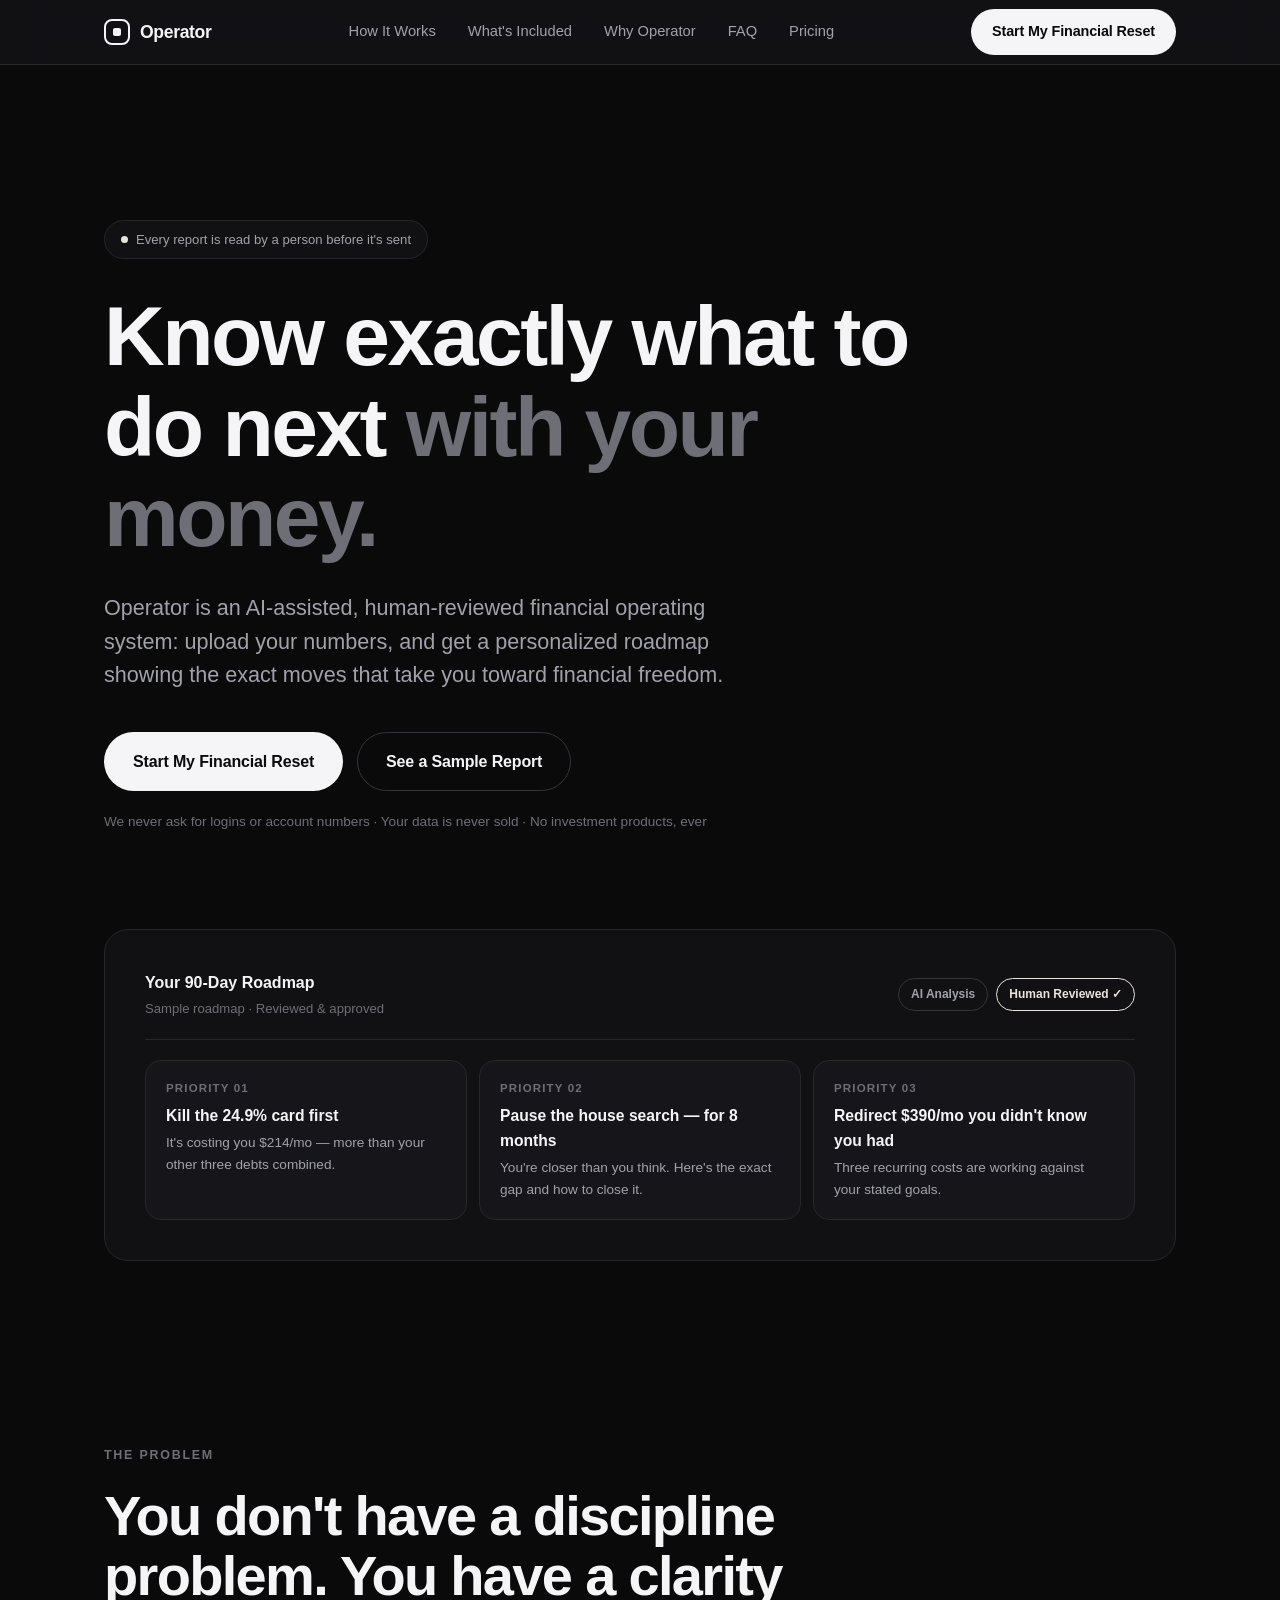
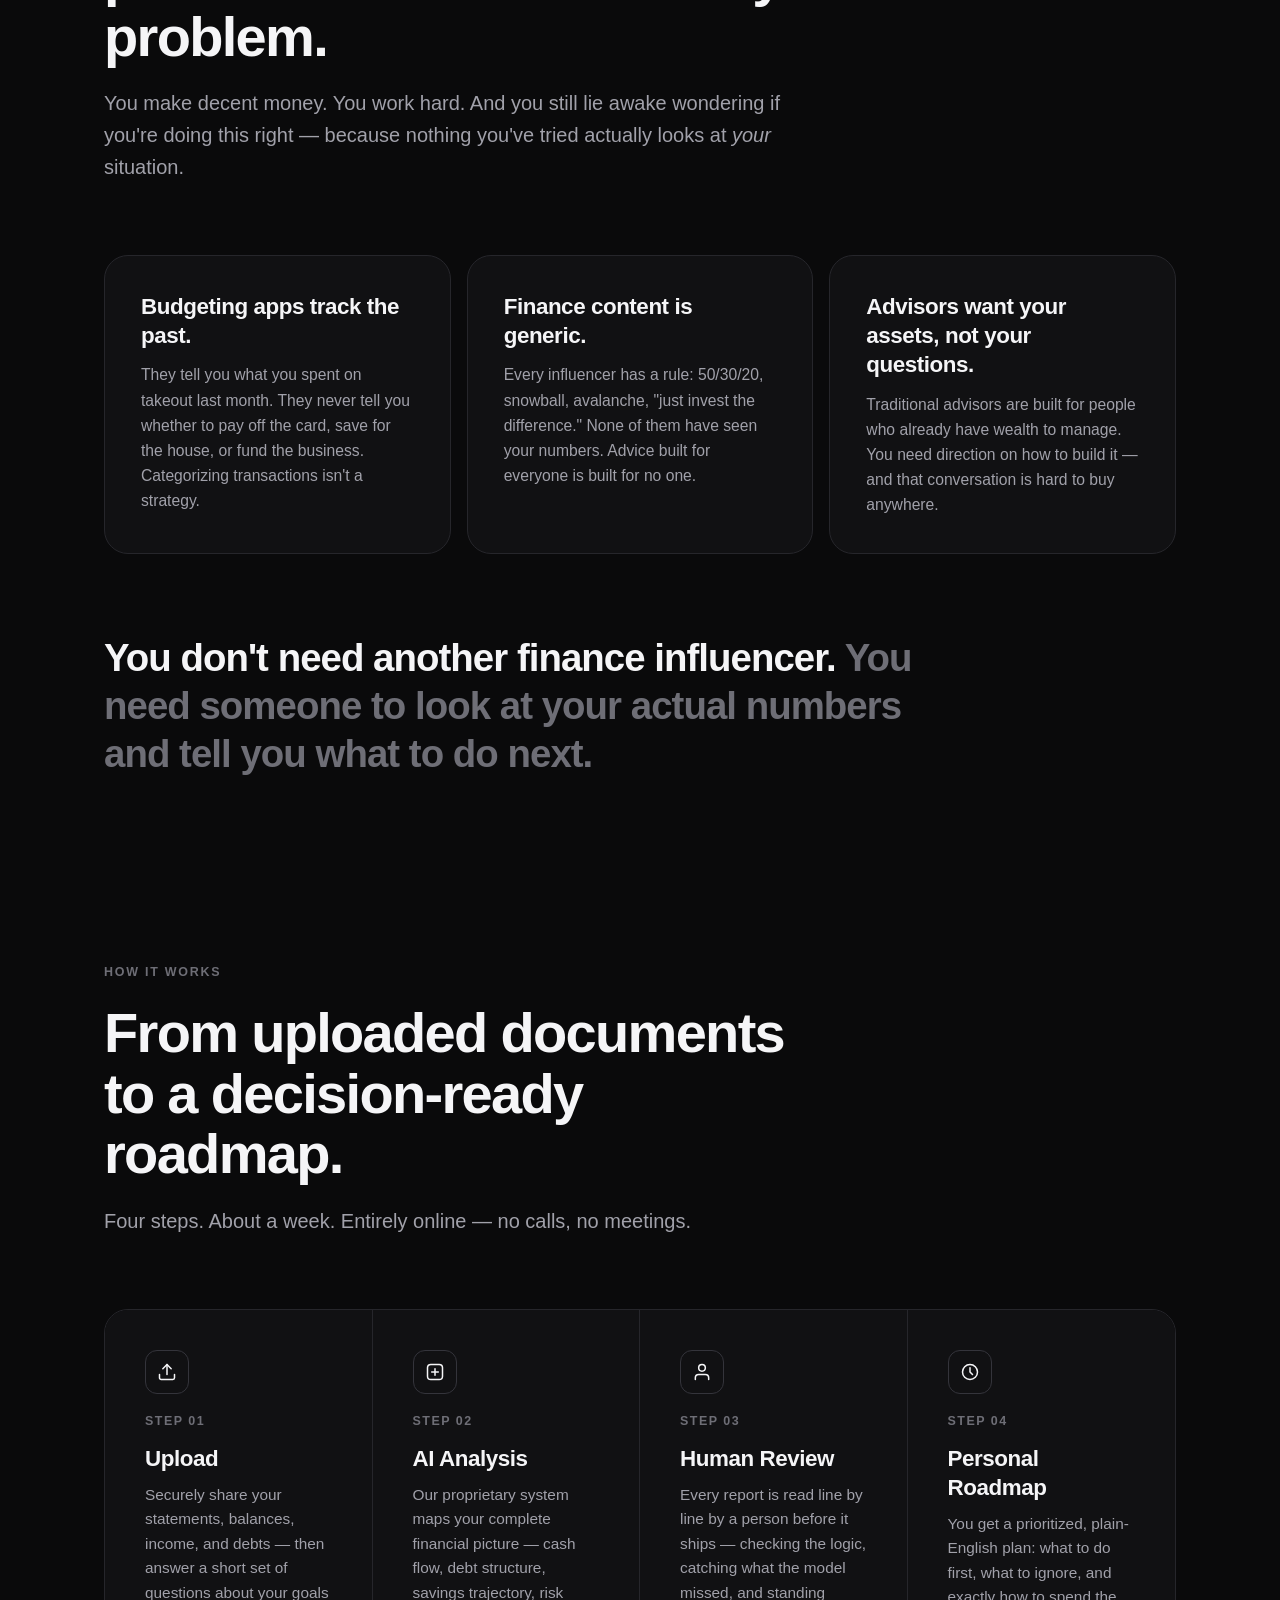
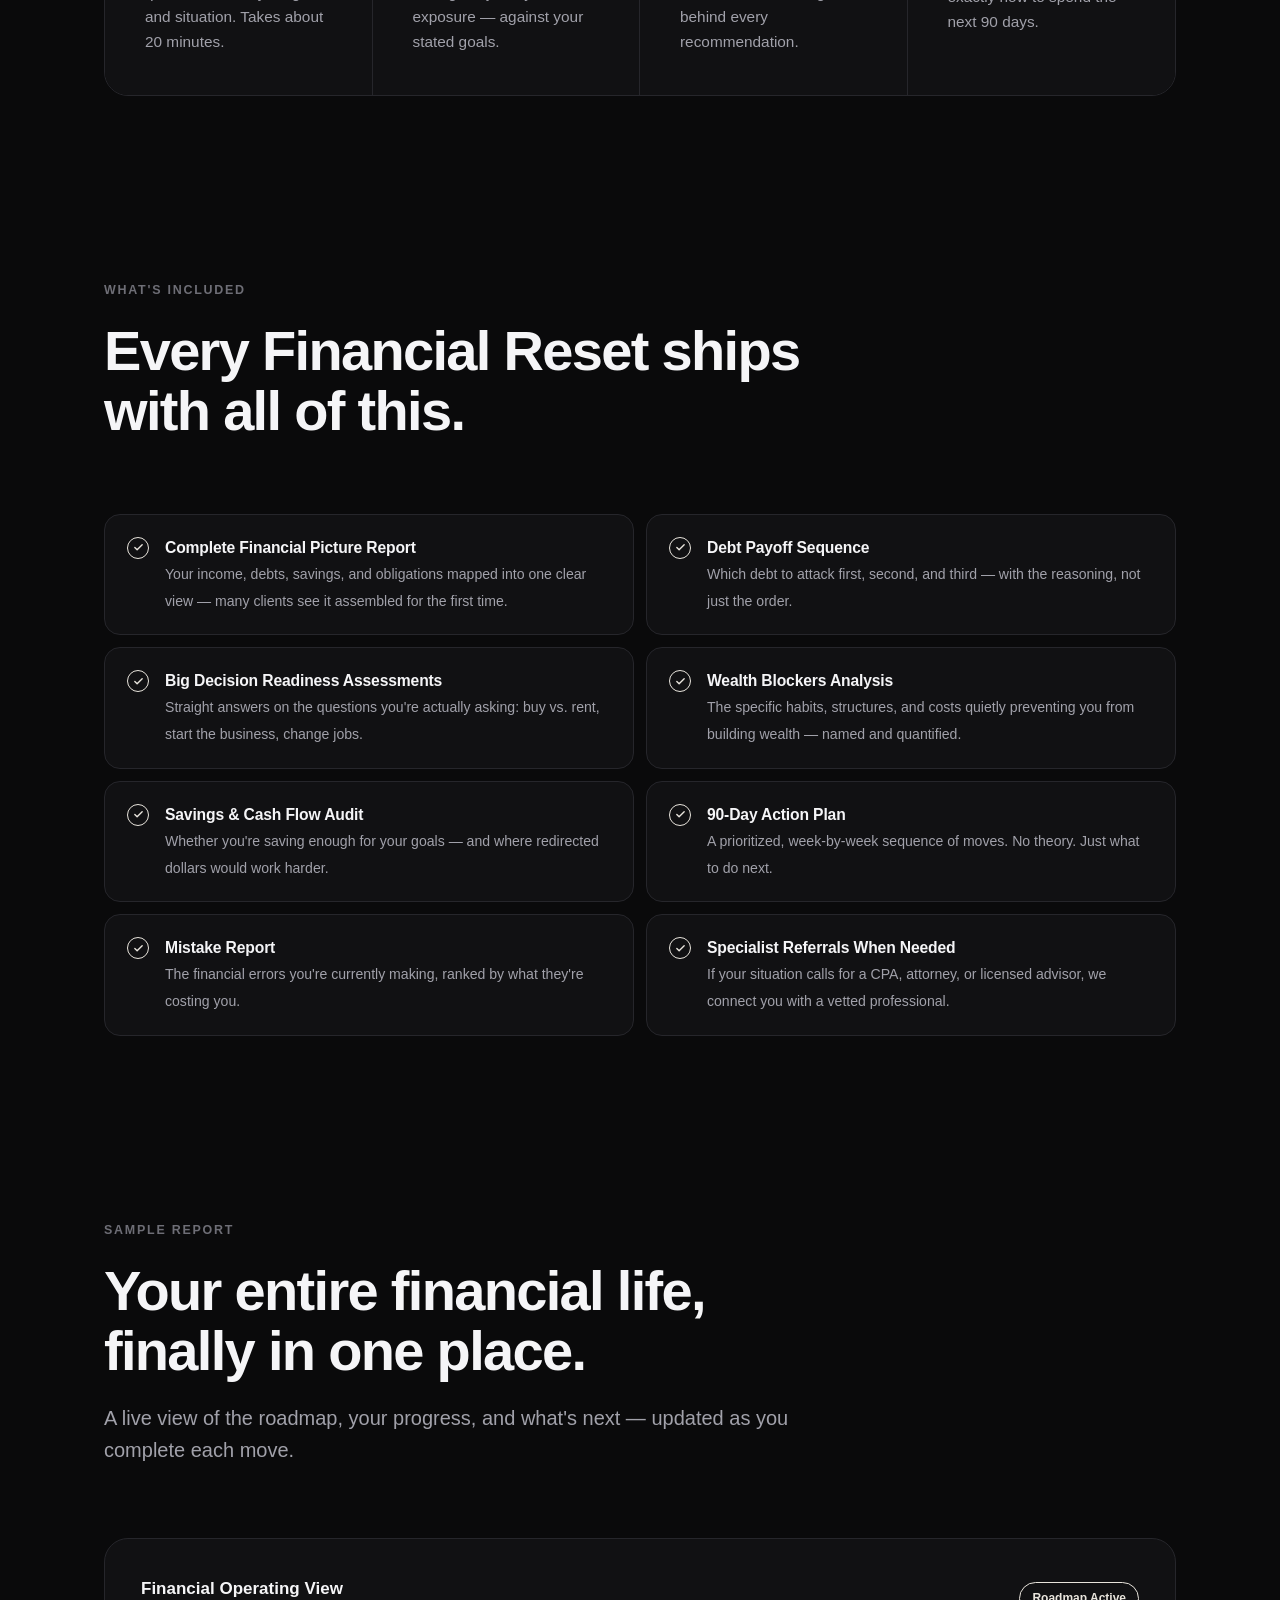
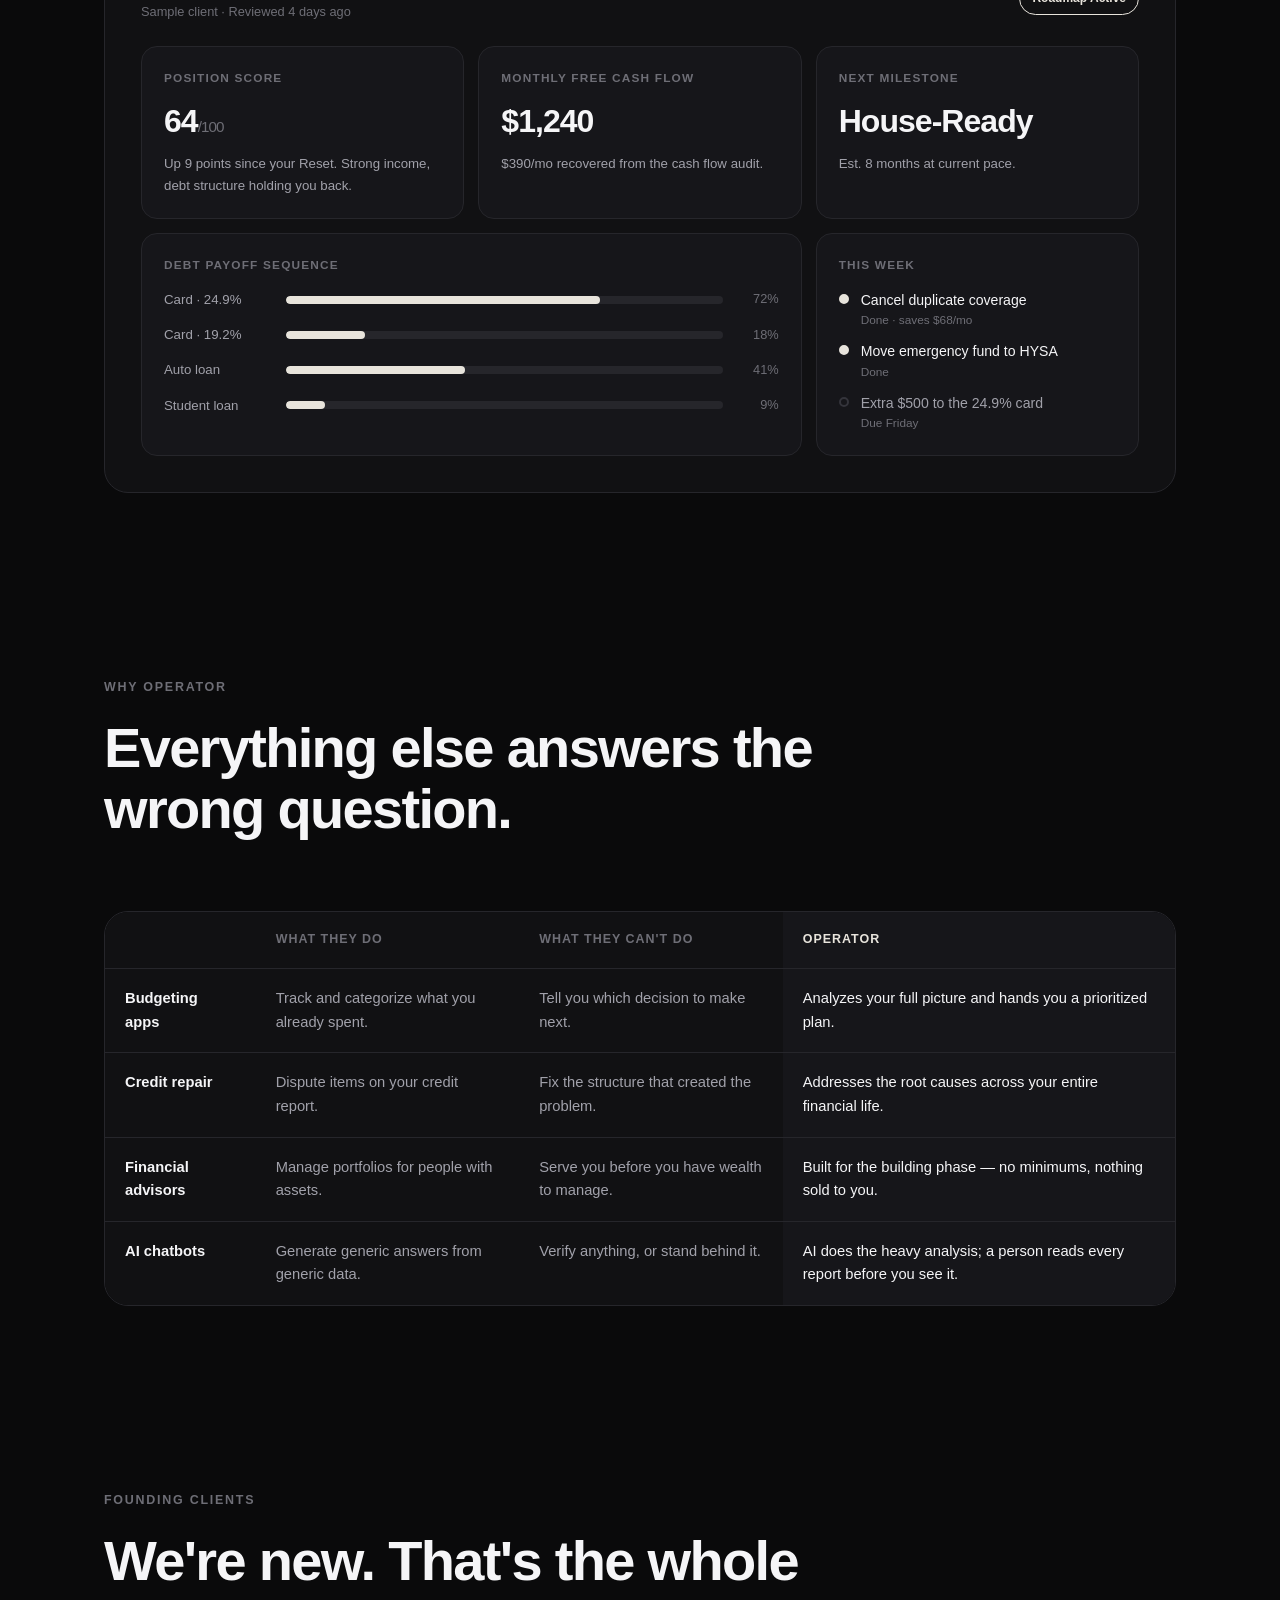
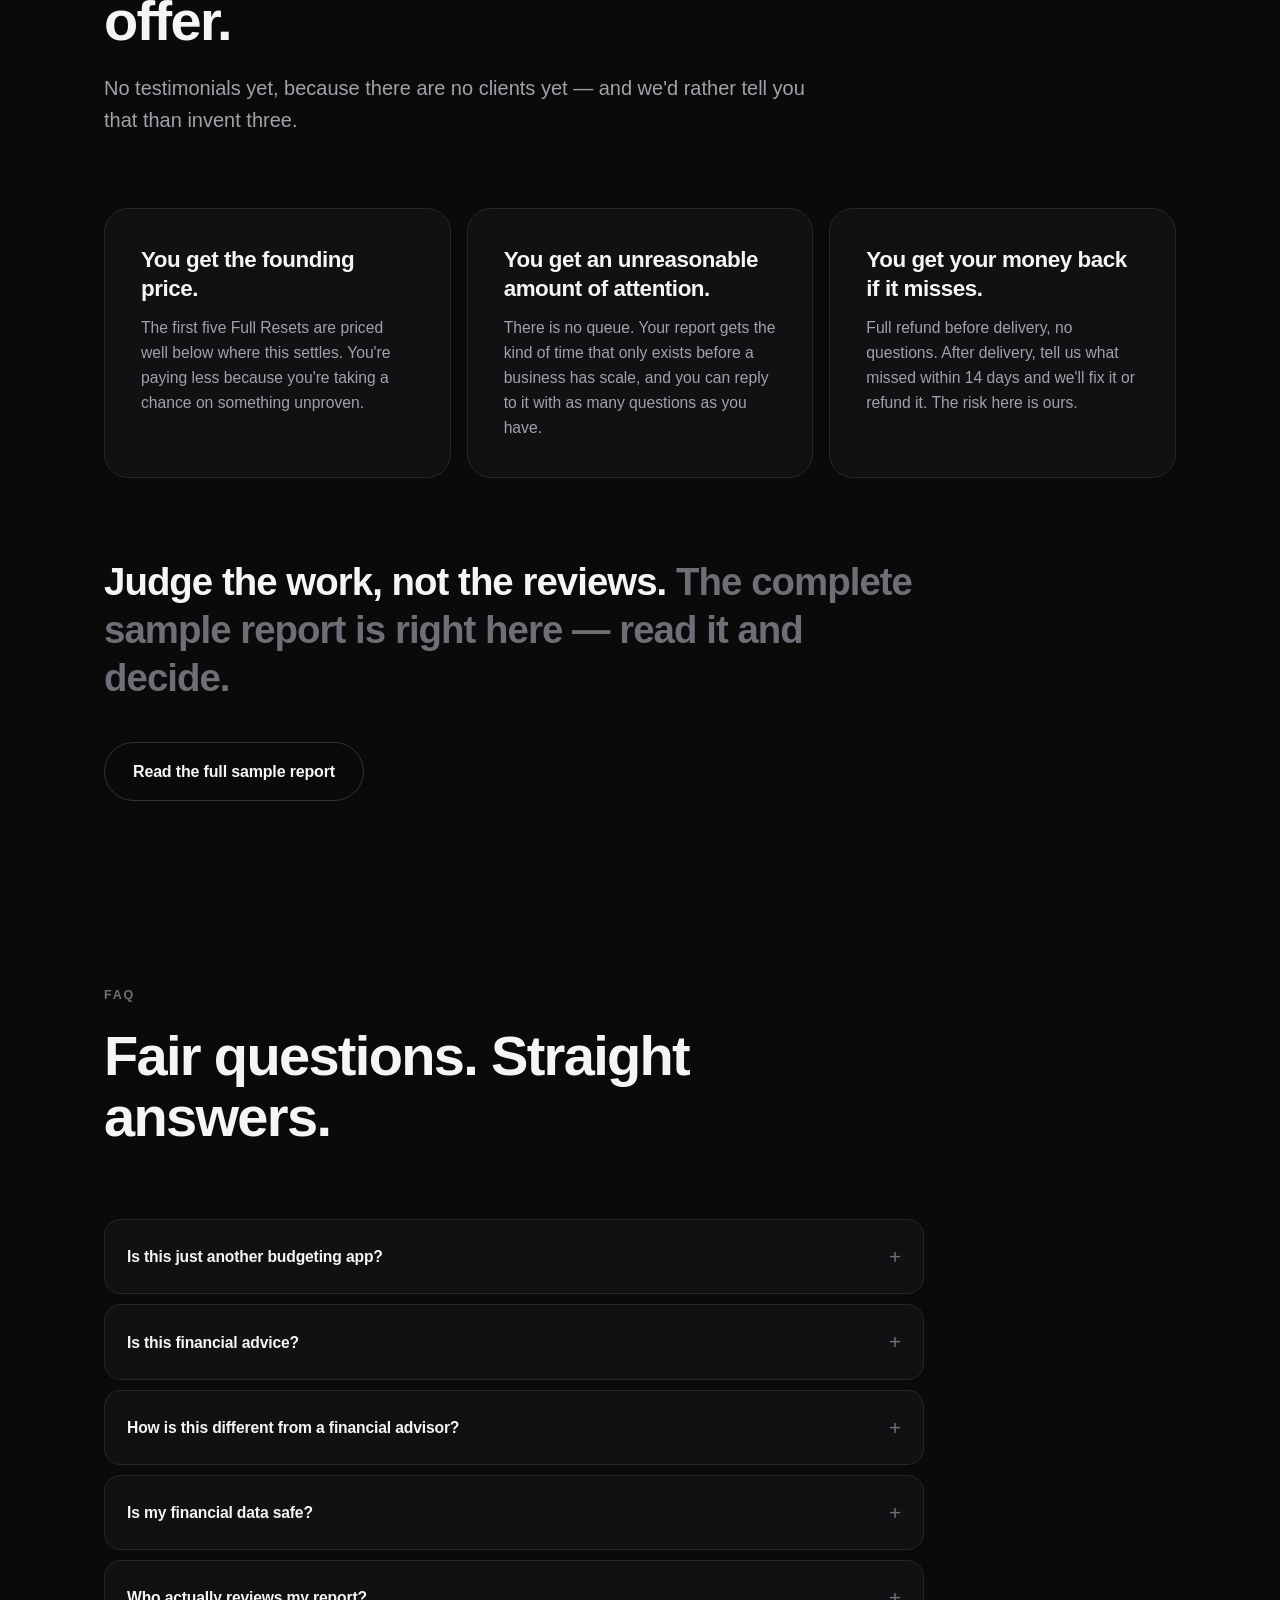
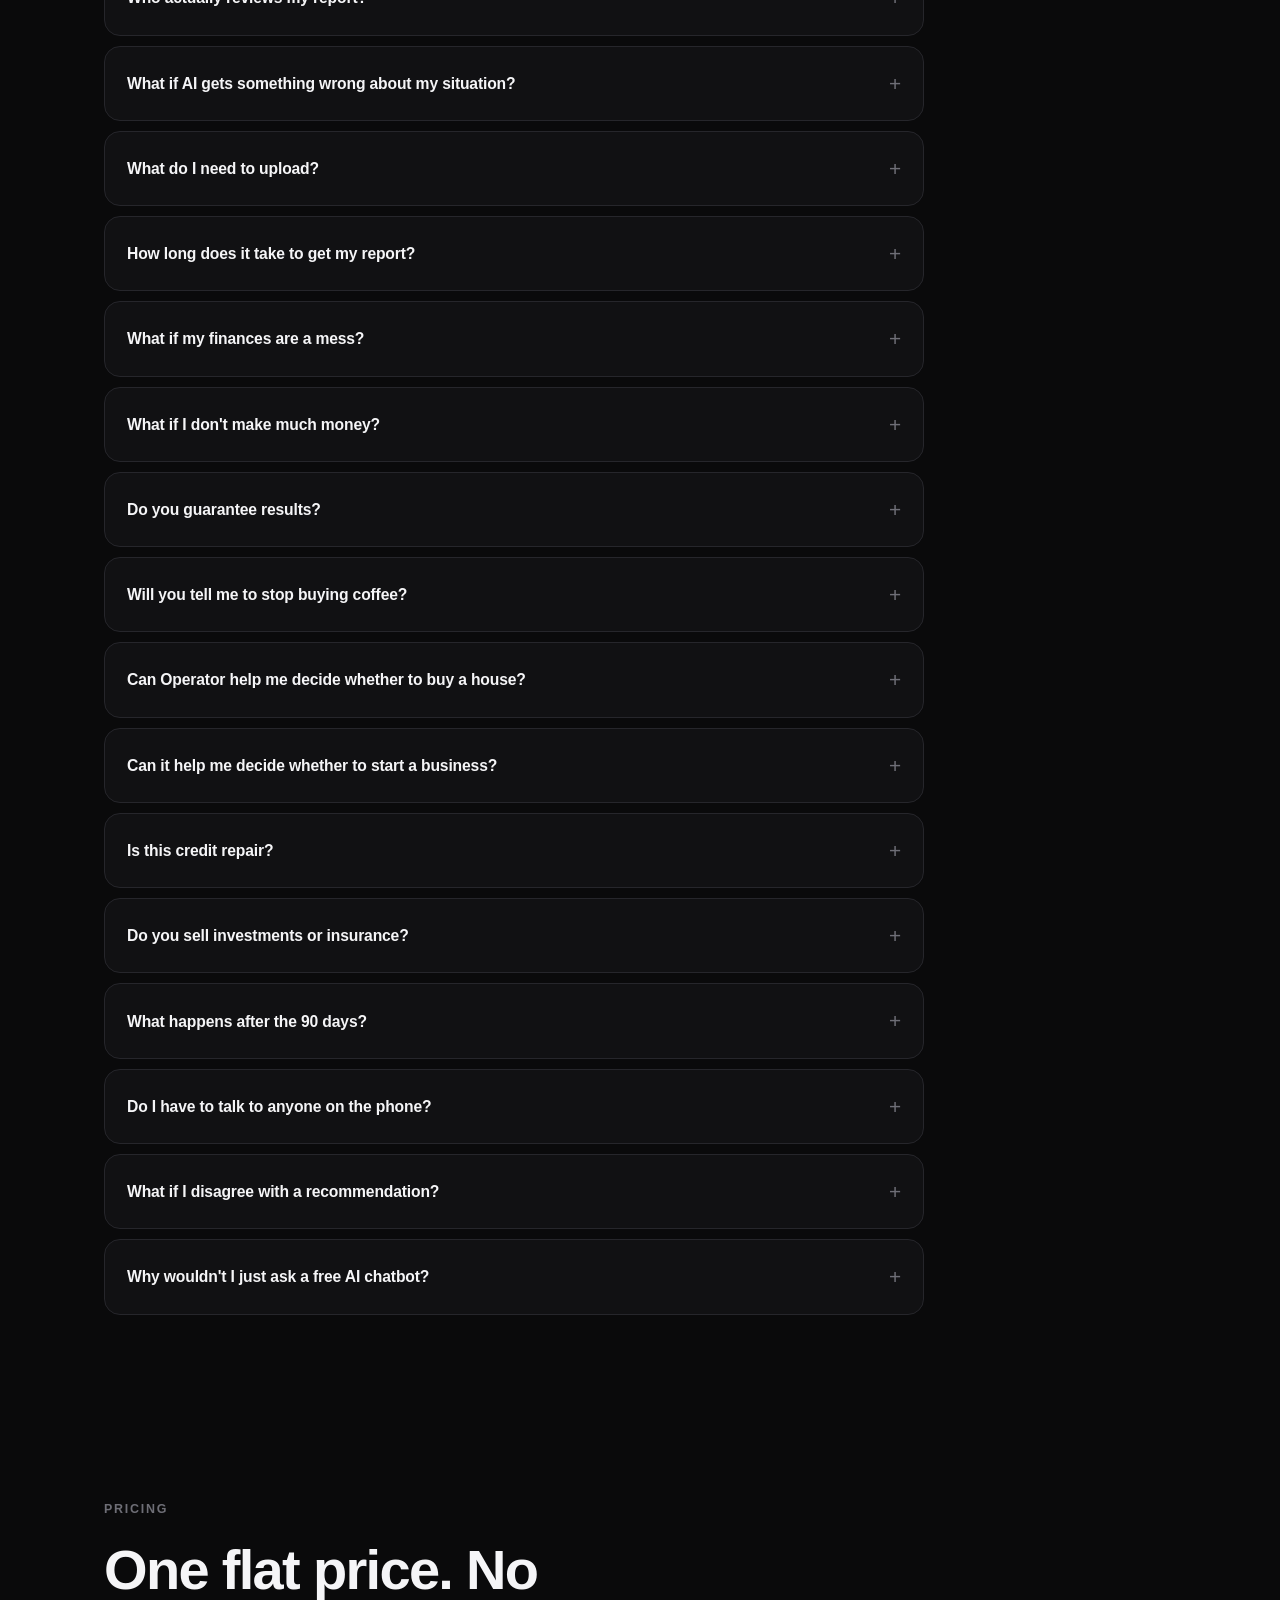
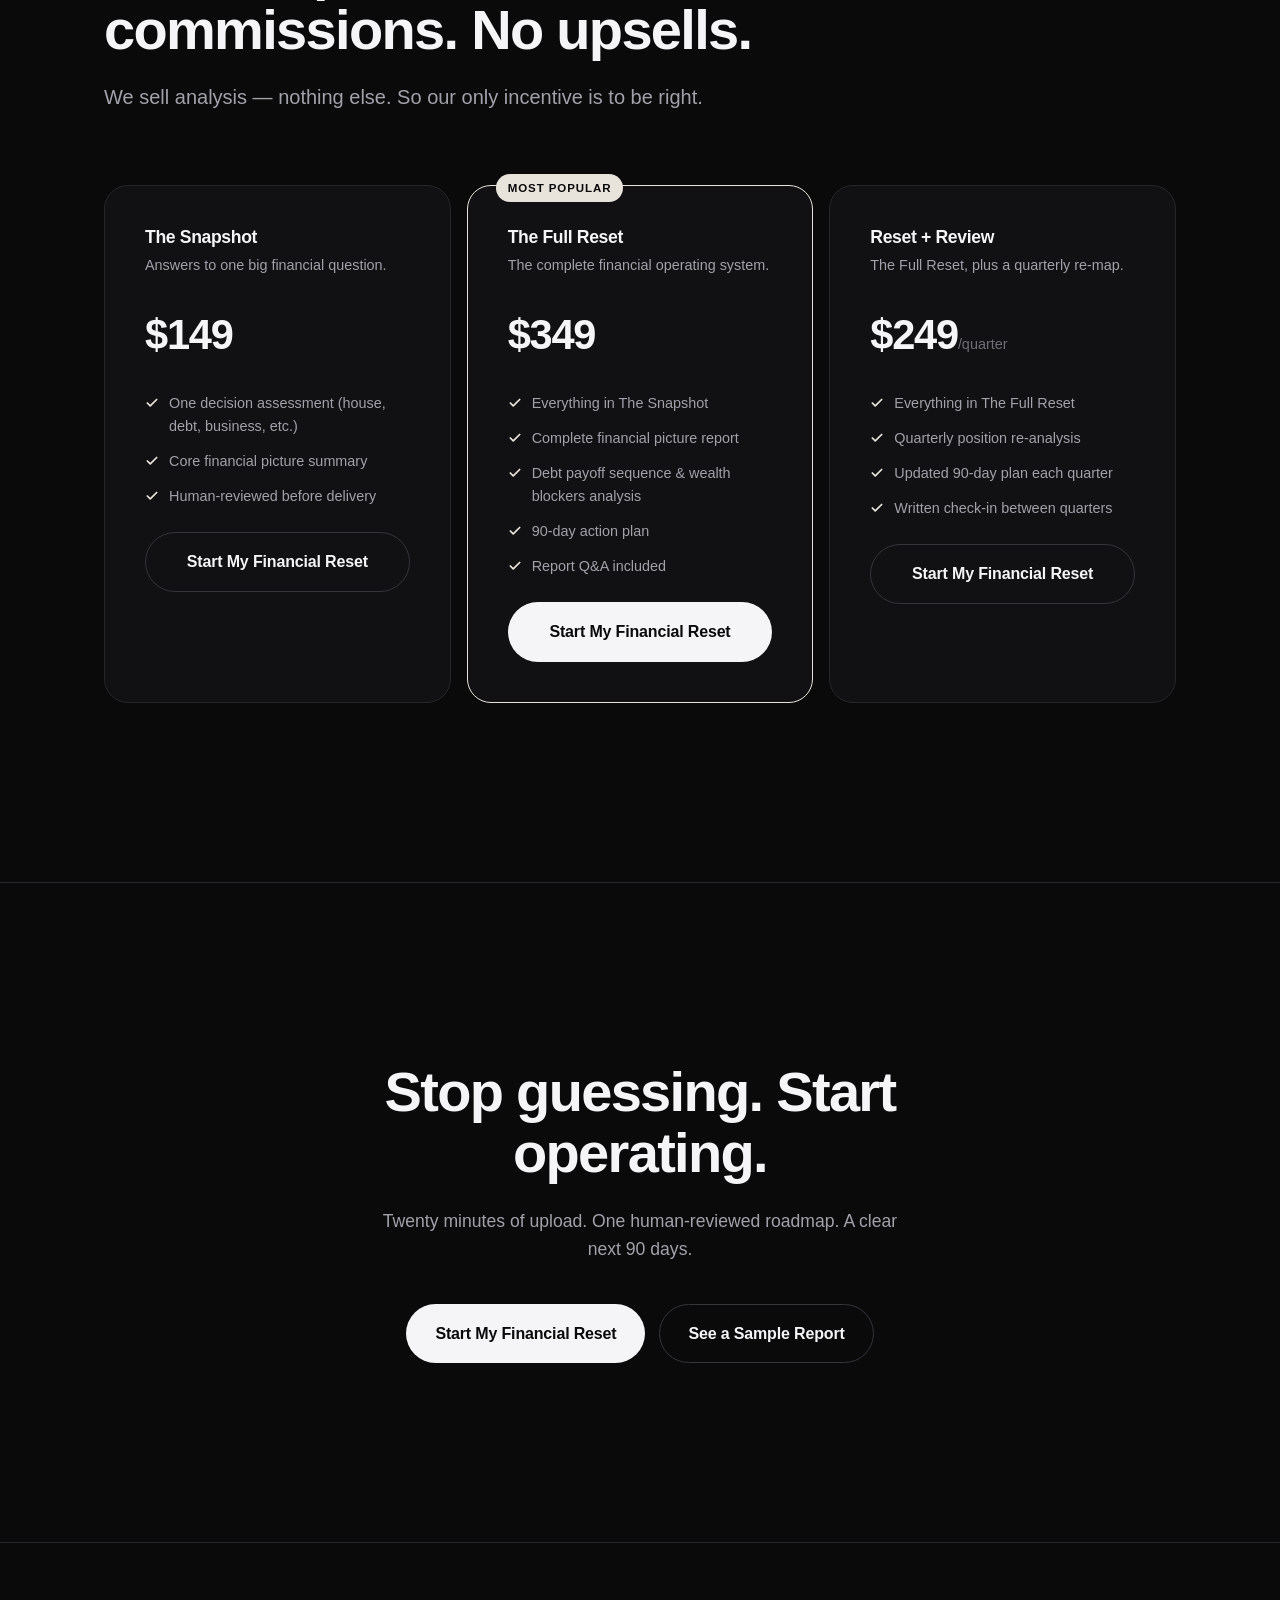
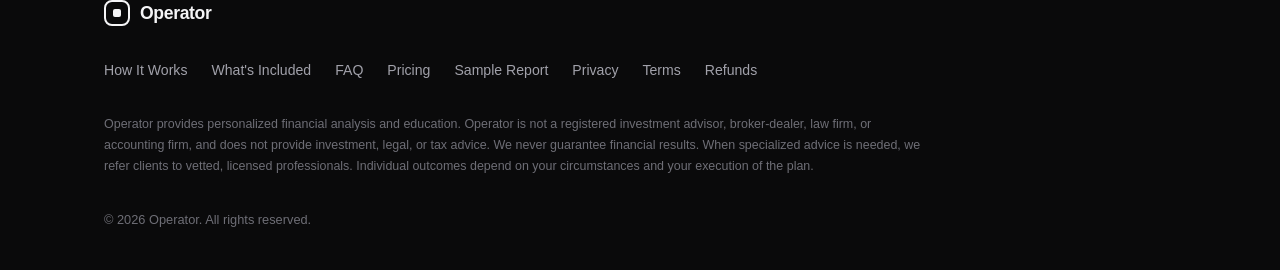
<file: index.html>
<!DOCTYPE html>
<html lang="en">
<head>
<meta charset="UTF-8" />
<meta name="viewport" content="width=device-width, initial-scale=1.0" />
<title>Operator — Know Exactly What to Do Next With Your Money</title>
<meta name="description" content="Operator is an AI-assisted, human-reviewed financial operating system. Upload your numbers, get a personalized roadmap for what to do next — debt, home buying, saving, and your next 90 days." />
<meta property="og:title" content="Operator — Know Exactly What to Do Next With Your Money" />
<meta property="og:description" content="Not a budgeting app. Not coaching. A human-reviewed analysis of your complete financial picture, with a step-by-step roadmap." />
<meta property="og:type" content="website" />
<script type="application/ld+json">
{
  "@context": "https://schema.org",
  "@type": "Organization",
  "name": "Operator",
  "description": "AI-assisted, human-reviewed financial operating system delivering personalized financial roadmaps.",
  "slogan": "Know exactly what to do next with your money."
}
</script>
<script type="application/ld+json">
{
  "@context": "https://schema.org",
  "@type": "Service",
  "name": "Operator Financial Reset",
  "serviceType": "Personalized financial analysis and roadmap",
  "provider": { "@type": "Organization", "name": "Operator" },
  "areaServed": "US",
  "description": "Share your financial information online. Our system analyzes your complete financial picture, a person reviews every report before it is sent, and you receive a personalized roadmap for your next 90 days."
}
</script>
<!-- All configuration lives in config.js — one file, every page. -->
<script src="config.js"></script>
<style>
  :root {
    --bg: #0A0A0B;
    --bg-raised: #111113;
    --bg-card: #16161A;
    --border: #26262B;
    --border-strong: #34343B;
    --text: #F5F5F7;
    --text-secondary: #A1A1AA;
    --text-tertiary: #6E6E76;
    --accent: #E8E4DC;      /* warm off-white — the "signal" color */
    --glass: rgba(22, 22, 26, 0.72);
    --radius-lg: 24px;
    --radius-md: 16px;
    --radius-sm: 10px;
    --radius-pill: 999px;
    --space-section: clamp(96px, 14vw, 180px);
    --container: 1120px;
  }

  * { margin: 0; padding: 0; box-sizing: border-box; }
  html { scroll-behavior: smooth; }
  body {
    background: var(--bg);
    color: var(--text);
    font-family: "Inter", -apple-system, BlinkMacSystemFont, "SF Pro Display", "Segoe UI", Roboto, sans-serif;
    font-size: 17px;
    line-height: 1.6;
    -webkit-font-smoothing: antialiased;
    text-rendering: optimizeLegibility;
  }

  ::selection { background: var(--accent); color: var(--bg); }

  .container {
    width: 100%;
    max-width: var(--container);
    margin: 0 auto;
    padding: 0 24px;
  }

  h1, h2, h3 { font-weight: 600; letter-spacing: -0.03em; line-height: 1.08; }
  h1 { font-size: clamp(2.6rem, 8.5vw, 5.25rem); }
  h2 { font-size: clamp(2rem, 6vw, 3.5rem); }
  h3 { font-size: clamp(1.15rem, 3vw, 1.4rem); letter-spacing: -0.02em; line-height: 1.3; }

  p { color: var(--text-secondary); }

  a { color: inherit; text-decoration: none; }

  section { padding: var(--space-section) 0 0; }

  .eyebrow {
    display: inline-block;
    font-size: 0.78rem;
    font-weight: 600;
    letter-spacing: 0.14em;
    text-transform: uppercase;
    color: var(--text-tertiary);
    margin-bottom: 20px;
  }

  .section-head { max-width: 720px; margin-bottom: clamp(40px, 6vw, 72px); }
  .section-head p { margin-top: 20px; font-size: clamp(1.05rem, 2.5vw, 1.25rem); }

  /* ---------- Buttons ---------- */
  .btn {
    display: inline-flex;
    align-items: center;
    justify-content: center;
    gap: 8px;
    padding: 16px 28px;
    border-radius: var(--radius-pill);
    font-size: 1rem;
    font-weight: 600;
    letter-spacing: -0.01em;
    border: 1px solid transparent;
    cursor: pointer;
    transition: transform 0.15s ease, background 0.15s ease, border-color 0.15s ease;
    white-space: nowrap;
  }
  .btn:active { transform: scale(0.98); }
  .btn-primary { background: var(--text); color: var(--bg); }
  .btn-primary:hover { background: #FFFFFF; }
  .btn-secondary {
    background: transparent;
    color: var(--text);
    border-color: var(--border-strong);
  }
  .btn-secondary:hover { border-color: var(--text-tertiary); }

  /* ---------- Nav ---------- */
  .nav {
    position: fixed;
    top: 0; left: 0; right: 0;
    z-index: 100;
    background: var(--glass);
    -webkit-backdrop-filter: blur(20px);
    backdrop-filter: blur(20px);
    border-bottom: 1px solid var(--border);
  }
  .nav-inner {
    display: flex;
    align-items: center;
    justify-content: space-between;
    height: 64px;
  }
  .logo {
    display: flex;
    align-items: center;
    gap: 10px;
    font-weight: 700;
    font-size: 1.1rem;
    letter-spacing: -0.02em;
  }
  .logo-mark {
    width: 26px; height: 26px;
    border: 2px solid var(--text);
    border-radius: 8px;
    display: grid;
    place-items: center;
  }
  .logo-mark::after {
    content: "";
    width: 8px; height: 8px;
    background: var(--text);
    border-radius: 2px;
  }
  .nav-links { display: none; gap: 32px; font-size: 0.92rem; color: var(--text-secondary); }
  .nav-links a:hover { color: var(--text); }
  .nav .btn { padding: 10px 20px; font-size: 0.9rem; }

  /* ---------- Hero ---------- */
  .hero { padding-top: clamp(140px, 22vw, 220px); text-align: left; }
  .hero-badge {
    display: inline-flex;
    align-items: center;
    gap: 8px;
    padding: 8px 16px;
    border: 1px solid var(--border);
    border-radius: var(--radius-pill);
    font-size: 0.82rem;
    color: var(--text-secondary);
    margin-bottom: 32px;
    background: var(--bg-raised);
  }
  .hero-badge .dot {
    width: 7px; height: 7px;
    border-radius: 50%;
    background: var(--accent);
  }
  .hero h1 { max-width: 900px; }
  .hero h1 .dim { color: var(--text-tertiary); }
  .hero-sub {
    margin-top: 28px;
    max-width: 640px;
    font-size: clamp(1.1rem, 3vw, 1.35rem);
    line-height: 1.55;
  }
  .hero-ctas {
    display: flex;
    flex-wrap: wrap;
    gap: 14px;
    margin-top: 40px;
  }
  .hero-note {
    margin-top: 20px;
    font-size: 0.85rem;
    color: var(--text-tertiary);
  }

  /* Hero visual: report card */
  .hero-visual {
    margin-top: clamp(56px, 9vw, 96px);
    border: 1px solid var(--border);
    border-radius: var(--radius-lg);
    background: var(--bg-raised);
    padding: clamp(20px, 4vw, 40px);
    overflow: hidden;
  }
  .report-header {
    display: flex;
    justify-content: space-between;
    align-items: center;
    flex-wrap: wrap;
    gap: 12px;
    padding-bottom: 20px;
    border-bottom: 1px solid var(--border);
  }
  .report-title { font-weight: 600; font-size: 1rem; }
  .report-title span { color: var(--text-tertiary); font-weight: 400; display: block; font-size: 0.82rem; margin-top: 2px; }
  .tag {
    font-size: 0.75rem;
    font-weight: 600;
    padding: 6px 12px;
    border-radius: var(--radius-pill);
    border: 1px solid var(--border-strong);
    color: var(--text-secondary);
  }
  .tag.reviewed { border-color: var(--accent); color: var(--accent); }
  .report-grid {
    display: grid;
    grid-template-columns: 1fr;
    gap: 12px;
    margin-top: 20px;
  }
  .report-item {
    background: var(--bg-card);
    border: 1px solid var(--border);
    border-radius: var(--radius-md);
    padding: 18px 20px;
  }
  .report-item .num {
    font-size: 0.72rem;
    font-weight: 600;
    letter-spacing: 0.1em;
    color: var(--text-tertiary);
    text-transform: uppercase;
  }
  .report-item .action { margin-top: 6px; font-weight: 600; font-size: 0.98rem; color: var(--text); }
  .report-item .why { margin-top: 4px; font-size: 0.85rem; color: var(--text-secondary); }

  /* ---------- Problem ---------- */
  .problem-grid {
    display: grid;
    grid-template-columns: 1fr;
    gap: 16px;
  }
  .problem-card {
    border: 1px solid var(--border);
    border-radius: var(--radius-lg);
    padding: clamp(24px, 4vw, 36px);
    background: var(--bg-raised);
  }
  .problem-card h3 { margin-bottom: 12px; }
  .problem-card p { font-size: 0.98rem; }
  .problem-statement {
    margin-top: clamp(48px, 7vw, 80px);
    font-size: clamp(1.4rem, 4.5vw, 2.4rem);
    font-weight: 600;
    letter-spacing: -0.025em;
    line-height: 1.25;
    max-width: 820px;
    color: var(--text);
  }
  .problem-statement .dim { color: var(--text-tertiary); }

  /* ---------- How it works ---------- */
  .steps {
    display: grid;
    grid-template-columns: 1fr;
    gap: 0;
    border: 1px solid var(--border);
    border-radius: var(--radius-lg);
    overflow: hidden;
  }
  .step {
    padding: clamp(28px, 4vw, 40px);
    background: var(--bg-raised);
    border-bottom: 1px solid var(--border);
    position: relative;
  }
  .step:last-child { border-bottom: none; }
  .step-num {
    font-size: 0.78rem;
    font-weight: 600;
    letter-spacing: 0.12em;
    color: var(--text-tertiary);
    text-transform: uppercase;
  }
  .step h3 { margin: 12px 0 10px; }
  .step p { font-size: 0.96rem; max-width: 480px; }
  .step-icon {
    width: 44px; height: 44px;
    border: 1px solid var(--border-strong);
    border-radius: 12px;
    display: grid;
    place-items: center;
    margin-bottom: 18px;
    color: var(--text);
  }
  .step-icon svg { width: 20px; height: 20px; }

  /* ---------- What's included ---------- */
  .included-list {
    display: grid;
    grid-template-columns: 1fr;
    gap: 12px;
  }
  .included-item {
    display: flex;
    gap: 16px;
    align-items: flex-start;
    padding: 20px 22px;
    border: 1px solid var(--border);
    border-radius: var(--radius-md);
    background: var(--bg-raised);
  }
  .included-item .check {
    flex-shrink: 0;
    width: 22px; height: 22px;
    border-radius: 50%;
    border: 1.5px solid var(--accent);
    display: grid;
    place-items: center;
    margin-top: 2px;
  }
  .included-item .check svg { width: 11px; height: 11px; color: var(--accent); }
  .included-item strong { display: block; font-weight: 600; font-size: 0.98rem; letter-spacing: -0.01em; }
  .included-item span { font-size: 0.88rem; color: var(--text-secondary); }

  /* ---------- Dashboard ---------- */
  .dashboard {
    border: 1px solid var(--border);
    border-radius: var(--radius-lg);
    background: var(--bg-raised);
    padding: clamp(20px, 3.5vw, 36px);
  }
  .dash-top {
    display: flex;
    justify-content: space-between;
    align-items: center;
    flex-wrap: wrap;
    gap: 12px;
    margin-bottom: 24px;
  }
  .dash-top .who { font-weight: 600; }
  .dash-top .who span { display: block; font-size: 0.8rem; color: var(--text-tertiary); font-weight: 400; }
  .dash-grid {
    display: grid;
    grid-template-columns: 1fr;
    gap: 14px;
  }
  .dash-card {
    background: var(--bg-card);
    border: 1px solid var(--border);
    border-radius: var(--radius-md);
    padding: 22px;
  }
  .dash-label {
    font-size: 0.74rem;
    font-weight: 600;
    letter-spacing: 0.1em;
    text-transform: uppercase;
    color: var(--text-tertiary);
  }
  .dash-value {
    font-size: 2rem;
    font-weight: 650;
    letter-spacing: -0.03em;
    margin-top: 8px;
  }
  .dash-value small { font-size: 0.95rem; color: var(--text-tertiary); font-weight: 500; }
  .dash-sub { font-size: 0.83rem; color: var(--text-secondary); margin-top: 6px; }
  .bar-row { display: flex; align-items: center; gap: 12px; margin-top: 14px; }
  .bar-row .bar-name { font-size: 0.83rem; width: 110px; flex-shrink: 0; color: var(--text-secondary); }
  .bar-track {
    flex: 1;
    height: 8px;
    background: var(--border);
    border-radius: var(--radius-pill);
    overflow: hidden;
  }
  .bar-fill { height: 100%; background: var(--accent); border-radius: var(--radius-pill); }
  .bar-row .bar-val { font-size: 0.8rem; color: var(--text-tertiary); width: 44px; text-align: right; flex-shrink: 0; }
  .timeline { margin-top: 14px; display: grid; gap: 10px; }
  .timeline-item { display: flex; gap: 12px; align-items: flex-start; }
  .timeline-item .t-dot {
    width: 10px; height: 10px;
    border-radius: 50%;
    border: 2px solid var(--border-strong);
    margin-top: 5px;
    flex-shrink: 0;
  }
  .timeline-item.done .t-dot { background: var(--accent); border-color: var(--accent); }
  .timeline-item .t-text { font-size: 0.88rem; color: var(--text-secondary); }
  .timeline-item.done .t-text { color: var(--text); }
  .timeline-item .t-when { font-size: 0.74rem; color: var(--text-tertiary); }

  /* ---------- Comparison ---------- */
  .compare-wrap { overflow-x: auto; border: 1px solid var(--border); border-radius: var(--radius-lg); }
  .compare {
    width: 100%;
    min-width: 680px;
    border-collapse: collapse;
    background: var(--bg-raised);
    font-size: 0.92rem;
  }
  .compare th, .compare td {
    padding: 18px 20px;
    text-align: left;
    border-bottom: 1px solid var(--border);
    vertical-align: top;
  }
  .compare tr:last-child td { border-bottom: none; }
  .compare th {
    font-size: 0.78rem;
    font-weight: 600;
    letter-spacing: 0.08em;
    text-transform: uppercase;
    color: var(--text-tertiary);
  }
  .compare td { color: var(--text-secondary); }
  .compare td:first-child { color: var(--text); font-weight: 600; }
  .compare .op-col { background: var(--bg-card); color: var(--text); }
  .compare th.op-col { color: var(--accent); }

  /* ---------- Testimonials ---------- */
  .quotes {
    display: grid;
    grid-template-columns: 1fr;
    gap: 16px;
  }
  .quote {
    border: 1px solid var(--border);
    border-radius: var(--radius-lg);
    padding: clamp(24px, 4vw, 34px);
    background: var(--bg-raised);
    display: flex;
    flex-direction: column;
    gap: 20px;
  }
  .quote p { font-size: 1.02rem; color: var(--text); line-height: 1.55; }
  .quote-who { display: flex; align-items: center; gap: 12px; }
  .avatar {
    width: 40px; height: 40px;
    border-radius: 50%;
    background: var(--bg-card);
    border: 1px solid var(--border-strong);
    display: grid;
    place-items: center;
    font-size: 0.85rem;
    font-weight: 600;
    color: var(--text-secondary);
  }
  .quote-who strong { font-size: 0.92rem; display: block; }
  .quote-who span { font-size: 0.8rem; color: var(--text-tertiary); }

  /* ---------- FAQ ---------- */
  .faq-list { display: grid; gap: 10px; max-width: 820px; }
  .faq-item {
    border: 1px solid var(--border);
    border-radius: var(--radius-md);
    background: var(--bg-raised);
    overflow: hidden;
  }
  .faq-item summary {
    list-style: none;
    cursor: pointer;
    padding: 20px 22px;
    font-weight: 600;
    font-size: 0.98rem;
    letter-spacing: -0.01em;
    display: flex;
    justify-content: space-between;
    align-items: center;
    gap: 16px;
  }
  .faq-item summary::-webkit-details-marker { display: none; }
  .faq-item summary::after {
    content: "+";
    font-size: 1.3rem;
    font-weight: 400;
    color: var(--text-tertiary);
    flex-shrink: 0;
    transition: transform 0.2s ease;
  }
  .faq-item[open] summary::after { transform: rotate(45deg); }
  .faq-item .faq-body { padding: 0 22px 22px; font-size: 0.94rem; color: var(--text-secondary); }

  /* ---------- Pricing ---------- */
  .pricing-grid {
    display: grid;
    grid-template-columns: 1fr;
    gap: 16px;
  }
  .price-card {
    border: 1px solid var(--border);
    border-radius: var(--radius-lg);
    background: var(--bg-raised);
    padding: clamp(28px, 4vw, 40px);
    display: flex;
    flex-direction: column;
    gap: 24px;
  }
  .price-card.featured { border-color: var(--accent); position: relative; }
  .price-card .plan-tag {
    position: absolute;
    top: -12px; left: 28px;
    background: var(--accent);
    color: var(--bg);
    font-size: 0.72rem;
    font-weight: 700;
    letter-spacing: 0.08em;
    text-transform: uppercase;
    padding: 5px 12px;
    border-radius: var(--radius-pill);
  }
  .price-card h3 { font-size: 1.1rem; }
  .price-card .plan-desc { font-size: 0.9rem; margin-top: 6px; }
  .price { font-size: 2.6rem; font-weight: 650; letter-spacing: -0.03em; }
  .price small { font-size: 0.9rem; font-weight: 500; color: var(--text-tertiary); letter-spacing: 0; }
  .price-features { display: grid; gap: 12px; font-size: 0.9rem; color: var(--text-secondary); }
  .price-features div { display: flex; gap: 10px; align-items: flex-start; }
  .price-features svg { width: 14px; height: 14px; color: var(--accent); flex-shrink: 0; margin-top: 4px; }
  .price-card .btn { width: 100%; }

  /* ---------- Final CTA ---------- */
  .final-cta {
    text-align: center;
    padding: var(--space-section) 24px;
    border-top: 1px solid var(--border);
    margin-top: var(--space-section);
  }
  .final-cta h2 { max-width: 760px; margin: 0 auto; }
  .final-cta p { max-width: 540px; margin: 24px auto 0; font-size: 1.1rem; }
  .final-cta .hero-ctas { justify-content: center; margin-top: 40px; }

  /* ---------- Footer ---------- */
  footer {
    border-top: 1px solid var(--border);
    padding: 56px 0 40px;
  }
  .footer-inner { display: grid; gap: 32px; }
  .footer-links { display: flex; flex-wrap: wrap; gap: 24px; font-size: 0.88rem; color: var(--text-secondary); }
  .footer-links a:hover { color: var(--text); }
  .disclaimer {
    font-size: 0.78rem;
    color: var(--text-tertiary);
    line-height: 1.7;
    max-width: 820px;
  }
  .copyright { font-size: 0.8rem; color: var(--text-tertiary); }

  /* ---------- Modal (email capture fallback) ---------- */
  .modal-overlay {
    position: fixed;
    inset: 0;
    z-index: 200;
    background: rgba(0, 0, 0, 0.7);
    -webkit-backdrop-filter: blur(8px);
    backdrop-filter: blur(8px);
    display: none;
    align-items: center;
    justify-content: center;
    padding: 24px;
  }
  .modal-overlay.open { display: flex; }
  .modal {
    width: 100%;
    max-width: 440px;
    background: var(--bg-raised);
    border: 1px solid var(--border-strong);
    border-radius: var(--radius-lg);
    padding: 32px;
  }
  .modal-head {
    display: flex;
    justify-content: space-between;
    align-items: flex-start;
    gap: 16px;
    margin-bottom: 10px;
  }
  .modal-x {
    background: none;
    border: none;
    color: var(--text-tertiary);
    font-size: 1.6rem;
    line-height: 1;
    cursor: pointer;
    padding: 0;
  }
  .modal-x:hover { color: var(--text); }
  .modal p { font-size: 0.92rem; margin-bottom: 20px; }
  .modal form { display: flex; flex-direction: column; gap: 12px; }
  .modal input[type="email"] {
    background: var(--bg-card);
    border: 1px solid var(--border-strong);
    border-radius: var(--radius-pill);
    padding: 14px 20px;
    color: var(--text);
    font-size: 1rem;
    font-family: inherit;
    outline: none;
  }
  .modal input[type="email"]:focus { border-color: var(--text-tertiary); }
  .modal .modal-fine { font-size: 0.78rem; color: var(--text-tertiary); margin: 12px 0 0; }

  /* ---------- Desktop ---------- */
  @media (min-width: 720px) {
    .nav-links { display: flex; }
    .report-grid { grid-template-columns: repeat(3, 1fr); }
    .problem-grid { grid-template-columns: repeat(3, 1fr); }
    .steps { grid-template-columns: repeat(4, 1fr); }
    .step { border-bottom: none; border-right: 1px solid var(--border); }
    .step:last-child { border-right: none; }
    .included-list { grid-template-columns: repeat(2, 1fr); }
    .dash-grid { grid-template-columns: repeat(3, 1fr); }
    .dash-card.wide { grid-column: span 2; }
    .quotes { grid-template-columns: repeat(3, 1fr); }
    .pricing-grid { grid-template-columns: repeat(3, 1fr); }
  }
</style>
</head>
<body>

<!-- ======================= NAV ======================= -->
<nav class="nav">
  <div class="container nav-inner">
    <a href="#" class="logo"><span class="logo-mark"></span>Operator</a>
    <div class="nav-links">
      <a href="#how">How It Works</a>
      <a href="#included">What's Included</a>
      <a href="#different">Why Operator</a>
      <a href="#faq">FAQ</a>
      <a href="#pricing">Pricing</a>
    </div>
    <a href="#pricing" class="btn btn-primary">Start My Financial Reset</a>
  </div>
</nav>

<!-- ======================= HERO ======================= -->
<header class="hero">
  <div class="container">
    <div class="hero-badge"><span class="dot"></span>Every report is read by a person before it's sent</div>
    <h1>Know exactly what to do next <span class="dim">with your money.</span></h1>
    <p class="hero-sub">Operator is an AI-assisted, human-reviewed financial operating system: upload your numbers, and get a personalized roadmap showing the exact moves that take you toward financial freedom.</p>
    <div class="hero-ctas">
      <a href="#pricing" class="btn btn-primary">Start My Financial Reset</a>
      <a href="#dashboard" class="btn btn-secondary" data-action="sample">See a Sample Report</a>
    </div>
    <p class="hero-note">We never ask for logins or account numbers &middot; Your data is never sold &middot; No investment products, ever</p>

    <div class="hero-visual" aria-label="Sample Operator roadmap preview">
      <div class="report-header">
        <div class="report-title">Your 90-Day Roadmap<span>Sample roadmap &middot; Reviewed &amp; approved</span></div>
        <div style="display:flex; gap:8px;">
          <span class="tag">AI Analysis</span>
          <span class="tag reviewed">Human Reviewed ✓</span>
        </div>
      </div>
      <div class="report-grid">
        <div class="report-item">
          <div class="num">Priority 01</div>
          <div class="action">Kill the 24.9% card first</div>
          <div class="why">It's costing you $214/mo — more than your other three debts combined.</div>
        </div>
        <div class="report-item">
          <div class="num">Priority 02</div>
          <div class="action">Pause the house search — for 8 months</div>
          <div class="why">You're closer than you think. Here's the exact gap and how to close it.</div>
        </div>
        <div class="report-item">
          <div class="num">Priority 03</div>
          <div class="action">Redirect $390/mo you didn't know you had</div>
          <div class="why">Three recurring costs are working against your stated goals.</div>
        </div>
      </div>
    </div>
  </div>
</header>

<!-- ======================= PROBLEM ======================= -->
<section id="problem">
  <div class="container">
    <div class="section-head">
      <span class="eyebrow">The Problem</span>
      <h2>You don't have a discipline problem. You have a clarity problem.</h2>
      <p>You make decent money. You work hard. And you still lie awake wondering if you're doing this right — because nothing you've tried actually looks at <em>your</em> situation.</p>
    </div>
    <div class="problem-grid">
      <div class="problem-card">
        <h3>Budgeting apps track the past.</h3>
        <p>They tell you what you spent on takeout last month. They never tell you whether to pay off the card, save for the house, or fund the business. Categorizing transactions isn't a strategy.</p>
      </div>
      <div class="problem-card">
        <h3>Finance content is generic.</h3>
        <p>Every influencer has a rule: 50/30/20, snowball, avalanche, "just invest the difference." None of them have seen your numbers. Advice built for everyone is built for no one.</p>
      </div>
      <div class="problem-card">
        <h3>Advisors want your assets, not your questions.</h3>
        <p>Traditional advisors are built for people who already have wealth to manage. You need direction on how to build it — and that conversation is hard to buy anywhere.</p>
      </div>
    </div>
    <p class="problem-statement">You don't need another finance influencer. <span class="dim">You need someone to look at your actual numbers and tell you what to do next.</span></p>
  </div>
</section>

<!-- ======================= HOW IT WORKS ======================= -->
<section id="how">
  <div class="container">
    <div class="section-head">
      <span class="eyebrow">How It Works</span>
      <h2>From uploaded documents to a decision-ready roadmap.</h2>
      <p>Four steps. About a week. Entirely online — no calls, no meetings.</p>
    </div>
    <div class="steps">
      <div class="step">
        <div class="step-icon">
          <svg viewBox="0 0 24 24" fill="none" stroke="currentColor" stroke-width="1.8" stroke-linecap="round" stroke-linejoin="round"><path d="M21 15v4a2 2 0 0 1-2 2H5a2 2 0 0 1-2-2v-4"/><polyline points="17 8 12 3 7 8"/><line x1="12" y1="3" x2="12" y2="15"/></svg>
        </div>
        <div class="step-num">Step 01</div>
        <h3>Upload</h3>
        <p>Securely share your statements, balances, income, and debts — then answer a short set of questions about your goals and situation. Takes about 20 minutes.</p>
      </div>
      <div class="step">
        <div class="step-icon">
          <svg viewBox="0 0 24 24" fill="none" stroke="currentColor" stroke-width="1.8" stroke-linecap="round" stroke-linejoin="round"><rect x="3" y="3" width="18" height="18" rx="4"/><path d="M8 12h8M12 8v8"/></svg>
        </div>
        <div class="step-num">Step 02</div>
        <h3>AI Analysis</h3>
        <p>Our proprietary system maps your complete financial picture — cash flow, debt structure, savings trajectory, risk exposure — against your stated goals.</p>
      </div>
      <div class="step">
        <div class="step-icon">
          <svg viewBox="0 0 24 24" fill="none" stroke="currentColor" stroke-width="1.8" stroke-linecap="round" stroke-linejoin="round"><path d="M20 21v-2a4 4 0 0 0-4-4H8a4 4 0 0 0-4 4v2"/><circle cx="12" cy="7" r="4"/></svg>
        </div>
        <div class="step-num">Step 03</div>
        <h3>Human Review</h3>
        <p>Every report is read line by line by a person before it ships — checking the logic, catching what the model missed, and standing behind every recommendation.</p>
      </div>
      <div class="step">
        <div class="step-icon">
          <svg viewBox="0 0 24 24" fill="none" stroke="currentColor" stroke-width="1.8" stroke-linecap="round" stroke-linejoin="round"><circle cx="12" cy="12" r="9"/><path d="M12 7v5l3 3"/></svg>
        </div>
        <div class="step-num">Step 04</div>
        <h3>Personal Roadmap</h3>
        <p>You get a prioritized, plain-English plan: what to do first, what to ignore, and exactly how to spend the next 90 days.</p>
      </div>
    </div>
  </div>
</section>

<!-- ======================= WHAT'S INCLUDED ======================= -->
<section id="included">
  <div class="container">
    <div class="section-head">
      <span class="eyebrow">What's Included</span>
      <h2>Every Financial Reset ships with all of this.</h2>
    </div>
    <div class="included-list">
      <div class="included-item">
        <span class="check"><svg viewBox="0 0 24 24" fill="none" stroke="currentColor" stroke-width="3" stroke-linecap="round" stroke-linejoin="round"><polyline points="20 6 9 17 4 12"/></svg></span>
        <div><strong>Complete Financial Picture Report</strong><span>Your income, debts, savings, and obligations mapped into one clear view — many clients see it assembled for the first time.</span></div>
      </div>
      <div class="included-item">
        <span class="check"><svg viewBox="0 0 24 24" fill="none" stroke="currentColor" stroke-width="3" stroke-linecap="round" stroke-linejoin="round"><polyline points="20 6 9 17 4 12"/></svg></span>
        <div><strong>Debt Payoff Sequence</strong><span>Which debt to attack first, second, and third — with the reasoning, not just the order.</span></div>
      </div>
      <div class="included-item">
        <span class="check"><svg viewBox="0 0 24 24" fill="none" stroke="currentColor" stroke-width="3" stroke-linecap="round" stroke-linejoin="round"><polyline points="20 6 9 17 4 12"/></svg></span>
        <div><strong>Big Decision Readiness Assessments</strong><span>Straight answers on the questions you're actually asking: buy vs. rent, start the business, change jobs.</span></div>
      </div>
      <div class="included-item">
        <span class="check"><svg viewBox="0 0 24 24" fill="none" stroke="currentColor" stroke-width="3" stroke-linecap="round" stroke-linejoin="round"><polyline points="20 6 9 17 4 12"/></svg></span>
        <div><strong>Wealth Blockers Analysis</strong><span>The specific habits, structures, and costs quietly preventing you from building wealth — named and quantified.</span></div>
      </div>
      <div class="included-item">
        <span class="check"><svg viewBox="0 0 24 24" fill="none" stroke="currentColor" stroke-width="3" stroke-linecap="round" stroke-linejoin="round"><polyline points="20 6 9 17 4 12"/></svg></span>
        <div><strong>Savings &amp; Cash Flow Audit</strong><span>Whether you're saving enough for your goals — and where redirected dollars would work harder.</span></div>
      </div>
      <div class="included-item">
        <span class="check"><svg viewBox="0 0 24 24" fill="none" stroke="currentColor" stroke-width="3" stroke-linecap="round" stroke-linejoin="round"><polyline points="20 6 9 17 4 12"/></svg></span>
        <div><strong>90-Day Action Plan</strong><span>A prioritized, week-by-week sequence of moves. No theory. Just what to do next.</span></div>
      </div>
      <div class="included-item">
        <span class="check"><svg viewBox="0 0 24 24" fill="none" stroke="currentColor" stroke-width="3" stroke-linecap="round" stroke-linejoin="round"><polyline points="20 6 9 17 4 12"/></svg></span>
        <div><strong>Mistake Report</strong><span>The financial errors you're currently making, ranked by what they're costing you.</span></div>
      </div>
      <div class="included-item">
        <span class="check"><svg viewBox="0 0 24 24" fill="none" stroke="currentColor" stroke-width="3" stroke-linecap="round" stroke-linejoin="round"><polyline points="20 6 9 17 4 12"/></svg></span>
        <div><strong>Specialist Referrals When Needed</strong><span>If your situation calls for a CPA, attorney, or licensed advisor, we connect you with a vetted professional.</span></div>
      </div>
    </div>
  </div>
</section>

<!-- ======================= SAMPLE DASHBOARD ======================= -->
<section id="dashboard">
  <div class="container">
    <div class="section-head">
      <span class="eyebrow">Sample Report</span>
      <h2>Your entire financial life, finally in one place.</h2>
      <p>A live view of the roadmap, your progress, and what's next — updated as you complete each move.</p>
    </div>
    <div class="dashboard" aria-label="Sample Operator dashboard">
      <div class="dash-top">
        <div class="who">Financial Operating View<span>Sample client &middot; Reviewed 4 days ago</span></div>
        <span class="tag reviewed">Roadmap Active</span>
      </div>
      <div class="dash-grid">
        <div class="dash-card">
          <div class="dash-label">Position Score</div>
          <div class="dash-value">64<small>/100</small></div>
          <div class="dash-sub">Up 9 points since your Reset. Strong income, debt structure holding you back.</div>
        </div>
        <div class="dash-card">
          <div class="dash-label">Monthly Free Cash Flow</div>
          <div class="dash-value">$1,240</div>
          <div class="dash-sub">$390/mo recovered from the cash flow audit.</div>
        </div>
        <div class="dash-card">
          <div class="dash-label">Next Milestone</div>
          <div class="dash-value">House-Ready</div>
          <div class="dash-sub">Est. 8 months at current pace.</div>
        </div>
        <div class="dash-card wide">
          <div class="dash-label">Debt Payoff Sequence</div>
          <div class="bar-row"><span class="bar-name">Card &middot; 24.9%</span><div class="bar-track"><div class="bar-fill" style="width:72%"></div></div><span class="bar-val">72%</span></div>
          <div class="bar-row"><span class="bar-name">Card &middot; 19.2%</span><div class="bar-track"><div class="bar-fill" style="width:18%"></div></div><span class="bar-val">18%</span></div>
          <div class="bar-row"><span class="bar-name">Auto loan</span><div class="bar-track"><div class="bar-fill" style="width:41%"></div></div><span class="bar-val">41%</span></div>
          <div class="bar-row"><span class="bar-name">Student loan</span><div class="bar-track"><div class="bar-fill" style="width:9%"></div></div><span class="bar-val">9%</span></div>
        </div>
        <div class="dash-card">
          <div class="dash-label">This Week</div>
          <div class="timeline">
            <div class="timeline-item done"><span class="t-dot"></span><div><div class="t-text">Cancel duplicate coverage</div><div class="t-when">Done &middot; saves $68/mo</div></div></div>
            <div class="timeline-item done"><span class="t-dot"></span><div><div class="t-text">Move emergency fund to HYSA</div><div class="t-when">Done</div></div></div>
            <div class="timeline-item"><span class="t-dot"></span><div><div class="t-text">Extra $500 to the 24.9% card</div><div class="t-when">Due Friday</div></div></div>
          </div>
        </div>
      </div>
    </div>
  </div>
</section>

<!-- ======================= WHY OPERATOR IS DIFFERENT ======================= -->
<section id="different">
  <div class="container">
    <div class="section-head">
      <span class="eyebrow">Why Operator</span>
      <h2>Everything else answers the wrong question.</h2>
    </div>
    <div class="compare-wrap">
      <table class="compare">
        <thead>
          <tr>
            <th></th>
            <th>What they do</th>
            <th>What they can't do</th>
            <th class="op-col">Operator</th>
          </tr>
        </thead>
        <tbody>
          <tr>
            <td>Budgeting apps</td>
            <td>Track and categorize what you already spent.</td>
            <td>Tell you which decision to make next.</td>
            <td class="op-col">Analyzes your full picture and hands you a prioritized plan.</td>
          </tr>
          <tr>
            <td>Credit repair</td>
            <td>Dispute items on your credit report.</td>
            <td>Fix the structure that created the problem.</td>
            <td class="op-col">Addresses the root causes across your entire financial life.</td>
          </tr>
          <tr>
            <td>Financial advisors</td>
            <td>Manage portfolios for people with assets.</td>
            <td>Serve you before you have wealth to manage.</td>
            <td class="op-col">Built for the building phase — no minimums, nothing sold to you.</td>
          </tr>
          <tr>
            <td>AI chatbots</td>
            <td>Generate generic answers from generic data.</td>
            <td>Verify anything, or stand behind it.</td>
            <td class="op-col">AI does the heavy analysis; a person reads every report before you see it.</td>
          </tr>
        </tbody>
      </table>
    </div>
  </div>
</section>

<!-- ======================= FOUNDING CLIENTS ======================= -->
<!-- This section replaced a set of invented testimonials. Do not put quotes
     here until real clients give them to you in writing — fabricated reviews
     are an FTC violation with civil penalties, and on a financial site they
     are the first thing a skeptical buyer checks. Ask every one of your first
     five clients for a quote and permission to use it; swap them in here as
     they arrive. Real and few beats fake and many. -->
<section id="founding">
  <div class="container">
    <div class="section-head">
      <span class="eyebrow">Founding Clients</span>
      <h2>We're new. That's the whole offer.</h2>
      <p>No testimonials yet, because there are no clients yet — and we'd rather tell you that than invent three.</p>
    </div>
    <div class="problem-grid">
      <div class="problem-card">
        <h3>You get the founding price.</h3>
        <p>The first five Full Resets are priced well below where this settles. You're paying less because you're taking a chance on something unproven.</p>
      </div>
      <div class="problem-card">
        <h3>You get an unreasonable amount of attention.</h3>
        <p>There is no queue. Your report gets the kind of time that only exists before a business has scale, and you can reply to it with as many questions as you have.</p>
      </div>
      <div class="problem-card">
        <h3>You get your money back if it misses.</h3>
        <p>Full refund before delivery, no questions. After delivery, tell us what missed within 14 days and we'll fix it or refund it. The risk here is ours.</p>
      </div>
    </div>
    <p class="problem-statement">Judge the work, not the reviews. <span class="dim">The complete sample report is right here — read it and decide.</span></p>
    <div class="hero-ctas">
      <a href="sample-report.html" class="btn btn-secondary">Read the full sample report</a>
    </div>
  </div>
</section>

<!-- ======================= FAQ ======================= -->
<section id="faq">
  <div class="container">
    <div class="section-head">
      <span class="eyebrow">FAQ</span>
      <h2>Fair questions. Straight answers.</h2>
    </div>
    <div class="faq-list">
      <details class="faq-item"><summary>Is this just another budgeting app?</summary><div class="faq-body">No. Budgeting apps track what you spent. Operator analyzes your complete financial picture and tells you what to do next — the decisions, the order, and the reasoning.</div></details>
      <details class="faq-item"><summary>Is this financial advice?</summary><div class="faq-body">Operator provides personalized financial analysis and education, not regulated investment advice. We don't sell investment products or manage money. When your situation calls for a licensed professional — a CPA, attorney, or fiduciary advisor — we connect you with a vetted one.</div></details>
      <details class="faq-item"><summary>How is this different from a financial advisor?</summary><div class="faq-body">Most advisors are built for people who already have assets to manage, and are compensated accordingly. Operator is built for the building phase: no asset minimums, no products to sell you, and a flat, transparent price.</div></details>
      <details class="faq-item"><summary>Is my financial data safe?</summary><div class="faq-body">Safer than most, because of what we don't collect. We never ask for logins, passwords, account numbers, or your SSN — so nothing we hold could be used to access or move your money. What you do send travels over an encrypted connection, is never sold or shared with advertisers, and is deleted whenever you ask.</div></details>
      <details class="faq-item"><summary>Who actually reviews my report?</summary><div class="faq-body">A person — every time. Operator is a small independent practice, not a call center: the same person who builds your analysis reads it line by line before it's sent and is accountable for what's in it. No report is machine-generated and delivered unread.</div></details>
      <details class="faq-item"><summary>What if AI gets something wrong about my situation?</summary><div class="faq-body">That's exactly why the human review exists. Nothing reaches you without a person checking it against what you actually sent and the goals you actually stated. If something in your intake doesn't add up, we email you instead of guessing.</div></details>
      <details class="faq-item"><summary>What do I need to upload?</summary><div class="faq-body">Typically: recent bank and card statements, debt balances and rates, income information, and any savings or retirement balances. The intake takes about 20 minutes, and we guide you through every step.</div></details>
      <details class="faq-item"><summary>How long does it take to get my report?</summary><div class="faq-body">Most reports are delivered within 5–7 business days of completing your intake.</div></details>
      <details class="faq-item"><summary>What if my finances are a mess?</summary><div class="faq-body">That's who this is for. Messy is not a disqualifier — it's the starting point. The bigger the tangle, the more valuable the map.</div></details>
      <details class="faq-item"><summary>What if I don't make much money?</summary><div class="faq-body">Operator works at any income. The roadmap is built around your actual numbers, not a hypothetical high earner's.</div></details>
      <details class="faq-item"><summary>Do you guarantee results?</summary><div class="faq-body">No, and you should be suspicious of anyone who does. We guarantee a rigorous, human-reviewed analysis and a clear plan. Executing it is yours.</div></details>
      <details class="faq-item"><summary>Will you tell me to stop buying coffee?</summary><div class="faq-body">No. We don't do lectures. If a spending pattern is materially blocking your goals, we'll quantify it and show you. Small pleasures are not your problem.</div></details>
      <details class="faq-item"><summary>Can Operator help me decide whether to buy a house?</summary><div class="faq-body">Yes — it's one of the most common questions we answer. You'll get a readiness assessment based on your actual numbers, plus the specific path to "ready" if you're not there yet.</div></details>
      <details class="faq-item"><summary>Can it help me decide whether to start a business?</summary><div class="faq-body">Yes. We'll show you what your finances can support, what runway you'd need, and what to shore up first — so the decision is grounded in numbers, not nerves.</div></details>
      <details class="faq-item"><summary>Is this credit repair?</summary><div class="faq-body">No. We don't dispute items on your credit report. We address the underlying structure — debt, cash flow, habits — that determines your financial health, credit included.</div></details>
      <details class="faq-item"><summary>Do you sell investments or insurance?</summary><div class="faq-body">Never. We have no products, no commissions, and no incentive to steer you anywhere. You pay for analysis, and analysis is all we sell.</div></details>
      <details class="faq-item"><summary>What happens after the 90 days?</summary><div class="faq-body">Many clients run a follow-up Reset to re-map their position and set the next 90 days. Others take the roadmap and run. Both are wins.</div></details>
      <details class="faq-item"><summary>Do I have to talk to anyone on the phone?</summary><div class="faq-body">No — and you can't, even if you wanted to. Everything is online, start to finish: you fill out the intake, your report arrives by email, and any questions you have after are answered in writing. Nothing to schedule, no meeting to sit through.</div></details>
      <details class="faq-item"><summary>What if I disagree with a recommendation?</summary><div class="faq-body">Every recommendation comes with its reasoning, so you can pressure-test it. You can also submit questions about your report and get a reviewed response.</div></details>
      <details class="faq-item"><summary>Why wouldn't I just ask a free AI chatbot?</summary><div class="faq-body">You can — and it will give you a confident, generic answer without ever verifying your numbers. Operator's analysis is built from your actual documents and reviewed by a person who is accountable for what ships.</div></details>
    </div>
  </div>
</section>

<!-- ======================= PRICING ======================= -->
<section id="pricing">
  <div class="container">
    <div class="section-head">
      <span class="eyebrow">Pricing</span>
      <h2>One flat price. No commissions. No upsells.</h2>
      <p>We sell analysis — nothing else. So our only incentive is to be right.</p>
    </div>
    <div class="pricing-grid">
      <div class="price-card">
        <div>
          <h3>The Snapshot</h3>
          <p class="plan-desc">Answers to one big financial question.</p>
        </div>
        <div class="price" data-price="snapshot">$149</div>
        <div class="price-features">
          <div><svg viewBox="0 0 24 24" fill="none" stroke="currentColor" stroke-width="3" stroke-linecap="round" stroke-linejoin="round"><polyline points="20 6 9 17 4 12"/></svg>One decision assessment (house, debt, business, etc.)</div>
          <div><svg viewBox="0 0 24 24" fill="none" stroke="currentColor" stroke-width="3" stroke-linecap="round" stroke-linejoin="round"><polyline points="20 6 9 17 4 12"/></svg>Core financial picture summary</div>
          <div><svg viewBox="0 0 24 24" fill="none" stroke="currentColor" stroke-width="3" stroke-linecap="round" stroke-linejoin="round"><polyline points="20 6 9 17 4 12"/></svg>Human-reviewed before delivery</div>
        </div>
        <a href="#" class="btn btn-secondary" data-checkout="snapshot">Start My Financial Reset</a>
      </div>
      <div class="price-card featured">
        <span class="plan-tag">Most Popular</span>
        <div>
          <h3>The Full Reset</h3>
          <p class="plan-desc">The complete financial operating system.</p>
        </div>
        <div class="price" data-price="fullReset">$349</div>
        <div class="price-features">
          <div><svg viewBox="0 0 24 24" fill="none" stroke="currentColor" stroke-width="3" stroke-linecap="round" stroke-linejoin="round"><polyline points="20 6 9 17 4 12"/></svg>Everything in The Snapshot</div>
          <div><svg viewBox="0 0 24 24" fill="none" stroke="currentColor" stroke-width="3" stroke-linecap="round" stroke-linejoin="round"><polyline points="20 6 9 17 4 12"/></svg>Complete financial picture report</div>
          <div><svg viewBox="0 0 24 24" fill="none" stroke="currentColor" stroke-width="3" stroke-linecap="round" stroke-linejoin="round"><polyline points="20 6 9 17 4 12"/></svg>Debt payoff sequence &amp; wealth blockers analysis</div>
          <div><svg viewBox="0 0 24 24" fill="none" stroke="currentColor" stroke-width="3" stroke-linecap="round" stroke-linejoin="round"><polyline points="20 6 9 17 4 12"/></svg>90-day action plan</div>
          <div><svg viewBox="0 0 24 24" fill="none" stroke="currentColor" stroke-width="3" stroke-linecap="round" stroke-linejoin="round"><polyline points="20 6 9 17 4 12"/></svg>Report Q&amp;A included</div>
        </div>
        <a href="#" class="btn btn-primary" data-checkout="fullReset">Start My Financial Reset</a>
      </div>
      <div class="price-card">
        <div>
          <h3>Reset + Review</h3>
          <p class="plan-desc">The Full Reset, plus a quarterly re-map.</p>
        </div>
        <div class="price" data-price="resetReview">$249<small>/quarter</small></div>
        <div class="price-features">
          <div><svg viewBox="0 0 24 24" fill="none" stroke="currentColor" stroke-width="3" stroke-linecap="round" stroke-linejoin="round"><polyline points="20 6 9 17 4 12"/></svg>Everything in The Full Reset</div>
          <div><svg viewBox="0 0 24 24" fill="none" stroke="currentColor" stroke-width="3" stroke-linecap="round" stroke-linejoin="round"><polyline points="20 6 9 17 4 12"/></svg>Quarterly position re-analysis</div>
          <div><svg viewBox="0 0 24 24" fill="none" stroke="currentColor" stroke-width="3" stroke-linecap="round" stroke-linejoin="round"><polyline points="20 6 9 17 4 12"/></svg>Updated 90-day plan each quarter</div>
          <div><svg viewBox="0 0 24 24" fill="none" stroke="currentColor" stroke-width="3" stroke-linecap="round" stroke-linejoin="round"><polyline points="20 6 9 17 4 12"/></svg>Written check-in between quarters</div>
        </div>
        <a href="#" class="btn btn-secondary" data-checkout="resetReview">Start My Financial Reset</a>
      </div>
    </div>
  </div>
</section>

<!-- ======================= FINAL CTA ======================= -->
<div class="final-cta">
  <h2>Stop guessing. Start operating.</h2>
  <p>Twenty minutes of upload. One human-reviewed roadmap. A clear next 90 days.</p>
  <div class="hero-ctas">
    <a href="#pricing" class="btn btn-primary">Start My Financial Reset</a>
    <a href="#dashboard" class="btn btn-secondary" data-action="sample">See a Sample Report</a>
  </div>
</div>

<!-- ======================= FOOTER ======================= -->
<footer>
  <div class="container footer-inner">
    <a href="#" class="logo"><span class="logo-mark"></span>Operator</a>
    <div class="footer-links">
      <a href="#how">How It Works</a>
      <a href="#included">What's Included</a>
      <a href="#faq">FAQ</a>
      <a href="#pricing">Pricing</a>
      <a href="sample-report.html">Sample Report</a>
      <a href="legal.html#privacy">Privacy</a>
      <a href="legal.html#terms">Terms</a>
      <a href="legal.html#refunds">Refunds</a>
    </div>
    <p class="disclaimer">Operator provides personalized financial analysis and education. Operator is not a registered investment advisor, broker-dealer, law firm, or accounting firm, and does not provide investment, legal, or tax advice. We never guarantee financial results. When specialized advice is needed, we refer clients to vetted, licensed professionals. Individual outcomes depend on your circumstances and your execution of the plan.</p>
    <p class="copyright">© <span id="yr">2026</span> Operator. All rights reserved.</p>
  </div>
</footer>

<!-- ======================= EMAIL CAPTURE MODAL ======================= -->
<div class="modal-overlay" id="capture-modal" role="dialog" aria-modal="true" aria-labelledby="modal-title">
  <div class="modal">
    <div class="modal-head">
      <h3 id="modal-title">Get the sample report</h3>
      <button class="modal-x" type="button" aria-label="Close">&times;</button>
    </div>
    <p id="modal-copy">Leave your email and we'll send it over.</p>
    <form id="capture-form">
      <input type="email" name="email" placeholder="you@email.com" required autocomplete="email" />
      <input type="hidden" name="interest" id="capture-interest" value="" />
      <button class="btn btn-primary" type="submit">Send it to me</button>
    </form>
    <p class="modal-fine">No spam. One email, then silence unless you ask for more.</p>
  </div>
</div>

<!-- ======================= INTEGRATION WIRING ======================= -->
<script>
(function () {
  var cfg = window.OPERATOR_CONFIG || {};
  var overlay = document.getElementById("capture-modal");
  var form = document.getElementById("capture-form");

  function openModal(title, copy, interest) {
    document.getElementById("modal-title").textContent = title;
    document.getElementById("modal-copy").textContent = copy;
    document.getElementById("capture-interest").value = interest || "";
    overlay.classList.add("open");
    form.querySelector('input[type="email"]').focus();
  }
  function closeModal() { overlay.classList.remove("open"); }
  overlay.addEventListener("click", function (e) { if (e.target === overlay) closeModal(); });
  overlay.querySelector(".modal-x").addEventListener("click", closeModal);
  document.addEventListener("keydown", function (e) { if (e.key === "Escape") closeModal(); });

  // Prices and turnaround times — filled from config.js so they live in one place
  document.querySelectorAll("[data-price]").forEach(function (el) {
    var p = (cfg.prices || {})[el.getAttribute("data-price")];
    if (!p) return;
    el.textContent = p.amount;
    if (p.note) { var sm = document.createElement("small"); sm.textContent = p.note; el.appendChild(sm); }
  });
  document.querySelectorAll("[data-turnaround]").forEach(function (el) {
    var t = (cfg.turnaround || {})[el.getAttribute("data-turnaround")];
    if (t) el.textContent = t;
  });

  // Checkout buttons → Stripe Payment Link, else intake form, else waitlist modal
  document.querySelectorAll("[data-checkout]").forEach(function (el) {
    var plan = el.getAttribute("data-checkout");
    var link = (cfg.checkout || {})[plan];
    if (link) {
      el.href = link;
    } else {
      // No Stripe link yet: capture the email instead. Never send someone to
      // the intake form before they've paid — that's the post-payment step.
      el.addEventListener("click", function (e) {
        e.preventDefault();
        openModal("Join the waitlist", "Checkout opens soon. Leave your email and you'll be first in line.", plan);
      });
    }
  });

  // Sample report buttons → hosted sample, else email capture (falls through
  // to the #dashboard anchor scroll either way is fine, so preventDefault only
  // when we take over)
  document.querySelectorAll('[data-action="sample"]').forEach(function (el) {
    if (cfg.sampleReportUrl) {
      el.href = cfg.sampleReportUrl;
      el.target = "_blank";
      el.rel = "noopener";
    } else if (cfg.emailFormEndpoint) {
      el.addEventListener("click", function (e) {
        e.preventDefault();
        openModal("See a sample report", "Leave your email and we'll send over a full sample report.", "sample");
      });
    }
    // No endpoint configured: leave the default #dashboard scroll behavior.
  });

  // Email capture submit → Formspree-style endpoint, else mailto fallback
  form.addEventListener("submit", function (e) {
    e.preventDefault();
    var email = form.email.value;
    var interest = document.getElementById("capture-interest").value;
    function done() {
      form.innerHTML = '<p style="color: var(--text); margin: 0;">You’re on the list. Talk soon.</p>';
    }
    if (cfg.emailFormEndpoint) {
      fetch(cfg.emailFormEndpoint, {
        method: "POST",
        headers: { "Accept": "application/json", "Content-Type": "application/json" },
        body: JSON.stringify({ email: email, interest: interest })
      }).then(done).catch(done);
    } else {
      window.location.href = "mailto:" + (cfg.contactEmail || "") +
        "?subject=" + encodeURIComponent("Operator waitlist (" + (interest || "general") + ")") +
        "&body=" + encodeURIComponent("Add me to the list: " + email);
      done();
    }
  });

  // Crisp chat — loaded only when a Website ID is set
  if (cfg.crispWebsiteId) {
    window.$crisp = [];
    window.CRISP_WEBSITE_ID = cfg.crispWebsiteId;
    var c = document.createElement("script");
    c.src = "https://client.crisp.chat/l.js";
    c.async = true;
    document.head.appendChild(c);
  }

  // Plausible analytics — loaded only when a domain is set
  if (cfg.plausibleDomain) {
    var p = document.createElement("script");
    p.src = "https://plausible.io/js/script.js";
    p.defer = true;
    p.setAttribute("data-domain", cfg.plausibleDomain);
    document.head.appendChild(p);
  }
  var yr = document.getElementById("yr");
  if (yr) yr.textContent = new Date().getFullYear();
})();
</script>

</body>
</html>
</file>
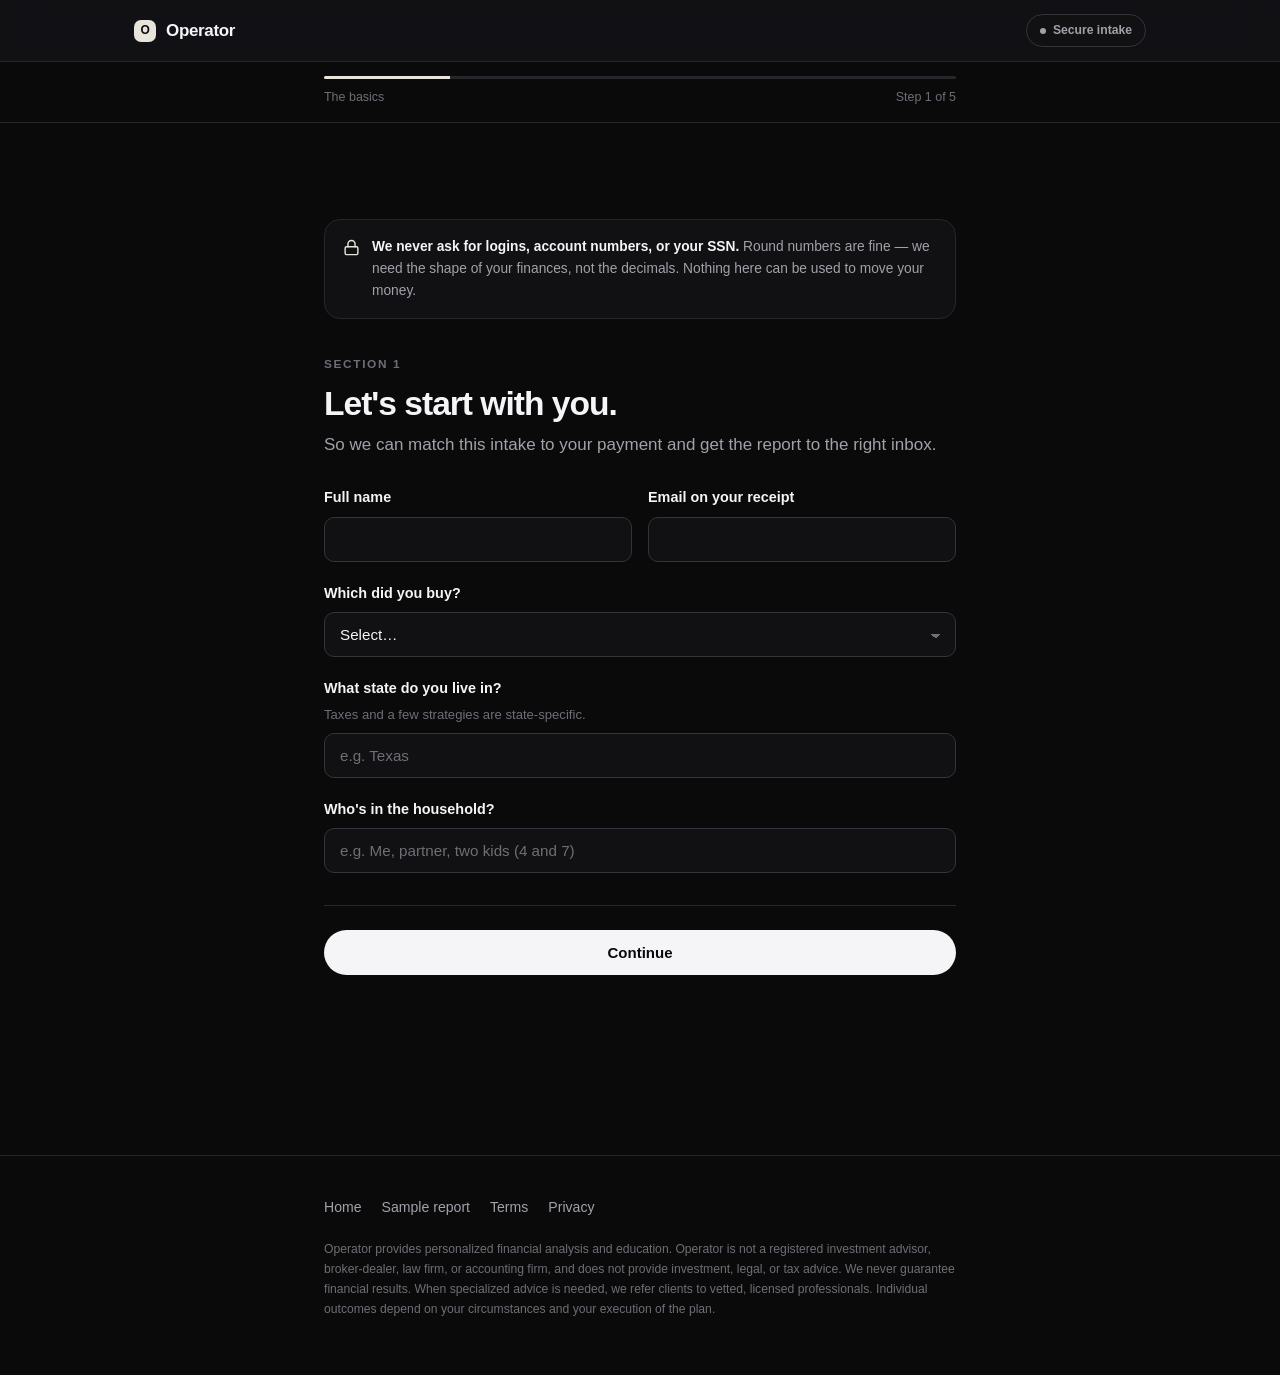
<file: intake.html>
<!DOCTYPE html>
<html lang="en">
<head>
<meta charset="UTF-8" />
<meta name="viewport" content="width=device-width, initial-scale=1.0" />
<title>Your Intake — Operator</title>
<meta name="description" content="Step two: tell us your numbers. About 15 minutes, and you never need a login or an account number." />
<meta name="robots" content="noindex" />
<link rel="stylesheet" href="assets/site.css" />
<script src="config.js"></script>
<style>
  .progress { position: sticky; top: 53px; z-index: 40; background: var(--bg); border-bottom: 1px solid var(--border); padding: 14px 0; }
  .progress-inner { max-width: 680px; margin: 0 auto; padding: 0 24px; }
  .progress-track { height: 3px; background: var(--border); border-radius: 2px; overflow: hidden; }
  .progress-fill { height: 100%; background: var(--accent); width: 20%; transition: width 0.3s ease; }
  .progress-label { display: flex; justify-content: space-between; font-size: 0.78rem; color: var(--text-tertiary); margin-top: 9px; }
  .sec { display: none; }
  .sec.active { display: block; animation: fade 0.25s ease; }
  @keyframes fade { from { opacity: 0; transform: translateY(6px); } to { opacity: 1; transform: none; } }
  .sec-head { margin-bottom: 28px; }
  .sec-head h2 { margin: 8px 0 8px; }
  .nav-btns { display: flex; gap: 12px; margin-top: 32px; padding-top: 24px; border-top: 1px solid var(--border); }
  .nav-btns .btn { flex: 1; }
  .safe-note { display: flex; gap: 12px; padding: 16px 18px; background: var(--bg-raised); border: 1px solid var(--border); border-radius: var(--radius-md); font-size: 0.86rem; color: var(--text-secondary); line-height: 1.6; margin-bottom: 30px; }
  .safe-note svg { width: 17px; height: 17px; color: var(--accent); flex-shrink: 0; margin-top: 3px; }
  .money-in { position: relative; }
  .money-in span { position: absolute; left: 15px; top: 50%; transform: translateY(-50%); color: var(--text-tertiary); font-size: 0.95rem; pointer-events: none; }
  .money-in input { padding-left: 30px; }
  .repeat-row { display: grid; gap: 10px; grid-template-columns: 1fr; padding: 16px; border: 1px solid var(--border); border-radius: var(--radius-sm); margin-bottom: 12px; background: var(--bg-raised); }
  @media (min-width: 620px) { .repeat-row { grid-template-columns: 2fr 1fr 1fr 1fr; align-items: end; } }
  .repeat-row label { font-size: 0.76rem; color: var(--text-tertiary); margin-bottom: 5px; }
  .link-btn { background: none; border: 0; color: var(--accent); font-family: inherit; font-size: 0.87rem; cursor: pointer; padding: 6px 0; text-decoration: underline; text-underline-offset: 3px; }
  .done-panel { display: none; text-align: center; padding: 20px 0; }
  .done-panel.show { display: block; }
  .copy-box { text-align: left; background: var(--bg-raised); border: 1px solid var(--border); border-radius: var(--radius-sm); padding: 16px; font-family: ui-monospace, SFMono-Regular, Menlo, monospace; font-size: 0.78rem; color: var(--text-secondary); white-space: pre-wrap; max-height: 260px; overflow-y: auto; margin: 20px 0; line-height: 1.7; }
</style>
</head>
<body>

<nav class="nav">
  <div class="nav-inner">
    <a class="logo" href="index.html"><span class="logo-mark">O</span> <span data-brand>Operator</span></a>
    <span class="tag"><span class="dot"></span> Secure intake</span>
  </div>
</nav>

<div class="progress">
  <div class="progress-inner">
    <div class="progress-track"><div class="progress-fill" id="bar"></div></div>
    <div class="progress-label"><span id="step-name">The basics</span><span id="step-count">Step 1 of 5</span></div>
  </div>
</div>

<div class="page">
<div class="container narrow">

  <div id="form-wrap">
  <div class="safe-note">
    <svg viewBox="0 0 24 24" fill="none" stroke="currentColor" stroke-width="2" stroke-linecap="round" stroke-linejoin="round"><rect x="3" y="11" width="18" height="11" rx="2"/><path d="M7 11V7a5 5 0 0 1 10 0v4"/></svg>
    <div><strong style="color:var(--text)">We never ask for logins, account numbers, or your SSN.</strong> Round numbers are fine — we need the shape of your finances, not the decimals. Nothing here can be used to move your money.</div>
  </div>

  <!-- novalidate is deliberate: with native validation on, the browser refuses
     to dispatch `submit` for an invalid form, so it never reaches our handler
     and a bad field in a collapsed section fails in total silence. We validate
     in JS instead, where we can reopen the right section and explain. -->
  <form id="intake" novalidate>

    <!-- ========== 1 ========== -->
    <section class="sec active" data-name="The basics">
      <div class="sec-head">
        <span class="eyebrow">Section 1</span>
        <h2>Let's start with you.</h2>
        <p>So we can match this intake to your payment and get the report to the right inbox.</p>
      </div>
      <div class="field-row two">
        <div class="field"><label for="name">Full name</label><input type="text" id="name" name="name" required autocomplete="name" /></div>
        <div class="field"><label for="email">Email on your receipt</label><input type="email" id="email" name="email" required autocomplete="email" /></div>
      </div>
      <div class="field">
        <label for="plan">Which did you buy?</label>
        <select id="plan" name="plan" required>
          <option value="">Select…</option>
          <option value="The Snapshot">The Snapshot</option>
          <option value="The Full Reset">The Full Reset</option>
          <option value="Reset + Review">Reset + Review</option>
        </select>
      </div>
      <div class="field">
        <label for="state">What state do you live in?</label>
        <div class="hint">Taxes and a few strategies are state-specific.</div>
        <input type="text" id="state" name="state" placeholder="e.g. Texas" />
      </div>
      <div class="field">
        <label for="household">Who's in the household?</label>
        <input type="text" id="household" name="household" placeholder="e.g. Me, partner, two kids (4 and 7)" />
      </div>
    </section>

    <!-- ========== 2 ========== -->
    <section class="sec" data-name="Money in">
      <div class="sec-head">
        <span class="eyebrow">Section 2</span>
        <h2>What comes in.</h2>
        <p>Monthly, after taxes — what actually lands in your account.</p>
      </div>
      <div class="field-row two">
        <div class="field">
          <label for="income">Your take-home, per month</label>
          <div class="money-in"><span>$</span><input type="number" id="income" name="income_monthly" min="0" step="any" required /></div>
        </div>
        <div class="field">
          <label for="income2">Partner / second income</label>
          <div class="money-in"><span>$</span><input type="number" id="income2" name="income_partner" min="0" step="any" placeholder="0" /></div>
        </div>
      </div>
      <div class="field">
        <label for="income_other">Anything irregular?</label>
        <div class="hint">Side work, bonuses, commissions, tax refunds, seasonal swings. Roughly how much and how often.</div>
        <textarea id="income_other" name="income_other" placeholder="e.g. ~$4,000 bonus each March; freelance $300–900 some months"></textarea>
      </div>
      <div class="field">
        <label for="income_stability">How steady is it?</label>
        <select id="income_stability" name="income_stability">
          <option value="">Select…</option>
          <option>Same every month — salaried</option>
          <option>Mostly steady, small swings</option>
          <option>Varies a lot month to month</option>
          <option>Unpredictable / between things right now</option>
        </select>
      </div>
    </section>

    <!-- ========== 3 ========== -->
    <section class="sec" data-name="Money out">
      <div class="sec-head">
        <span class="eyebrow">Section 3</span>
        <h2>What goes out.</h2>
        <p>Estimates are fine. If you're unsure, guess high — we'd rather find good news later.</p>
      </div>
      <div class="field-row two">
        <div class="field"><label for="housing">Rent or mortgage</label><div class="money-in"><span>$</span><input type="number" id="housing" name="cost_housing" min="0" step="any" required /></div></div>
        <div class="field"><label for="utilities">Utilities &amp; phone/internet</label><div class="money-in"><span>$</span><input type="number" id="utilities" name="cost_utilities" min="0" step="any" /></div></div>
      </div>
      <div class="field-row two">
        <div class="field"><label for="food">Groceries &amp; eating out</label><div class="money-in"><span>$</span><input type="number" id="food" name="cost_food" min="0" step="any" /></div></div>
        <div class="field"><label for="transport">Car, gas, transit, insurance</label><div class="money-in"><span>$</span><input type="number" id="transport" name="cost_transport" min="0" step="any" /></div></div>
      </div>
      <div class="field-row two">
        <div class="field"><label for="insurance">Health &amp; other insurance</label><div class="money-in"><span>$</span><input type="number" id="insurance" name="cost_insurance" min="0" step="any" /></div></div>
        <div class="field"><label for="childcare">Childcare / tuition / support</label><div class="money-in"><span>$</span><input type="number" id="childcare" name="cost_childcare" min="0" step="any" placeholder="0" /></div></div>
      </div>
      <div class="field">
        <label for="subs">Subscriptions &amp; everything else</label>
        <div class="hint">Streaming, gym, apps, pets, haircuts, gifts — the stuff that quietly adds up.</div>
        <div class="money-in"><span>$</span><input type="number" id="subs" name="cost_other" min="0" step="any" /></div>
      </div>
      <div class="field">
        <label for="leak">Where does money disappear that annoys you?</label>
        <textarea id="leak" name="spending_leak" placeholder="Be honest — this is the most useful answer on the page."></textarea>
      </div>
    </section>

    <!-- ========== 4 ========== -->
    <section class="sec" data-name="What you owe & own">
      <div class="sec-head">
        <span class="eyebrow">Section 4</span>
        <h2>What you owe, and what you've got.</h2>
        <p>The debt list drives your payoff sequence, so take a minute here. Balance and rate are what matter.</p>
      </div>

      <label style="margin-bottom:10px">Debts</label>
      <div class="hint">Credit cards, student loans, car, medical, personal, buy-now-pay-later, money owed to family.</div>
      <div id="debts"></div>
      <button type="button" class="link-btn" id="add-debt">+ Add another debt</button>

      <hr class="divider" />

      <div class="field-row two">
        <div class="field"><label for="cash">Cash in checking + savings</label><div class="money-in"><span>$</span><input type="number" id="cash" name="asset_cash" min="0" step="any" required /></div></div>
        <div class="field"><label for="retirement">Retirement accounts (total)</label><div class="money-in"><span>$</span><input type="number" id="retirement" name="asset_retirement" min="0" step="any" placeholder="0" /></div></div>
      </div>
      <div class="field-row two">
        <div class="field"><label for="invest">Brokerage / crypto / other investments</label><div class="money-in"><span>$</span><input type="number" id="invest" name="asset_invest" min="0" step="any" placeholder="0" /></div></div>
        <div class="field"><label for="property">Home or property equity</label><div class="money-in"><span>$</span><input type="number" id="property" name="asset_property" min="0" step="any" placeholder="0" /></div></div>
      </div>
      <div class="field">
        <label for="employer_match">Does an employer match retirement contributions?</label>
        <select id="employer_match" name="employer_match">
          <option value="">Select…</option>
          <option>Yes — and I'm getting the full match</option>
          <option>Yes — but I'm not sure I'm getting all of it</option>
          <option>Yes — and I'm not contributing</option>
          <option>No match offered</option>
          <option>I don't know</option>
        </select>
      </div>
      <div class="field">
        <label for="credit">Credit score, if you know it</label>
        <input type="text" id="credit" name="credit_score" placeholder="e.g. 690, or 'no idea'" />
      </div>
    </section>

    <!-- ========== 5 ========== -->
    <section class="sec" data-name="Where you're going">
      <div class="sec-head">
        <span class="eyebrow">Section 5</span>
        <h2>What are we aiming at?</h2>
        <p>This is the part that turns a spreadsheet into a plan. Say more than you think you need to.</p>
      </div>
      <div class="field">
        <label>What's the next 12 months supposed to look like?</label>
        <div class="hint">Pick everything that applies.</div>
        <fieldset>
          <label class="choice"><input type="checkbox" name="goals" value="Get out of debt" /><span>Get out from under the debt</span></label>
          <label class="choice"><input type="checkbox" name="goals" value="Buy a home" /><span>Buy a home</span></label>
          <label class="choice"><input type="checkbox" name="goals" value="Build emergency savings" /><span>Build a real emergency fund</span></label>
          <label class="choice"><input type="checkbox" name="goals" value="Start investing" /><span>Actually start investing</span></label>
          <label class="choice"><input type="checkbox" name="goals" value="Start or grow a business" /><span>Start or grow a business</span></label>
          <label class="choice"><input type="checkbox" name="goals" value="Stop living paycheck to paycheck" /><span>Stop living paycheck to paycheck</span></label>
          <label class="choice"><input type="checkbox" name="goals" value="Raise income" /><span>Raise my income</span></label>
          <label class="choice"><input type="checkbox" name="goals" value="Fix my credit" /><span>Fix my credit</span></label>
        </fieldset>
      </div>
      <div class="field">
        <label for="big_question">If you could get one question answered perfectly, what is it?</label>
        <div class="hint">This becomes the headline of your report.</div>
        <textarea id="big_question" name="big_question" required placeholder="e.g. Should I throw everything at the credit cards or save for a down payment first?"></textarea>
      </div>
      <div class="field">
        <label for="deadline">Anything with a date on it?</label>
        <textarea id="deadline" name="deadlines" placeholder="Lease ends in May, baby due in August, car is dying, promotion decision in Q2…"></textarea>
      </div>
      <div class="field">
        <label for="tried">What have you already tried that didn't stick?</label>
        <textarea id="tried" name="tried" placeholder="Budgeting apps, spreadsheets, consolidation, a advisor who wanted to sell you something…"></textarea>
      </div>
      <div class="field">
        <label for="anything">Anything else we should know?</label>
        <div class="hint">Health situations, family obligations, a business, an inheritance, a divorce, a lawsuit — context changes the plan.</div>
        <textarea id="anything" name="anything_else"></textarea>
      </div>
      <label class="choice" style="margin-top:8px">
        <input type="checkbox" name="consent" required />
        <span>I understand <span data-brand>Operator</span> provides financial analysis and education, not registered investment, legal, or tax advice, and that I'm responsible for my own decisions. <a href="legal.html" target="_blank" style="color:var(--accent)">Terms</a>.</span>
      </label>
    </section>

    <div class="nav-btns">
      <button type="button" class="btn btn-secondary" id="back" style="display:none">Back</button>
      <button type="button" class="btn btn-primary" id="next">Continue</button>
      <button type="submit" class="btn btn-primary" id="submit" style="display:none">Send it in</button>
    </div>
  </form>
  </div>

  <div class="done-panel" id="done">
    <div class="tag accent" style="margin-bottom:20px"><span class="dot"></span> Received</div>
    <h2>That's everything we need.</h2>
    <p style="margin-top:12px" id="done-copy">Your report is in the queue. You'll get it by email — check your spam folder once, just in case.</p>
    <div id="fallback" style="display:none">
      <p class="muted" style="margin-top:24px">Automatic delivery isn't switched on yet, so copy the summary below and email it to <a href="#" id="fallback-email" style="color:var(--accent)"></a>.</p>
      <div class="copy-box" id="summary"></div>
      <button class="btn btn-primary" id="copy-btn" type="button">Copy my answers</button>
    </div>
    <p style="margin-top:28px"><a href="index.html" class="btn btn-secondary">Back to the site</a></p>
  </div>

</div>
</div>

<footer>
  <div class="container narrow">
    <div class="foot-links">
      <a href="index.html">Home</a><a href="sample-report.html">Sample report</a><a href="legal.html">Terms</a><a href="legal.html#privacy">Privacy</a>
    </div>
    <p class="disclaimer" data-disclaimer></p>
  </div>
</footer>

<script src="assets/site.js"></script>
<script>
(function () {
  var cfg = window.OPERATOR_CONFIG || {};
  var secs = Array.prototype.slice.call(document.querySelectorAll(".sec"));
  var i = 0;
  var bar = document.getElementById("bar");
  var back = document.getElementById("back"), next = document.getElementById("next"), submit = document.getElementById("submit");
  var form = document.getElementById("intake");

  /* ---- debt rows ---- */
  var debts = document.getElementById("debts"), n = 0;
  function addDebt() {
    n++;
    var d = document.createElement("div");
    d.className = "repeat-row";
    d.innerHTML =
      '<div><label>What is it?</label><input type="text" name="debt_' + n + '_name" placeholder="Chase card" /></div>' +
      '<div><label>Balance</label><input type="number" name="debt_' + n + '_balance" min="0" step="any" placeholder="0" /></div>' +
      '<div><label>Rate %</label><input type="number" name="debt_' + n + '_rate" min="0" step="any" placeholder="0" /></div>' +
      '<div><label>Min / mo</label><input type="number" name="debt_' + n + '_min" min="0" step="any" placeholder="0" /></div>';
    debts.appendChild(d);
  }
  addDebt(); addDebt(); addDebt();
  document.getElementById("add-debt").addEventListener("click", addDebt);

  /* ---- stepper ---- */
  function show(k) {
    secs[i].classList.remove("active");
    i = k;
    secs[i].classList.add("active");
    bar.style.width = ((i + 1) / secs.length * 100) + "%";
    document.getElementById("step-name").textContent = secs[i].getAttribute("data-name");
    document.getElementById("step-count").textContent = "Step " + (i + 1) + " of " + secs.length;
    back.style.display = i === 0 ? "none" : "";
    next.style.display = i === secs.length - 1 ? "none" : "";
    submit.style.display = i === secs.length - 1 ? "" : "none";
    window.scrollTo({ top: 0, behavior: "smooth" });
    save();
  }
  function valid() {
    var ok = true;
    secs[i].querySelectorAll("[required]").forEach(function (el) {
      if (!el.checkValidity()) { if (ok) el.reportValidity(); ok = false; }
    });
    return ok;
  }
  next.addEventListener("click", function () { if (valid()) show(i + 1); });
  back.addEventListener("click", function () { show(i - 1); });
  bar.style.width = (1 / secs.length * 100) + "%";
  document.getElementById("step-count").textContent = "Step 1 of " + secs.length;

  /* ---- don't lose a half-filled intake ---- */
  var KEY = "operator_intake_v1";
  function save() {
    try {
      var o = {};
      new FormData(form).forEach(function (v, k) { o[k] = o[k] ? o[k] + ", " + v : v; });
      localStorage.setItem(KEY, JSON.stringify(o));
    } catch (e) {}
  }
  function restore() {
    try {
      var o = JSON.parse(localStorage.getItem(KEY) || "{}");
      Object.keys(o).forEach(function (k) {
        var el = form.elements[k];
        if (!el) return;
        if (el.type === "checkbox" || el.length) return;
        el.value = o[k];
      });
    } catch (e) {}
  }
  restore();
  form.addEventListener("input", save);

  /* ---- readable summary (fallback + your own inbox) ---- */
  function summarize() {
    var o = {};
    new FormData(form).forEach(function (v, k) { if (v !== "") o[k] = o[k] ? o[k] + ", " + v : v; });
    var lines = ["OPERATOR INTAKE — " + (o.name || "unnamed"), "Submitted " + new Date().toLocaleString(), ""];
    Object.keys(o).forEach(function (k) {
      if (k === "consent") return;
      lines.push(k.replace(/_/g, " ").replace(/\b\w/g, function (c) { return c.toUpperCase(); }) + ": " + o[k]);
    });
    return { text: lines.join("\n"), data: o };
  }

  /* A required or malformed field in a COLLAPSED section cannot be focused by
     the browser, so native validation blocks the submit and shows the client
     nothing at all — they click and click with no explanation. Walk the whole
     form, jump back to the offending section, and say what's wrong. */
  function validateAll() {
    if (form.checkValidity()) return true;
    var bad = null;
    form.querySelectorAll("input, select, textarea").forEach(function (el) {
      if (!bad && !el.checkValidity()) bad = el;
    });
    if (!bad) return true;
    var idx = secs.indexOf(bad.closest(".sec"));
    if (idx >= 0 && idx !== i) show(idx);
    setTimeout(function () { bad.focus(); bad.reportValidity(); }, 60);
    return false;
  }

  form.addEventListener("submit", function (e) {
    e.preventDefault();
    if (!valid() || !validateAll()) return;
    var s = summarize();
    var endpoint = cfg.intakeFormEndpoint || cfg.emailFormEndpoint;
    submit.disabled = true;
    submit.textContent = "Sending…";

    function finish(sent) {
      try { localStorage.removeItem(KEY); } catch (er) {}
      document.getElementById("form-wrap").style.display = "none";
      document.querySelector(".progress").style.display = "none";
      document.getElementById("done").classList.add("show");
      if (!sent) {
        var mail = cfg.contactEmail || "";
        document.getElementById("fallback").style.display = "block";
        document.getElementById("summary").textContent = s.text;
        var a = document.getElementById("fallback-email");
        a.textContent = mail;
        a.href = "mailto:" + mail + "?subject=" + encodeURIComponent("Operator intake — " + (s.data.name || "")) + "&body=" + encodeURIComponent(s.text);
      } else {
        var t = (cfg.turnaround || {});
        var days = s.data.plan === "The Snapshot" ? (t.snapshot || "2 business days") : (t.fullReset || "5 business days");
        document.getElementById("done-copy").textContent =
          "Your report is being built now. Expect it within " + days + ", by email. Check your spam folder once, just in case.";
      }
      window.scrollTo({ top: 0, behavior: "smooth" });
    }

    if (endpoint) {
      var payload = s.data;
      payload._summary = s.text;
      payload._subject = "Operator intake — " + (s.data.name || "new client");
      fetch(endpoint, {
        method: "POST",
        headers: { "Accept": "application/json", "Content-Type": "application/json" },
        body: JSON.stringify(payload)
      }).then(function (r) { finish(r.ok); }).catch(function () { finish(false); });
    } else {
      finish(false);
    }
  });

  document.getElementById("copy-btn").addEventListener("click", function () {
    var t = document.getElementById("summary").textContent;
    var btn = this;
    function ok() { btn.textContent = "Copied"; setTimeout(function () { btn.textContent = "Copy my answers"; }, 2000); }
    if (navigator.clipboard) { navigator.clipboard.writeText(t).then(ok, ok); }
    else {
      var ta = document.createElement("textarea");
      ta.value = t; document.body.appendChild(ta); ta.select();
      try { document.execCommand("copy"); } catch (e) {}
      document.body.removeChild(ta); ok();
    }
  });
})();
</script>
</body>
</html>
</file>
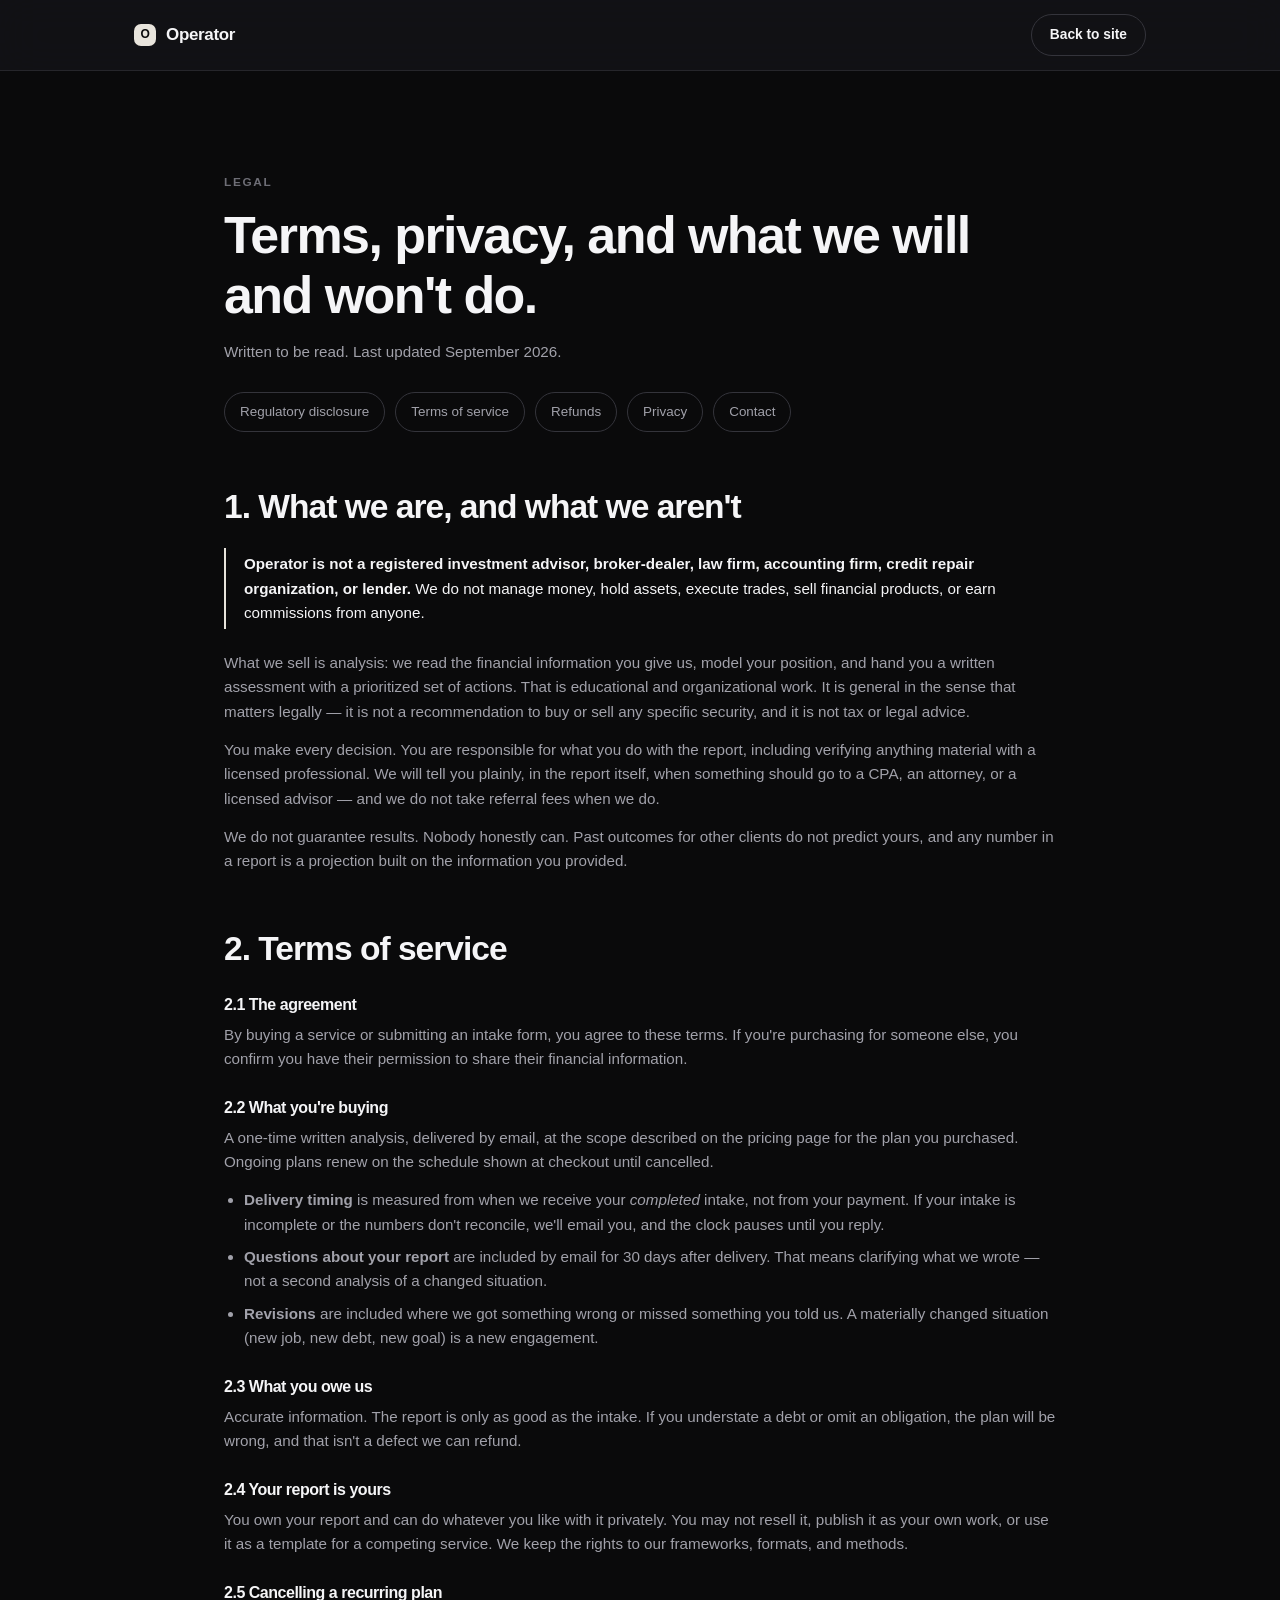
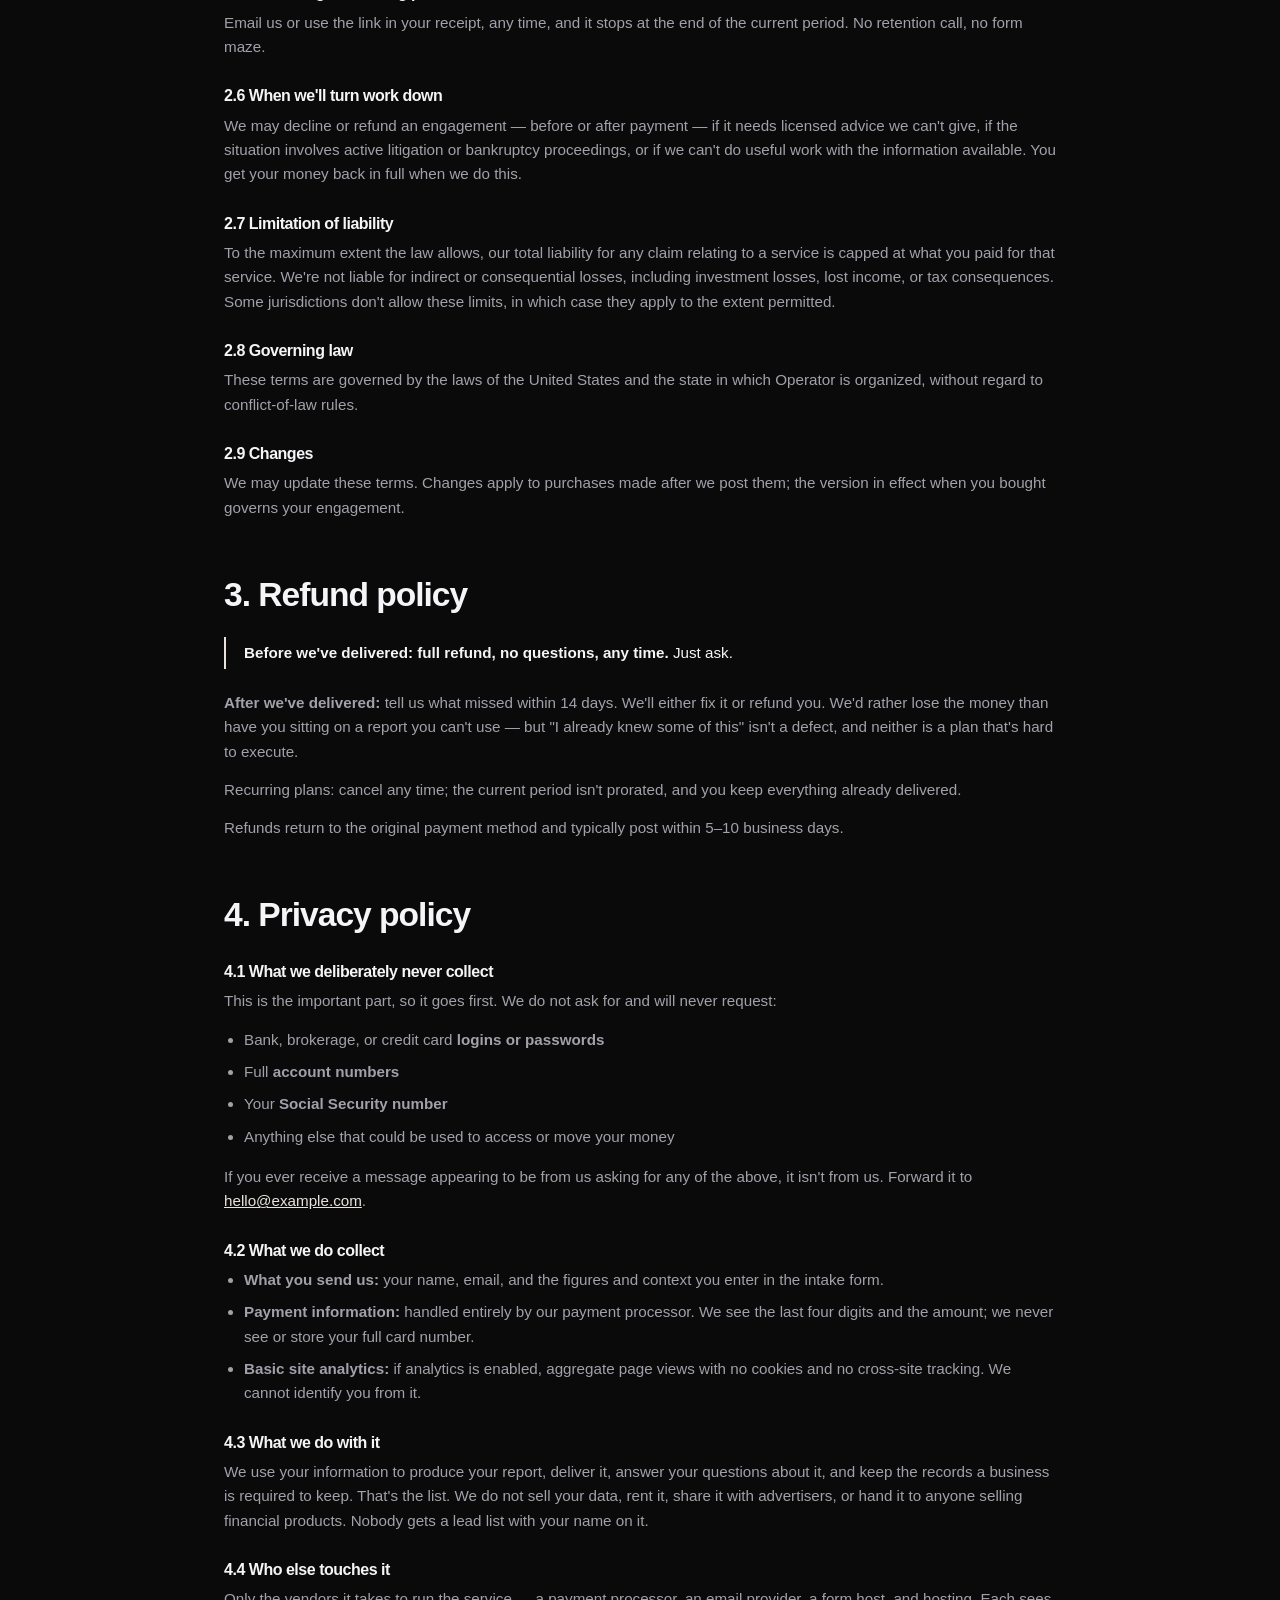
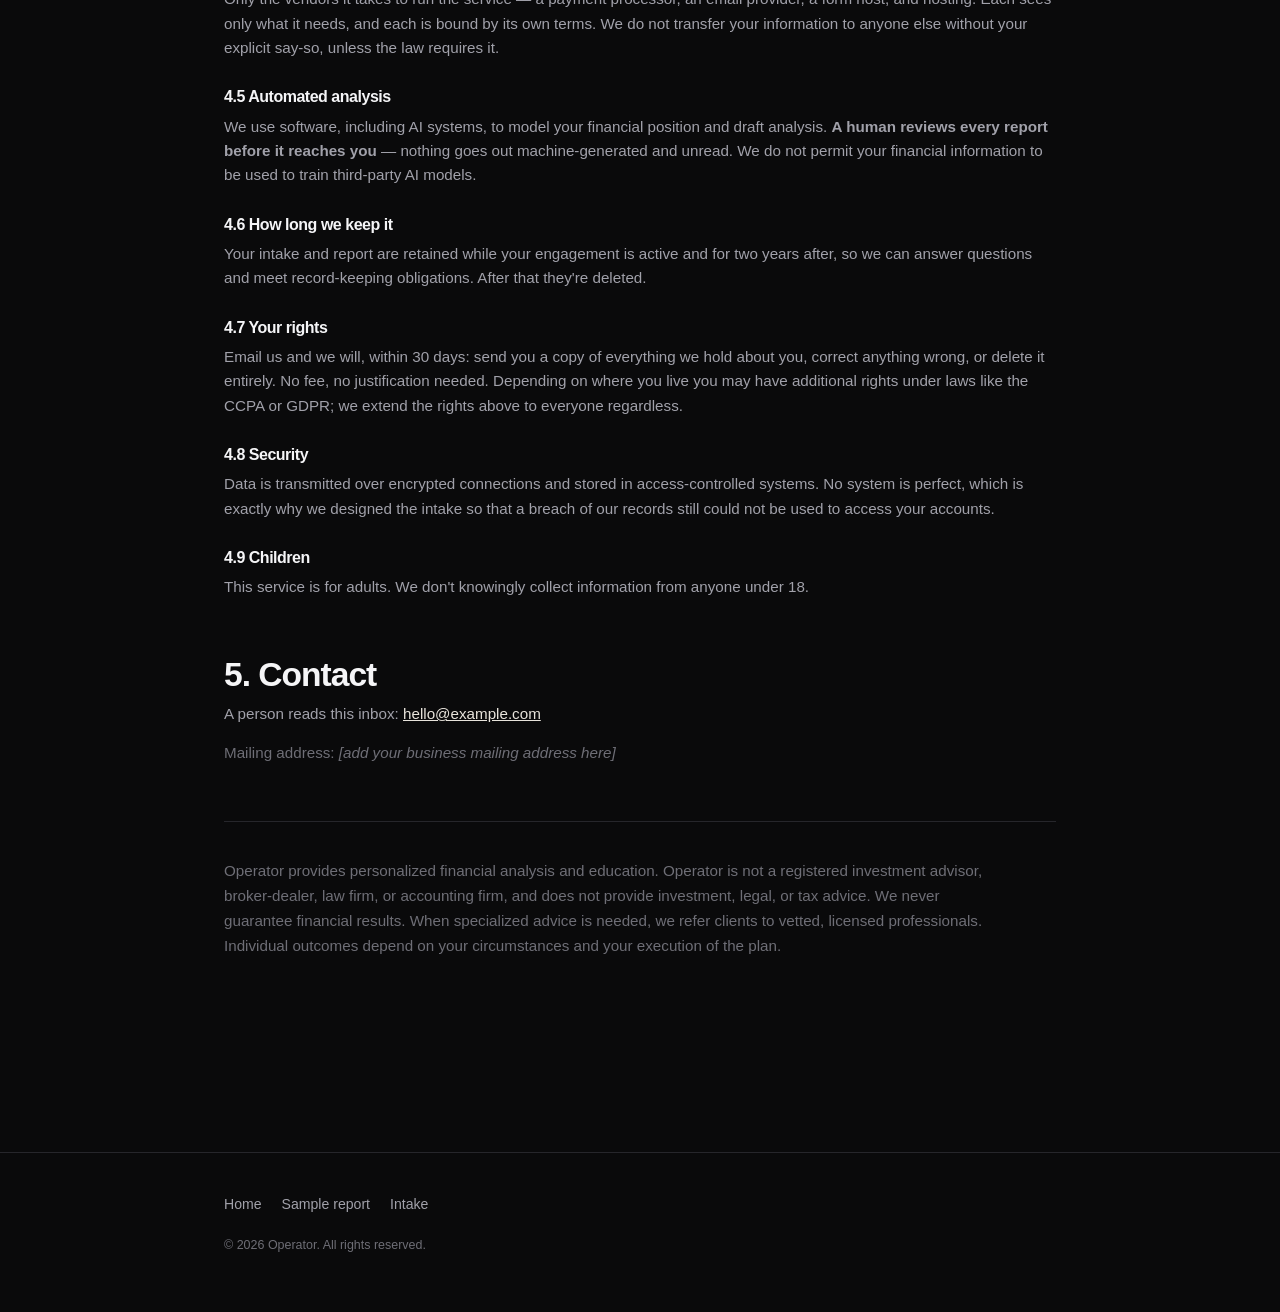
<file: legal.html>
<!DOCTYPE html>
<html lang="en">
<head>
<meta charset="UTF-8" />
<meta name="viewport" content="width=device-width, initial-scale=1.0" />
<title>Terms, Privacy &amp; Refunds — Operator</title>
<meta name="description" content="Operator's terms of service, privacy policy, refund policy, and regulatory disclosures." />
<link rel="stylesheet" href="assets/site.css" />
<script src="config.js"></script>
<!-- ---------------------------------------------------------------------
     NOTE TO THE OPERATOR OF THIS SITE:
     This is a working starting point written to match how the service on
     this site actually runs, and it is what a payment processor will look
     for during review. It is not legal advice and it has not been reviewed
     by a lawyer. Before you scale past your first handful of clients, have
     a lawyer in your state read it — especially the disclosure section,
     because financial-services rules vary by state.
     Fill in: legalEntity, contactEmail, jurisdiction, refundWindow (config.js)
     and your business mailing address below (search "MAILING ADDRESS").
     --------------------------------------------------------------------- -->
<style>
  .legal-nav { display: flex; flex-wrap: wrap; gap: 10px; margin: 28px 0 44px; }
  .legal-nav a { font-size: 0.84rem; padding: 8px 15px; border: 1px solid var(--border-strong); border-radius: var(--radius-pill); text-decoration: none; color: var(--text-secondary); }
  .legal-nav a:hover { background: var(--bg-card); color: var(--text); }
  .legal h2 { margin: 56px 0 8px; scroll-margin-top: 90px; }
  .legal h3 { margin: 28px 0 8px; font-size: 1rem; }
  .legal p { margin-bottom: 14px; font-size: 0.95rem; }
  .legal ul { margin: 0 0 16px 20px; }
  .legal li { color: var(--text-secondary); font-size: 0.95rem; margin-bottom: 8px; }
  .callout { border-left: 2px solid var(--accent); padding: 4px 0 4px 18px; margin: 22px 0; }
  .callout p { color: var(--text); margin: 0; }
</style>
</head>
<body>

<nav class="nav">
  <div class="nav-inner">
    <a class="logo" href="index.html"><span class="logo-mark">O</span> <span data-brand>Operator</span></a>
    <a href="index.html" class="btn btn-secondary btn-compact">Back to site</a>
  </div>
</nav>

<div class="page">
<div class="container legal">

  <span class="eyebrow">Legal</span>
  <h1 style="margin-top:12px">Terms, privacy, and what we will and won't do.</h1>
  <p style="margin-top:14px">Written to be read. Last updated <span id="updated">September 2026</span>.</p>

  <div class="legal-nav">
    <a href="#disclosure">Regulatory disclosure</a>
    <a href="#terms">Terms of service</a>
    <a href="#refunds">Refunds</a>
    <a href="#privacy">Privacy</a>
    <a href="#contact">Contact</a>
  </div>

  <!-- ================== DISCLOSURE ================== -->
  <h2 id="disclosure">1. What we are, and what we aren't</h2>
  <div class="callout">
    <p><strong><span data-brand>Operator</span> is not a registered investment advisor, broker-dealer, law firm, accounting firm, credit repair organization, or lender.</strong> We do not manage money, hold assets, execute trades, sell financial products, or earn commissions from anyone.</p>
  </div>
  <p>What we sell is analysis: we read the financial information you give us, model your position, and hand you a written assessment with a prioritized set of actions. That is educational and organizational work. It is general in the sense that matters legally — it is not a recommendation to buy or sell any specific security, and it is not tax or legal advice.</p>
  <p>You make every decision. You are responsible for what you do with the report, including verifying anything material with a licensed professional. We will tell you plainly, in the report itself, when something should go to a CPA, an attorney, or a licensed advisor — and we do not take referral fees when we do.</p>
  <p>We do not guarantee results. Nobody honestly can. Past outcomes for other clients do not predict yours, and any number in a report is a projection built on the information you provided.</p>

  <!-- ================== TERMS ================== -->
  <h2 id="terms">2. Terms of service</h2>

  <h3>2.1 The agreement</h3>
  <p>By buying a service or submitting an intake form, you agree to these terms. If you're purchasing for someone else, you confirm you have their permission to share their financial information.</p>

  <h3>2.2 What you're buying</h3>
  <p>A one-time written analysis, delivered by email, at the scope described on the pricing page for the plan you purchased. Ongoing plans renew on the schedule shown at checkout until cancelled.</p>
  <ul>
    <li><strong>Delivery timing</strong> is measured from when we receive your <em>completed</em> intake, not from your payment. If your intake is incomplete or the numbers don't reconcile, we'll email you, and the clock pauses until you reply.</li>
    <li><strong>Questions about your report</strong> are included by email for 30 days after delivery. That means clarifying what we wrote — not a second analysis of a changed situation.</li>
    <li><strong>Revisions</strong> are included where we got something wrong or missed something you told us. A materially changed situation (new job, new debt, new goal) is a new engagement.</li>
  </ul>

  <h3>2.3 What you owe us</h3>
  <p>Accurate information. The report is only as good as the intake. If you understate a debt or omit an obligation, the plan will be wrong, and that isn't a defect we can refund.</p>

  <h3>2.4 Your report is yours</h3>
  <p>You own your report and can do whatever you like with it privately. You may not resell it, publish it as your own work, or use it as a template for a competing service. We keep the rights to our frameworks, formats, and methods.</p>

  <h3>2.5 Cancelling a recurring plan</h3>
  <p>Email us or use the link in your receipt, any time, and it stops at the end of the current period. No retention call, no form maze.</p>

  <h3>2.6 When we'll turn work down</h3>
  <p>We may decline or refund an engagement — before or after payment — if it needs licensed advice we can't give, if the situation involves active litigation or bankruptcy proceedings, or if we can't do useful work with the information available. You get your money back in full when we do this.</p>

  <h3>2.7 Limitation of liability</h3>
  <p>To the maximum extent the law allows, our total liability for any claim relating to a service is capped at what you paid for that service. We're not liable for indirect or consequential losses, including investment losses, lost income, or tax consequences. Some jurisdictions don't allow these limits, in which case they apply to the extent permitted.</p>

  <h3>2.8 Governing law</h3>
  <p>These terms are governed by the laws of <span id="juris">the United States</span> and the state in which <span data-brand>Operator</span> is organized, without regard to conflict-of-law rules.</p>

  <h3>2.9 Changes</h3>
  <p>We may update these terms. Changes apply to purchases made after we post them; the version in effect when you bought governs your engagement.</p>

  <!-- ================== REFUNDS ================== -->
  <h2 id="refunds">3. Refund policy</h2>
  <div class="callout">
    <p><strong>Before we've delivered: full refund, no questions, any time.</strong> Just ask.</p>
  </div>
  <p><strong>After we've delivered:</strong> tell us what missed within <span id="window">14 days</span>. We'll either fix it or refund you. We'd rather lose the money than have you sitting on a report you can't use — but "I already knew some of this" isn't a defect, and neither is a plan that's hard to execute.</p>
  <p>Recurring plans: cancel any time; the current period isn't prorated, and you keep everything already delivered.</p>
  <p>Refunds return to the original payment method and typically post within 5–10 business days.</p>

  <!-- ================== PRIVACY ================== -->
  <h2 id="privacy">4. Privacy policy</h2>

  <h3>4.1 What we deliberately never collect</h3>
  <p>This is the important part, so it goes first. We do not ask for and will never request:</p>
  <ul>
    <li>Bank, brokerage, or credit card <strong>logins or passwords</strong></li>
    <li>Full <strong>account numbers</strong></li>
    <li>Your <strong>Social Security number</strong></li>
    <li>Anything else that could be used to access or move your money</li>
  </ul>
  <p>If you ever receive a message appearing to be from us asking for any of the above, it isn't from us. Forward it to <a data-email href="#" style="color:var(--accent)"></a>.</p>

  <h3>4.2 What we do collect</h3>
  <ul>
    <li><strong>What you send us:</strong> your name, email, and the figures and context you enter in the intake form.</li>
    <li><strong>Payment information:</strong> handled entirely by our payment processor. We see the last four digits and the amount; we never see or store your full card number.</li>
    <li><strong>Basic site analytics:</strong> if analytics is enabled, aggregate page views with no cookies and no cross-site tracking. We cannot identify you from it.</li>
  </ul>

  <h3>4.3 What we do with it</h3>
  <p>We use your information to produce your report, deliver it, answer your questions about it, and keep the records a business is required to keep. That's the list. We do not sell your data, rent it, share it with advertisers, or hand it to anyone selling financial products. Nobody gets a lead list with your name on it.</p>

  <h3>4.4 Who else touches it</h3>
  <p>Only the vendors it takes to run the service — a payment processor, an email provider, a form host, and hosting. Each sees only what it needs, and each is bound by its own terms. We do not transfer your information to anyone else without your explicit say-so, unless the law requires it.</p>

  <h3>4.5 Automated analysis</h3>
  <p>We use software, including AI systems, to model your financial position and draft analysis. <strong>A human reviews every report before it reaches you</strong> — nothing goes out machine-generated and unread. We do not permit your financial information to be used to train third-party AI models.</p>

  <h3>4.6 How long we keep it</h3>
  <p>Your intake and report are retained while your engagement is active and for two years after, so we can answer questions and meet record-keeping obligations. After that they're deleted.</p>

  <h3>4.7 Your rights</h3>
  <p>Email us and we will, within 30 days: send you a copy of everything we hold about you, correct anything wrong, or delete it entirely. No fee, no justification needed. Depending on where you live you may have additional rights under laws like the CCPA or GDPR; we extend the rights above to everyone regardless.</p>

  <h3>4.8 Security</h3>
  <p>Data is transmitted over encrypted connections and stored in access-controlled systems. No system is perfect, which is exactly why we designed the intake so that a breach of our records still could not be used to access your accounts.</p>

  <h3>4.9 Children</h3>
  <p>This service is for adults. We don't knowingly collect information from anyone under 18.</p>

  <!-- ================== CONTACT ================== -->
  <h2 id="contact">5. Contact</h2>
  <p>A person reads this inbox: <a data-email href="#" style="color:var(--accent)"></a></p>
  <!-- MAILING ADDRESS: replace the line below with your real business address.
       Most payment processors require one before they'll approve an account. -->
  <p class="muted">Mailing address: <em>[add your business mailing address here]</em></p>

  <hr class="divider" style="margin-top:56px" />
  <p class="disclaimer" data-disclaimer></p>

</div>
</div>

<footer>
  <div class="container">
    <div class="foot-links">
      <a href="index.html">Home</a><a href="sample-report.html">Sample report</a><a href="intake.html">Intake</a>
    </div>
    <p class="copyright">© <span data-year>2026</span> <span data-brand>Operator</span>. All rights reserved.</p>
  </div>
</footer>

<script src="assets/site.js"></script>
<script>
(function () {
  var cfg = window.OPERATOR_CONFIG || {};
  if (cfg.jurisdiction) document.getElementById("juris").textContent = cfg.jurisdiction;
  if (cfg.refundWindow) document.getElementById("window").textContent = cfg.refundWindow;
})();
</script>
</body>
</html>
</file>
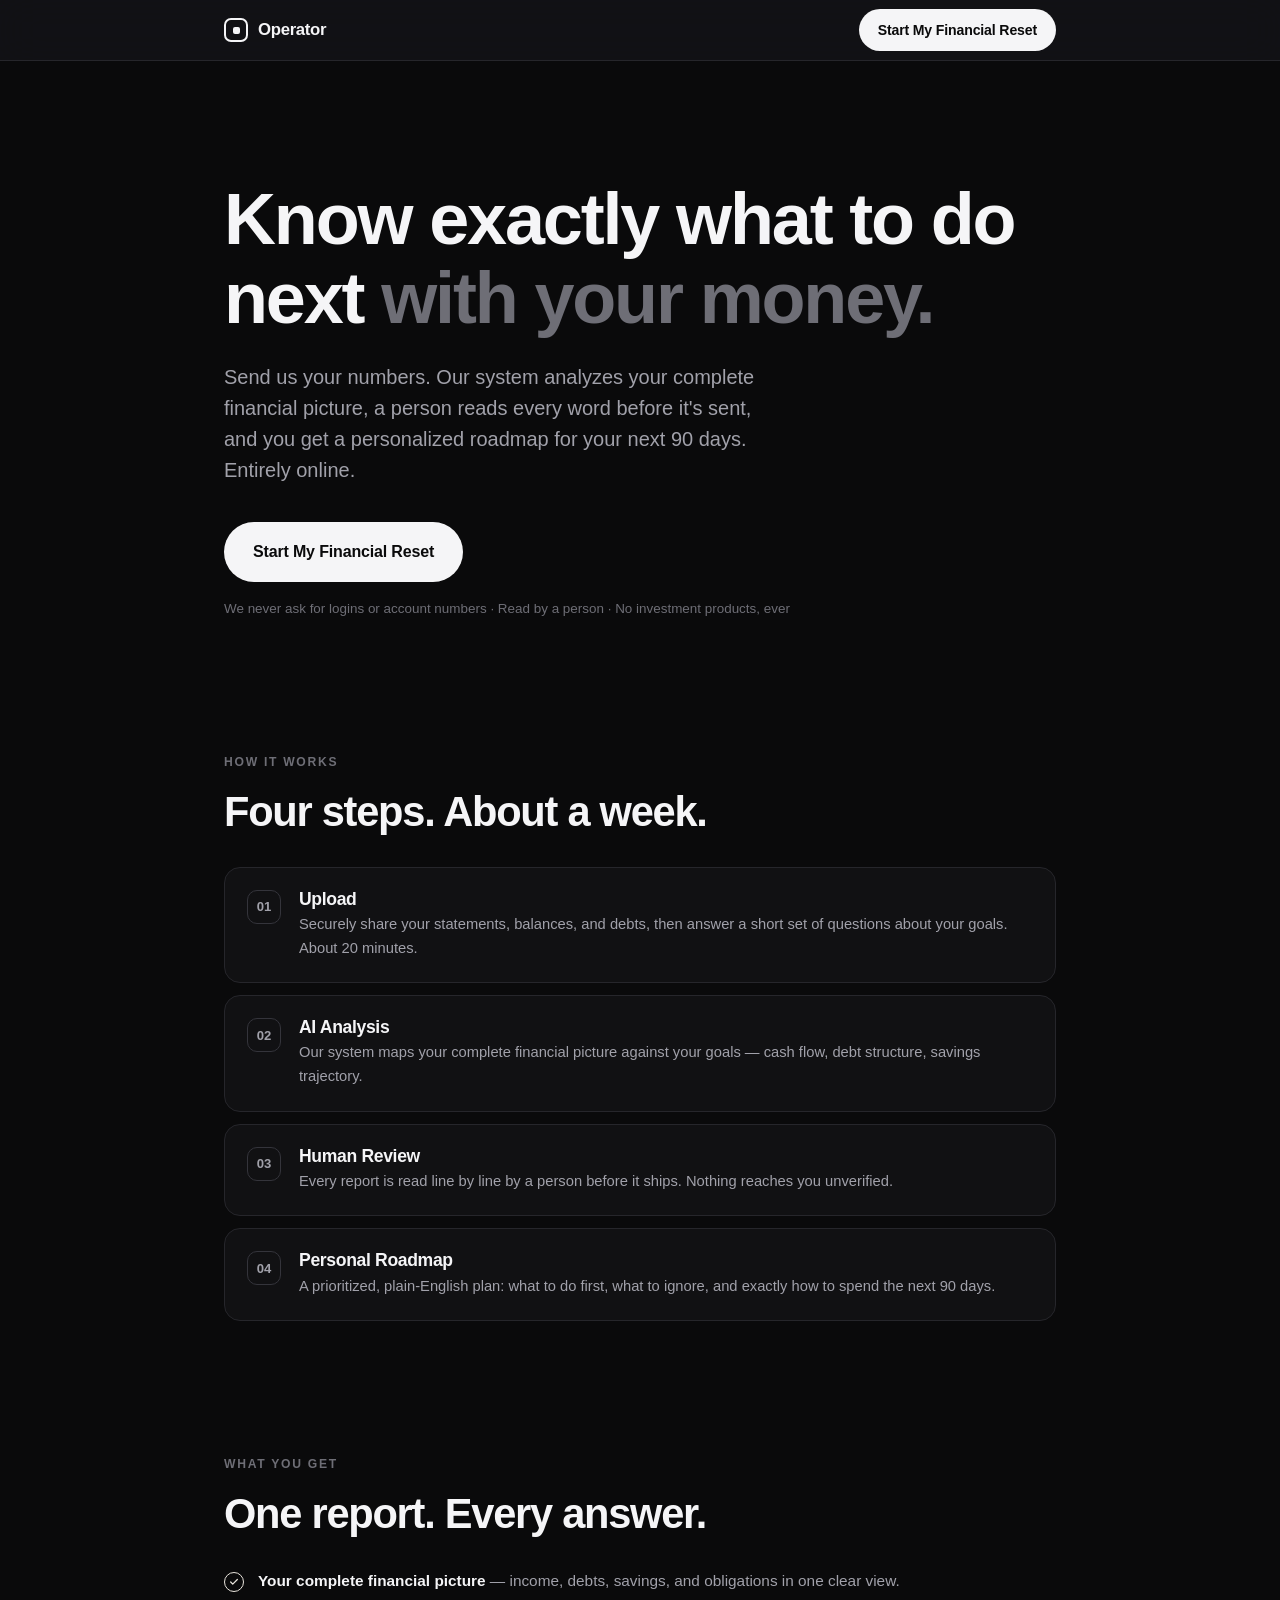
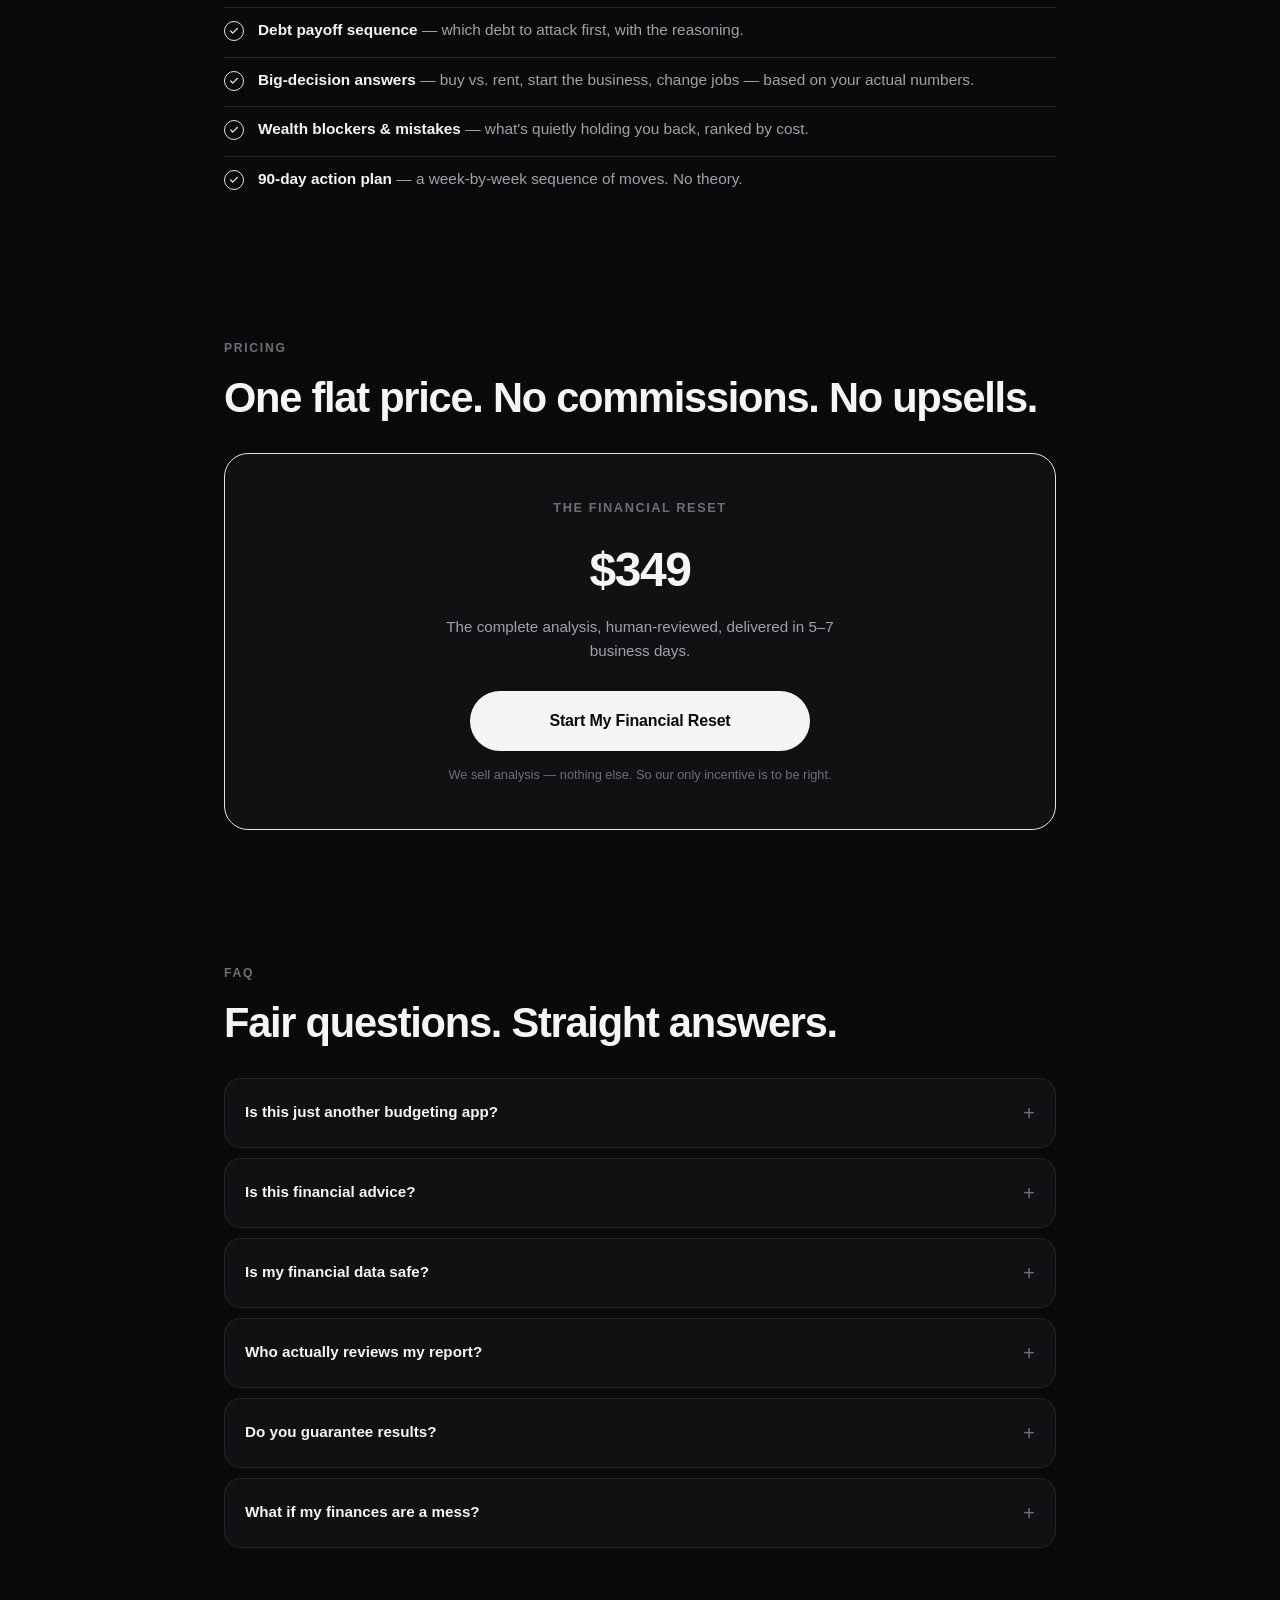
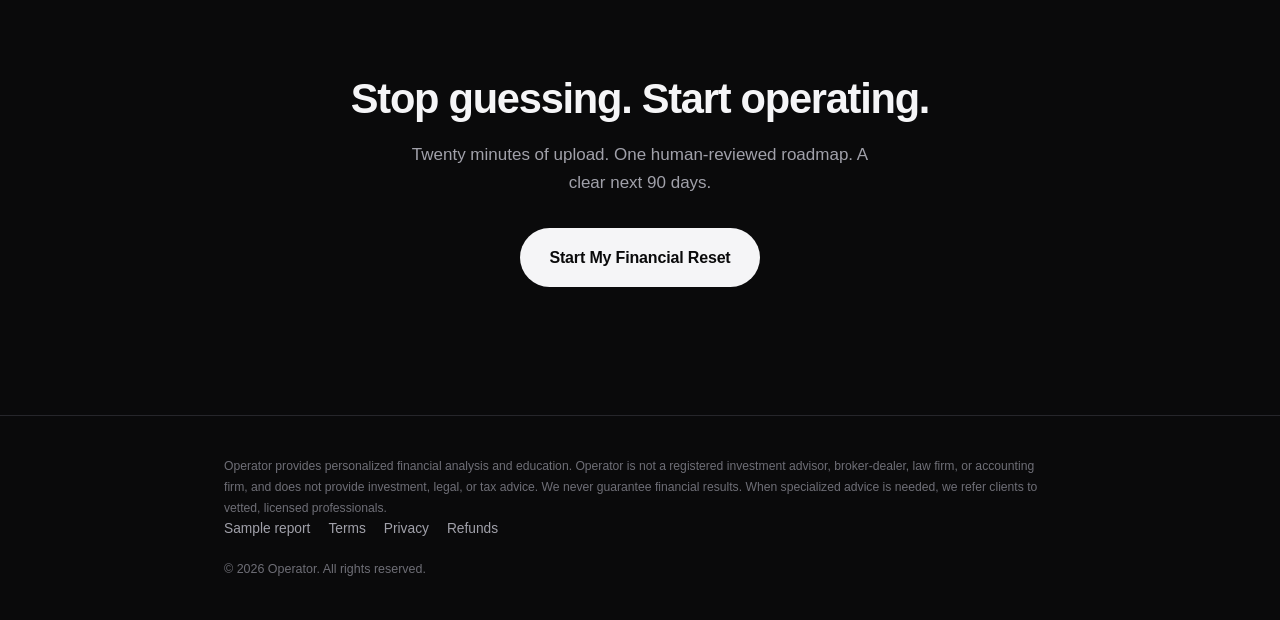
<file: mvp.html>
<!DOCTYPE html>
<html lang="en">
<head>
<meta charset="UTF-8" />
<meta name="viewport" content="width=device-width, initial-scale=1.0" />
<title>Operator — Know Exactly What to Do Next With Your Money</title>
<meta name="description" content="Upload your numbers. Get a human-reviewed, personalized financial roadmap for your next 90 days. Not a budgeting app." />
<script type="application/ld+json">
{
  "@context": "https://schema.org",
  "@type": "Organization",
  "name": "Operator",
  "description": "AI-assisted, human-reviewed financial operating system delivering personalized financial roadmaps.",
  "slogan": "Know exactly what to do next with your money."
}
</script>
<!-- All configuration lives in config.js — one file, every page. -->
<script src="config.js"></script>
<style>
  :root {
    --bg: #0A0A0B;
    --bg-raised: #111113;
    --bg-card: #16161A;
    --border: #26262B;
    --border-strong: #34343B;
    --text: #F5F5F7;
    --text-secondary: #A1A1AA;
    --text-tertiary: #6E6E76;
    --accent: #E8E4DC;
    --radius-lg: 24px;
    --radius-md: 16px;
    --radius-pill: 999px;
  }
  * { margin: 0; padding: 0; box-sizing: border-box; }
  html { scroll-behavior: smooth; }
  body {
    background: var(--bg);
    color: var(--text);
    font-family: "Inter", -apple-system, BlinkMacSystemFont, "SF Pro Display", "Segoe UI", Roboto, sans-serif;
    font-size: 17px;
    line-height: 1.6;
    -webkit-font-smoothing: antialiased;
  }
  ::selection { background: var(--accent); color: var(--bg); }
  .container { width: 100%; max-width: 880px; margin: 0 auto; padding: 0 24px; }
  h1, h2, h3 { font-weight: 600; letter-spacing: -0.03em; line-height: 1.1; }
  h1 { font-size: clamp(2.4rem, 8vw, 4.5rem); }
  h2 { font-size: clamp(1.7rem, 5vw, 2.6rem); }
  h3 { font-size: 1.1rem; letter-spacing: -0.02em; }
  p { color: var(--text-secondary); }
  a { color: inherit; text-decoration: none; }
  section { padding: clamp(72px, 11vw, 128px) 0 0; }
  .eyebrow {
    display: inline-block;
    font-size: 0.76rem;
    font-weight: 600;
    letter-spacing: 0.14em;
    text-transform: uppercase;
    color: var(--text-tertiary);
    margin-bottom: 16px;
  }
  .btn {
    display: inline-flex;
    align-items: center;
    justify-content: center;
    padding: 16px 28px;
    border-radius: var(--radius-pill);
    font-size: 1rem;
    font-weight: 600;
    letter-spacing: -0.01em;
    border: 1px solid transparent;
    cursor: pointer;
    transition: transform 0.15s ease, background 0.15s ease;
    white-space: nowrap;
  }
  .btn:active { transform: scale(0.98); }
  .btn-primary { background: var(--text); color: var(--bg); }
  .btn-primary:hover { background: #FFFFFF; }

  .nav {
    position: fixed;
    top: 0; left: 0; right: 0;
    z-index: 100;
    background: rgba(22, 22, 26, 0.72);
    -webkit-backdrop-filter: blur(20px);
    backdrop-filter: blur(20px);
    border-bottom: 1px solid var(--border);
  }
  .nav-inner { display: flex; align-items: center; justify-content: space-between; height: 60px; }
  .logo { display: flex; align-items: center; gap: 10px; font-weight: 700; font-size: 1.05rem; letter-spacing: -0.02em; }
  .logo-mark { width: 24px; height: 24px; border: 2px solid var(--text); border-radius: 7px; display: grid; place-items: center; }
  .logo-mark::after { content: ""; width: 7px; height: 7px; background: var(--text); border-radius: 2px; }
  .nav .btn { padding: 9px 18px; font-size: 0.88rem; }

  .hero { padding-top: clamp(120px, 20vw, 180px); }
  .hero h1 .dim { color: var(--text-tertiary); }
  .hero-sub { margin-top: 24px; max-width: 560px; font-size: clamp(1.05rem, 3vw, 1.25rem); line-height: 1.55; }
  .hero .btn { margin-top: 36px; }
  .hero-note { margin-top: 16px; font-size: 0.84rem; color: var(--text-tertiary); }

  .steps { display: grid; gap: 12px; margin-top: 8px; }
  .step {
    display: flex;
    gap: 18px;
    align-items: flex-start;
    background: var(--bg-raised);
    border: 1px solid var(--border);
    border-radius: var(--radius-md);
    padding: 22px;
  }
  .step-num {
    flex-shrink: 0;
    width: 34px; height: 34px;
    border: 1px solid var(--border-strong);
    border-radius: 10px;
    display: grid;
    place-items: center;
    font-size: 0.82rem;
    font-weight: 600;
    color: var(--text-secondary);
  }
  .step p { font-size: 0.92rem; margin-top: 4px; }

  .includes { display: grid; gap: 10px; margin-top: 8px; }
  .include {
    display: flex;
    gap: 14px;
    align-items: flex-start;
    font-size: 0.96rem;
    color: var(--text-secondary);
    border-bottom: 1px solid var(--border);
    padding-bottom: 14px;
  }
  .include:last-child { border-bottom: none; }
  .include .check {
    flex-shrink: 0;
    width: 20px; height: 20px;
    border-radius: 50%;
    border: 1.5px solid var(--accent);
    display: grid;
    place-items: center;
    margin-top: 3px;
  }
  .include .check svg { width: 10px; height: 10px; color: var(--accent); }
  .include strong { color: var(--text); font-weight: 600; }

  .price-card {
    border: 1px solid var(--accent);
    border-radius: var(--radius-lg);
    background: var(--bg-raised);
    padding: clamp(28px, 5vw, 44px);
    margin-top: 8px;
    text-align: center;
  }
  .price-card .plan-name { font-size: 0.8rem; font-weight: 600; letter-spacing: 0.12em; text-transform: uppercase; color: var(--text-tertiary); }
  .price { font-size: 3rem; font-weight: 650; letter-spacing: -0.03em; margin: 14px 0 6px; }
  .price-card p { font-size: 0.95rem; max-width: 420px; margin: 0 auto; }
  .price-card .btn { margin-top: 28px; width: 100%; max-width: 340px; }
  .price-card .fine { font-size: 0.8rem; color: var(--text-tertiary); margin-top: 14px; }

  .faq-list { display: grid; gap: 10px; margin-top: 8px; }
  .faq-item { border: 1px solid var(--border); border-radius: var(--radius-md); background: var(--bg-raised); }
  .faq-item summary {
    list-style: none;
    cursor: pointer;
    padding: 18px 20px;
    font-weight: 600;
    font-size: 0.95rem;
    display: flex;
    justify-content: space-between;
    align-items: center;
    gap: 16px;
  }
  .faq-item summary::-webkit-details-marker { display: none; }
  .faq-item summary::after { content: "+"; font-size: 1.25rem; font-weight: 400; color: var(--text-tertiary); transition: transform 0.2s ease; }
  .faq-item[open] summary::after { transform: rotate(45deg); }
  .faq-item .faq-body { padding: 0 20px 20px; font-size: 0.92rem; color: var(--text-secondary); }

  .final-cta { text-align: center; padding: clamp(72px, 11vw, 128px) 24px; }
  .final-cta p { max-width: 460px; margin: 20px auto 0; }
  .final-cta .btn { margin-top: 32px; }

  footer { border-top: 1px solid var(--border); padding: 40px 0; }
  .disclaimer { font-size: 0.76rem; color: var(--text-tertiary); line-height: 1.7; }
  .copyright { font-size: 0.78rem; color: var(--text-tertiary); margin-top: 20px; }

  .modal-overlay {
    position: fixed; inset: 0; z-index: 200;
    background: rgba(0, 0, 0, 0.7);
    -webkit-backdrop-filter: blur(8px);
    backdrop-filter: blur(8px);
    display: none; align-items: center; justify-content: center;
    padding: 24px;
  }
  .modal-overlay.open { display: flex; }
  .modal { width: 100%; max-width: 440px; background: var(--bg-raised); border: 1px solid var(--border-strong); border-radius: var(--radius-lg); padding: 32px; }
  .modal-head { display: flex; justify-content: space-between; align-items: flex-start; gap: 16px; margin-bottom: 10px; }
  .modal-x { background: none; border: none; color: var(--text-tertiary); font-size: 1.6rem; line-height: 1; cursor: pointer; padding: 0; }
  .modal-x:hover { color: var(--text); }
  .modal p { font-size: 0.92rem; margin-bottom: 20px; }
  .modal form { display: flex; flex-direction: column; gap: 12px; }
  .modal input[type="email"] {
    background: var(--bg-card);
    border: 1px solid var(--border-strong);
    border-radius: var(--radius-pill);
    padding: 14px 20px;
    color: var(--text);
    font-size: 1rem;
    font-family: inherit;
    outline: none;
  }
  .modal input[type="email"]:focus { border-color: var(--text-tertiary); }
  .modal .modal-fine { font-size: 0.78rem; color: var(--text-tertiary); margin: 12px 0 0; }
</style>
</head>
<body>

<nav class="nav">
  <div class="container nav-inner">
    <a href="#" class="logo"><span class="logo-mark"></span>Operator</a>
    <a href="#pricing" class="btn btn-primary">Start My Financial Reset</a>
  </div>
</nav>

<header class="hero">
  <div class="container">
    <h1>Know exactly what to do next <span class="dim">with your money.</span></h1>
    <p class="hero-sub">Send us your numbers. Our system analyzes your complete financial picture, a person reads every word before it's sent, and you get a personalized roadmap for your next 90 days. Entirely online.</p>
    <a href="#pricing" class="btn btn-primary" data-checkout>Start My Financial Reset</a>
    <p class="hero-note">We never ask for logins or account numbers &middot; Read by a person &middot; No investment products, ever</p>
  </div>
</header>

<section>
  <div class="container">
    <span class="eyebrow">How It Works</span>
    <h2>Four steps. About a week.</h2>
    <div class="steps" style="margin-top: 32px;">
      <div class="step"><span class="step-num">01</span><div><h3>Upload</h3><p>Securely share your statements, balances, and debts, then answer a short set of questions about your goals. About 20 minutes.</p></div></div>
      <div class="step"><span class="step-num">02</span><div><h3>AI Analysis</h3><p>Our system maps your complete financial picture against your goals — cash flow, debt structure, savings trajectory.</p></div></div>
      <div class="step"><span class="step-num">03</span><div><h3>Human Review</h3><p>Every report is read line by line by a person before it ships. Nothing reaches you unverified.</p></div></div>
      <div class="step"><span class="step-num">04</span><div><h3>Personal Roadmap</h3><p>A prioritized, plain-English plan: what to do first, what to ignore, and exactly how to spend the next 90 days.</p></div></div>
    </div>
  </div>
</section>

<section>
  <div class="container">
    <span class="eyebrow">What You Get</span>
    <h2>One report. Every answer.</h2>
    <div class="includes" style="margin-top: 32px;">
      <div class="include"><span class="check"><svg viewBox="0 0 24 24" fill="none" stroke="currentColor" stroke-width="3" stroke-linecap="round" stroke-linejoin="round"><polyline points="20 6 9 17 4 12"/></svg></span><span><strong>Your complete financial picture</strong> — income, debts, savings, and obligations in one clear view.</span></div>
      <div class="include"><span class="check"><svg viewBox="0 0 24 24" fill="none" stroke="currentColor" stroke-width="3" stroke-linecap="round" stroke-linejoin="round"><polyline points="20 6 9 17 4 12"/></svg></span><span><strong>Debt payoff sequence</strong> — which debt to attack first, with the reasoning.</span></div>
      <div class="include"><span class="check"><svg viewBox="0 0 24 24" fill="none" stroke="currentColor" stroke-width="3" stroke-linecap="round" stroke-linejoin="round"><polyline points="20 6 9 17 4 12"/></svg></span><span><strong>Big-decision answers</strong> — buy vs. rent, start the business, change jobs — based on your actual numbers.</span></div>
      <div class="include"><span class="check"><svg viewBox="0 0 24 24" fill="none" stroke="currentColor" stroke-width="3" stroke-linecap="round" stroke-linejoin="round"><polyline points="20 6 9 17 4 12"/></svg></span><span><strong>Wealth blockers &amp; mistakes</strong> — what's quietly holding you back, ranked by cost.</span></div>
      <div class="include"><span class="check"><svg viewBox="0 0 24 24" fill="none" stroke="currentColor" stroke-width="3" stroke-linecap="round" stroke-linejoin="round"><polyline points="20 6 9 17 4 12"/></svg></span><span><strong>90-day action plan</strong> — a week-by-week sequence of moves. No theory.</span></div>
    </div>
  </div>
</section>

<section id="pricing">
  <div class="container">
    <span class="eyebrow">Pricing</span>
    <h2>One flat price. No commissions. No upsells.</h2>
    <div class="price-card" style="margin-top: 32px;">
      <div class="plan-name">The Financial Reset</div>
      <div class="price" data-price="fullReset">$349</div>
      <p>The complete analysis, human-reviewed, delivered in 5–7 business days.</p>
      <a href="#" class="btn btn-primary" data-checkout>Start My Financial Reset</a>
      <p class="fine">We sell analysis — nothing else. So our only incentive is to be right.</p>
    </div>
  </div>
</section>

<section>
  <div class="container">
    <span class="eyebrow">FAQ</span>
    <h2>Fair questions. Straight answers.</h2>
    <div class="faq-list" style="margin-top: 32px;">
      <details class="faq-item"><summary>Is this just another budgeting app?</summary><div class="faq-body">No. Budgeting apps track what you spent. Operator analyzes your complete financial picture and tells you what to do next — the decisions, the order, and the reasoning.</div></details>
      <details class="faq-item"><summary>Is this financial advice?</summary><div class="faq-body">Operator provides personalized financial analysis and education, not regulated investment advice. We don't sell investment products or manage money. When your situation calls for a licensed professional, we connect you with a vetted one.</div></details>
      <details class="faq-item"><summary>Is my financial data safe?</summary><div class="faq-body">Safer than most, because of what we don't collect. We never ask for logins, passwords, account numbers, or your SSN — so nothing we hold could be used to access or move your money. What you do send travels over an encrypted connection, is never sold, and is deleted whenever you ask.</div></details>
      <details class="faq-item"><summary>Who actually reviews my report?</summary><div class="faq-body">A person — every time. The same person who builds your analysis reads it line by line before it's sent and is accountable for what's in it. No report is machine-generated and delivered unread.</div></details>
      <details class="faq-item"><summary>Do you guarantee results?</summary><div class="faq-body">No, and you should be suspicious of anyone who does. We guarantee a rigorous, human-reviewed analysis and a clear plan. Executing it is yours.</div></details>
      <details class="faq-item"><summary>What if my finances are a mess?</summary><div class="faq-body">That's who this is for. Messy is not a disqualifier — it's the starting point.</div></details>
    </div>
  </div>
</section>

<div class="final-cta">
  <h2>Stop guessing. Start operating.</h2>
  <p>Twenty minutes of upload. One human-reviewed roadmap. A clear next 90 days.</p>
  <a href="#pricing" class="btn btn-primary" data-checkout>Start My Financial Reset</a>
</div>

<footer>
  <div class="container">
    <p class="disclaimer">Operator provides personalized financial analysis and education. Operator is not a registered investment advisor, broker-dealer, law firm, or accounting firm, and does not provide investment, legal, or tax advice. We never guarantee financial results. When specialized advice is needed, we refer clients to vetted, licensed professionals.</p>
    <p class="foot-links" style="display:flex;flex-wrap:wrap;gap:18px;font-size:0.86rem;margin-bottom:16px">
      <a href="sample-report.html" style="color:var(--text-secondary);text-decoration:none">Sample report</a>
      <a href="legal.html#terms" style="color:var(--text-secondary);text-decoration:none">Terms</a>
      <a href="legal.html#privacy" style="color:var(--text-secondary);text-decoration:none">Privacy</a>
      <a href="legal.html#refunds" style="color:var(--text-secondary);text-decoration:none">Refunds</a>
    </p>
    <p class="copyright">© <span id="yr">2026</span> Operator. All rights reserved.</p>
  </div>
</footer>

<div class="modal-overlay" id="capture-modal" role="dialog" aria-modal="true" aria-labelledby="modal-title">
  <div class="modal">
    <div class="modal-head">
      <h3 id="modal-title">Join the waitlist</h3>
      <button class="modal-x" type="button" aria-label="Close">&times;</button>
    </div>
    <p id="modal-copy">Checkout opens soon. Leave your email and you'll be first in line.</p>
    <form id="capture-form">
      <input type="email" name="email" placeholder="you@email.com" required autocomplete="email" />
      <button class="btn btn-primary" type="submit">Put me first in line</button>
    </form>
    <p class="modal-fine">No spam. One email, then silence unless you ask for more.</p>
  </div>
</div>

<script>
(function () {
  var cfg = window.OPERATOR_CONFIG || {};
  var overlay = document.getElementById("capture-modal");
  var form = document.getElementById("capture-form");

  function closeModal() { overlay.classList.remove("open"); }
  overlay.addEventListener("click", function (e) { if (e.target === overlay) closeModal(); });
  overlay.querySelector(".modal-x").addEventListener("click", closeModal);
  document.addEventListener("keydown", function (e) { if (e.key === "Escape") closeModal(); });

  // Prices come from config.js so they live in exactly one place
  document.querySelectorAll("[data-price]").forEach(function (el) {
    var p = (cfg.prices || {})[el.getAttribute("data-price")];
    if (!p) return;
    el.textContent = p.amount;
    if (p.note) { var sm = document.createElement("small"); sm.textContent = p.note; el.appendChild(sm); }
  });
  var yr = document.getElementById("yr");
  if (yr) yr.textContent = new Date().getFullYear();

  // Every CTA → the one Stripe Payment Link, else waitlist modal
  var payLink = (cfg.checkout && cfg.checkout.fullReset) || cfg.checkoutUrl || "";
  document.querySelectorAll("[data-checkout]").forEach(function (el) {
    if (payLink) {
      el.href = payLink;
    } else {
      el.addEventListener("click", function (e) {
        e.preventDefault();
        overlay.classList.add("open");
        form.querySelector('input[type="email"]').focus();
      });
    }
  });

  form.addEventListener("submit", function (e) {
    e.preventDefault();
    var email = form.email.value;
    function done() {
      form.innerHTML = '<p style="color: var(--text); margin: 0;">You’re on the list. Talk soon.</p>';
    }
    if (cfg.emailFormEndpoint) {
      fetch(cfg.emailFormEndpoint, {
        method: "POST",
        headers: { "Accept": "application/json", "Content-Type": "application/json" },
        body: JSON.stringify({ email: email, interest: "waitlist" })
      }).then(done).catch(done);
    } else {
      window.location.href = "mailto:" + (cfg.contactEmail || "") +
        "?subject=" + encodeURIComponent("Operator waitlist") +
        "&body=" + encodeURIComponent("Add me to the list: " + email);
      done();
    }
  });

  if (cfg.crispWebsiteId) {
    window.$crisp = [];
    window.CRISP_WEBSITE_ID = cfg.crispWebsiteId;
    var c = document.createElement("script");
    c.src = "https://client.crisp.chat/l.js";
    c.async = true;
    document.head.appendChild(c);
  }

  if (cfg.plausibleDomain) {
    var p = document.createElement("script");
    p.src = "https://plausible.io/js/script.js";
    p.defer = true;
    p.setAttribute("data-domain", cfg.plausibleDomain);
    document.head.appendChild(p);
  }
})();
</script>

</body>
</html>
</file>
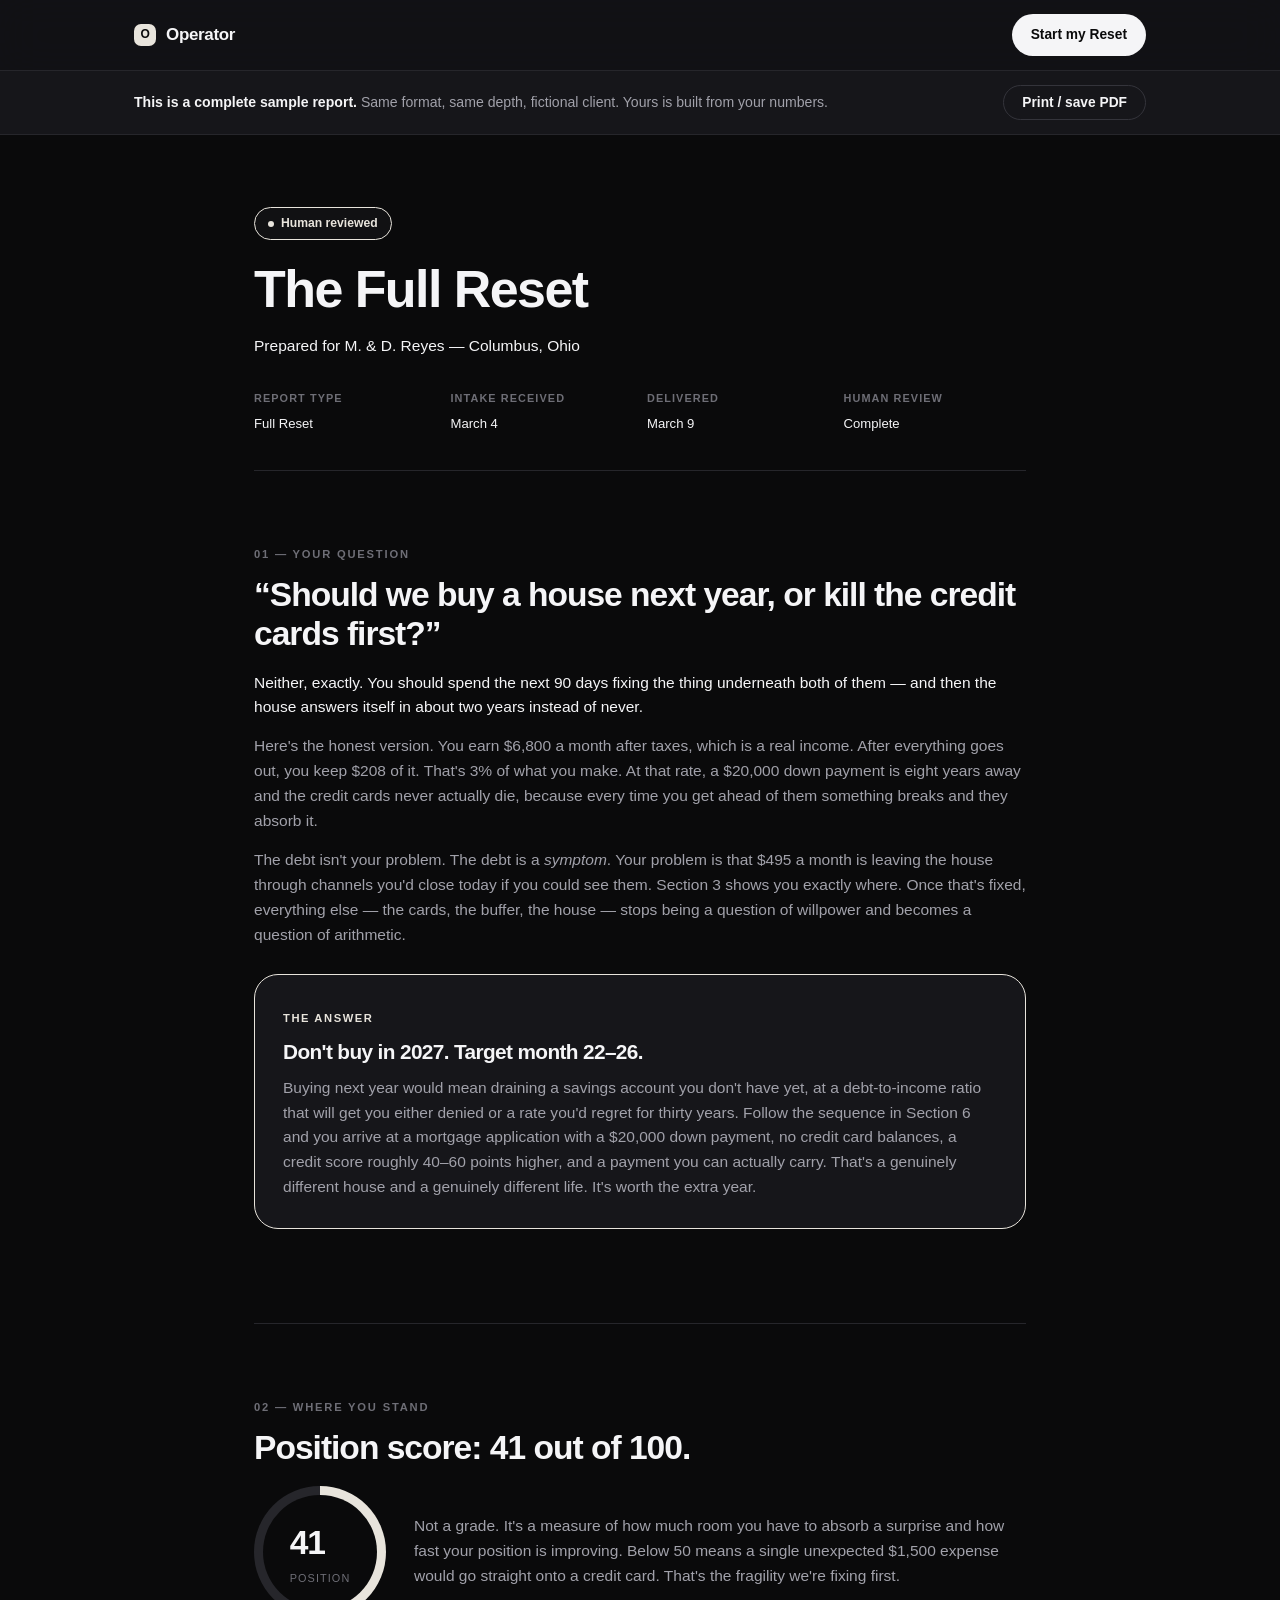
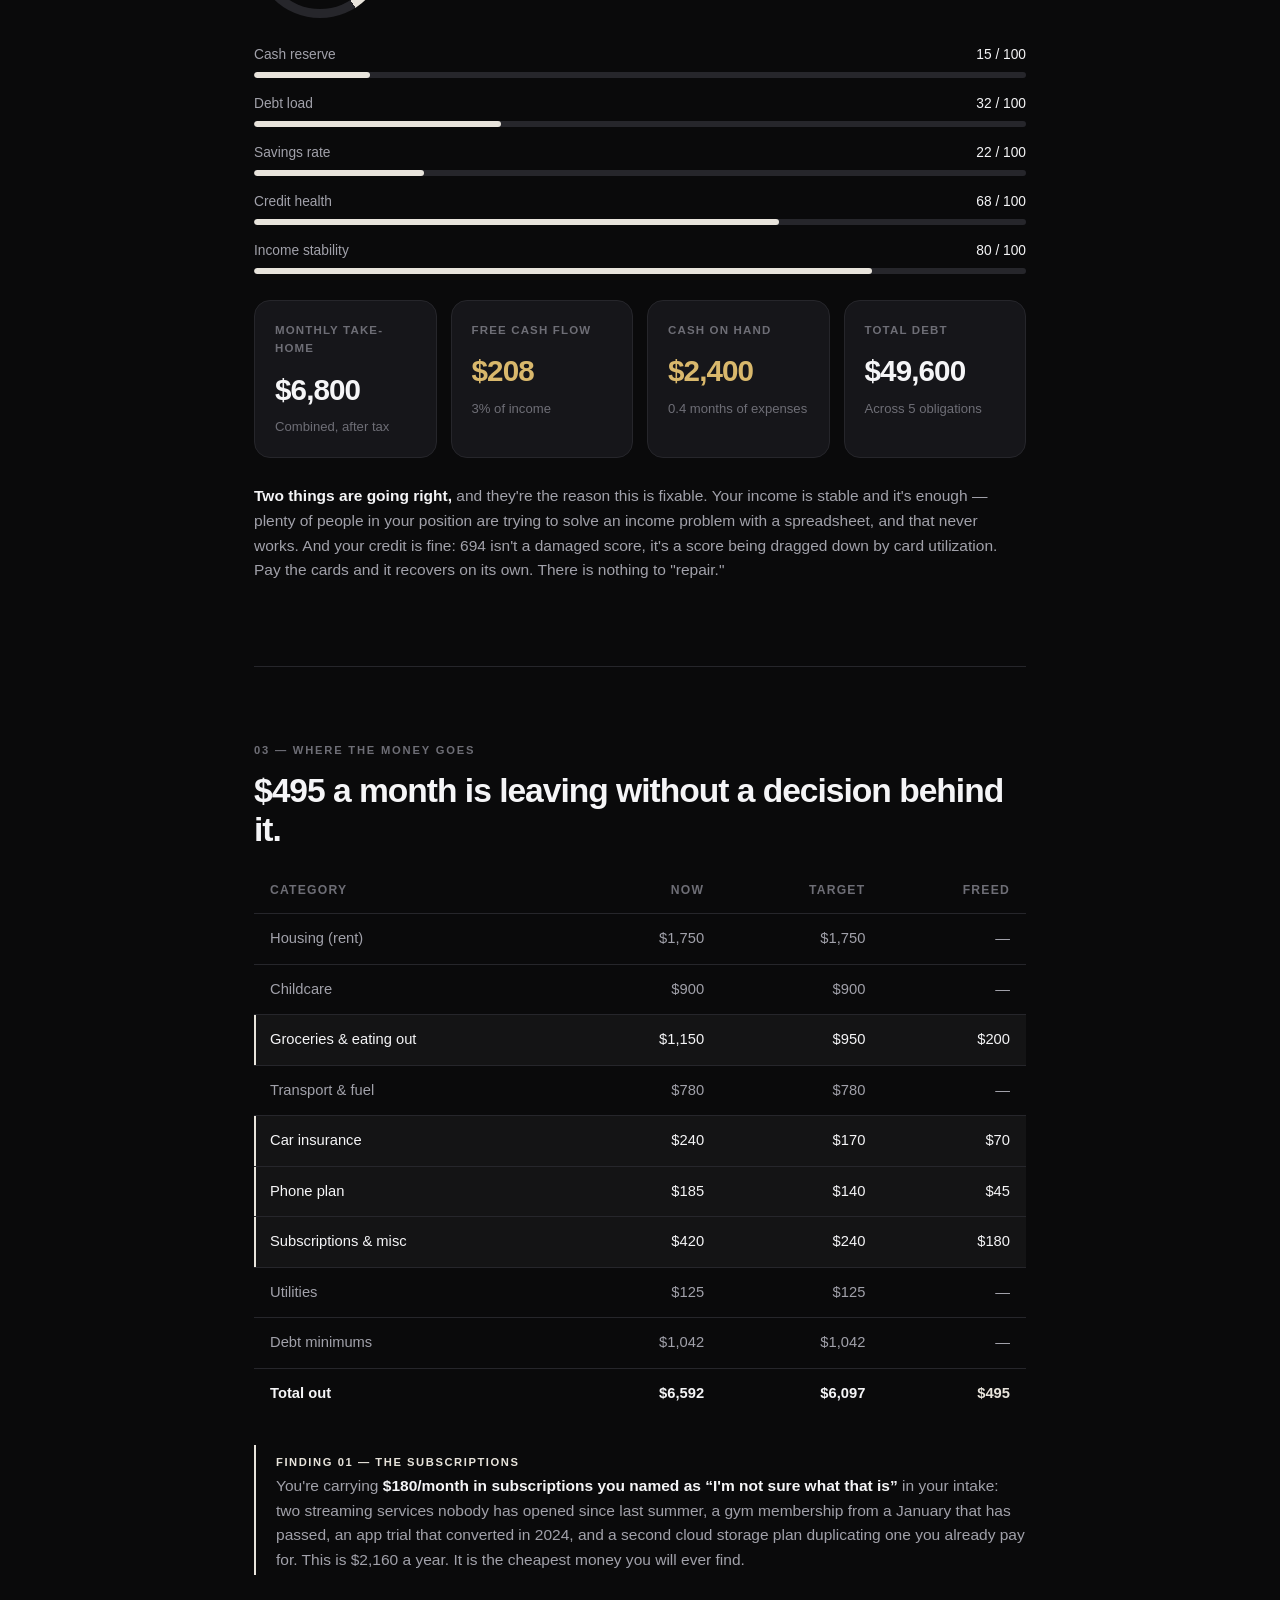
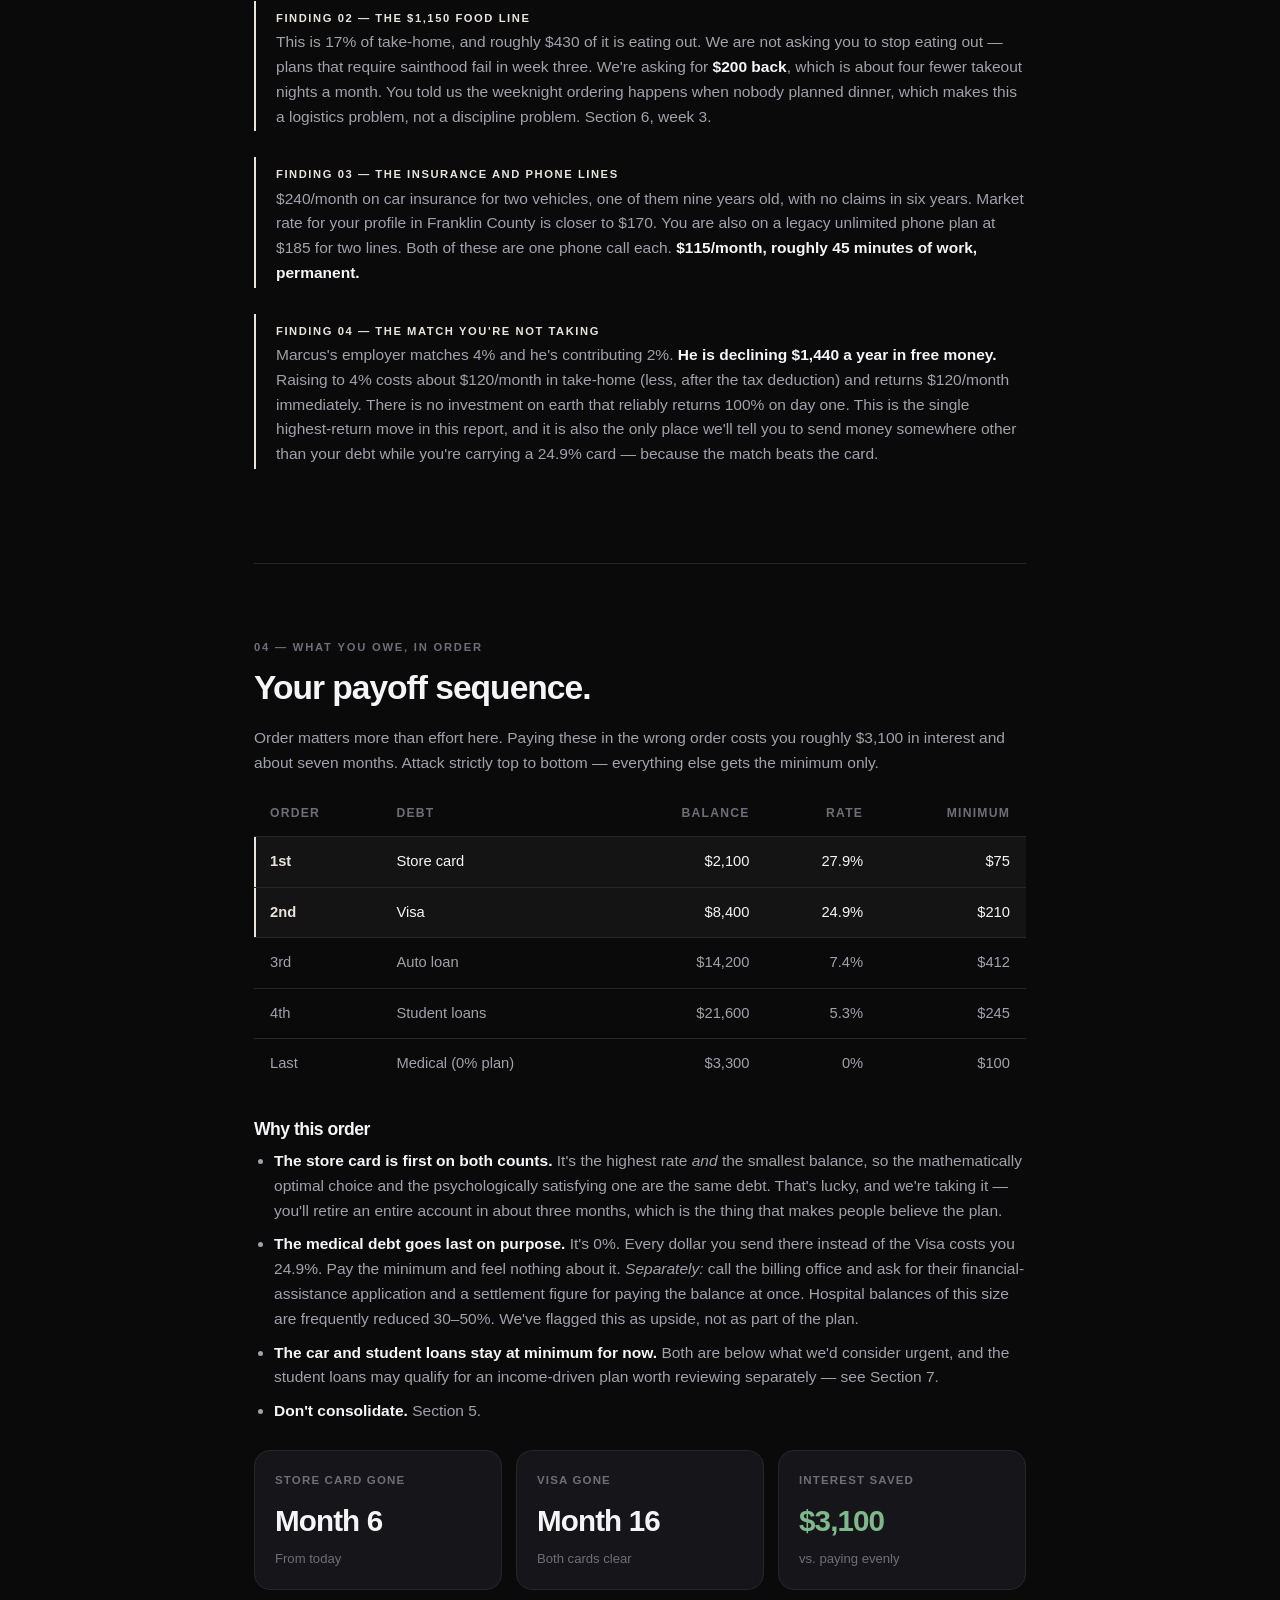
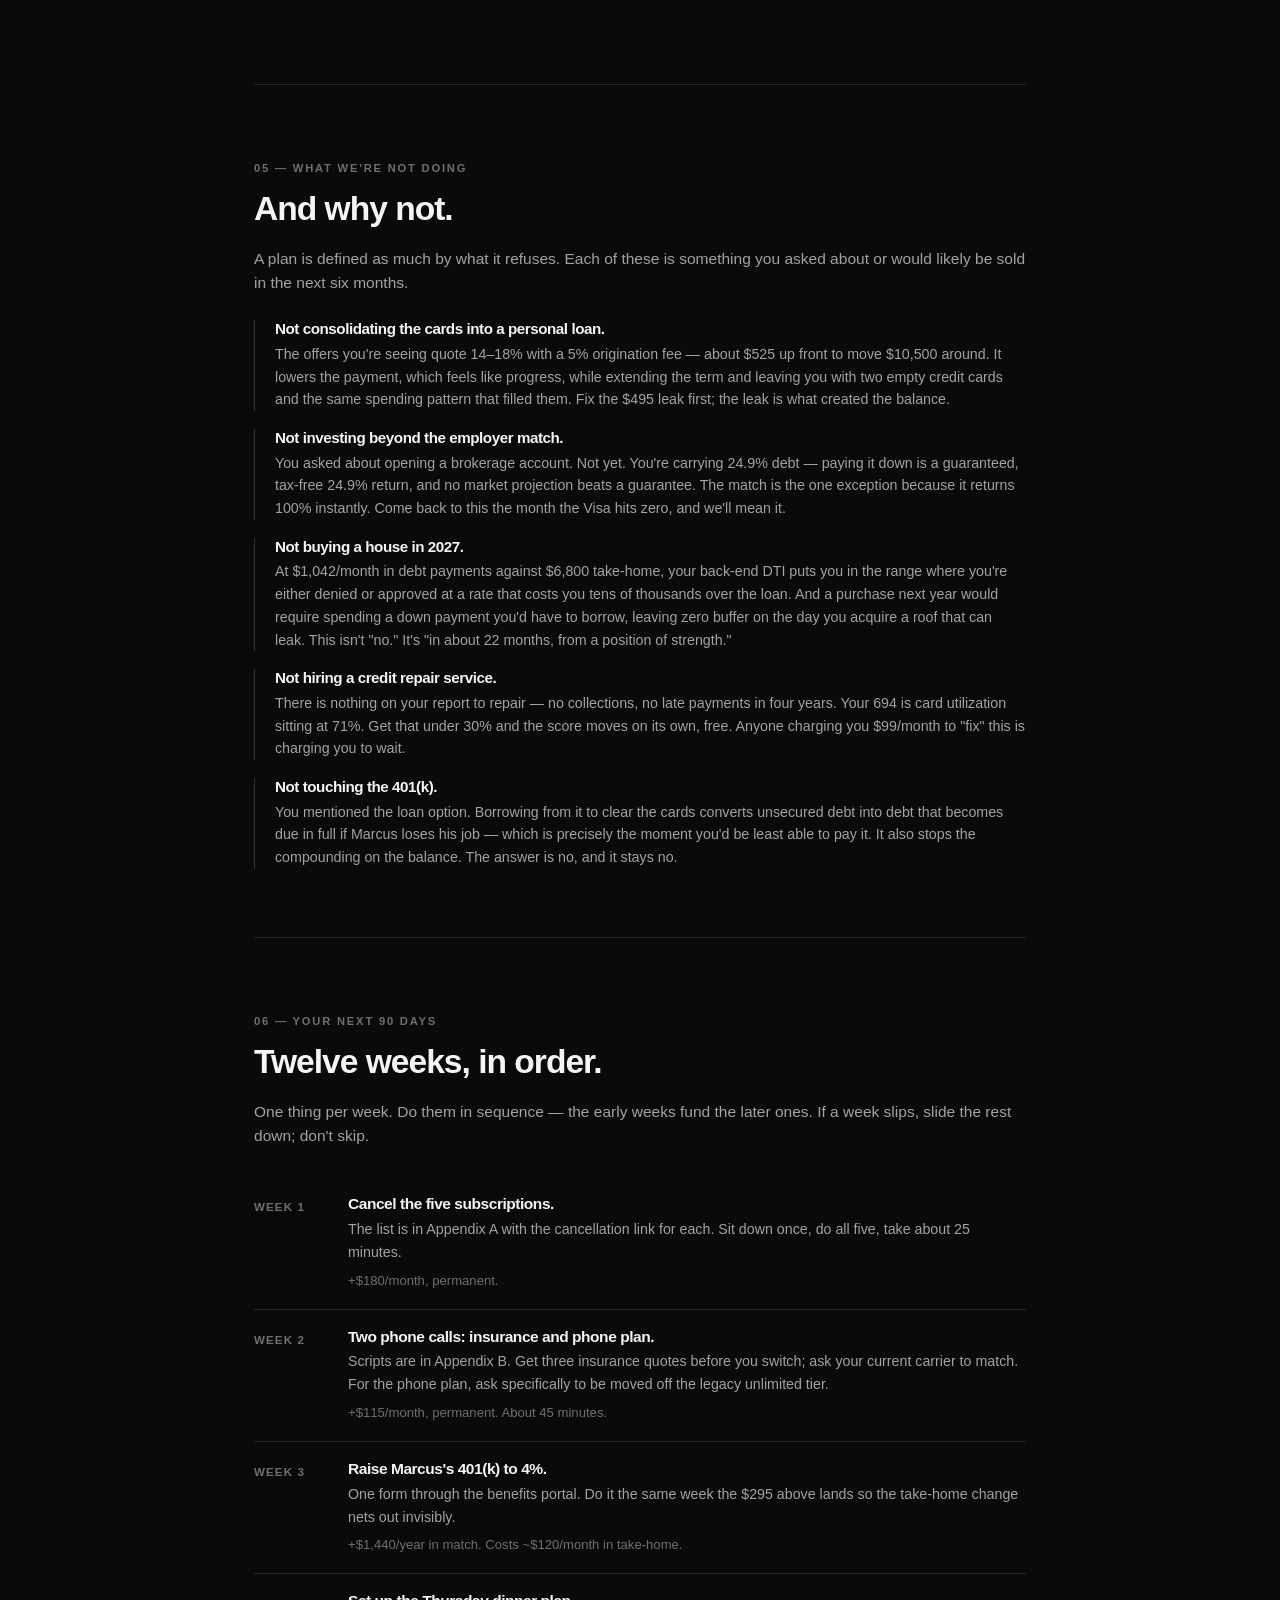
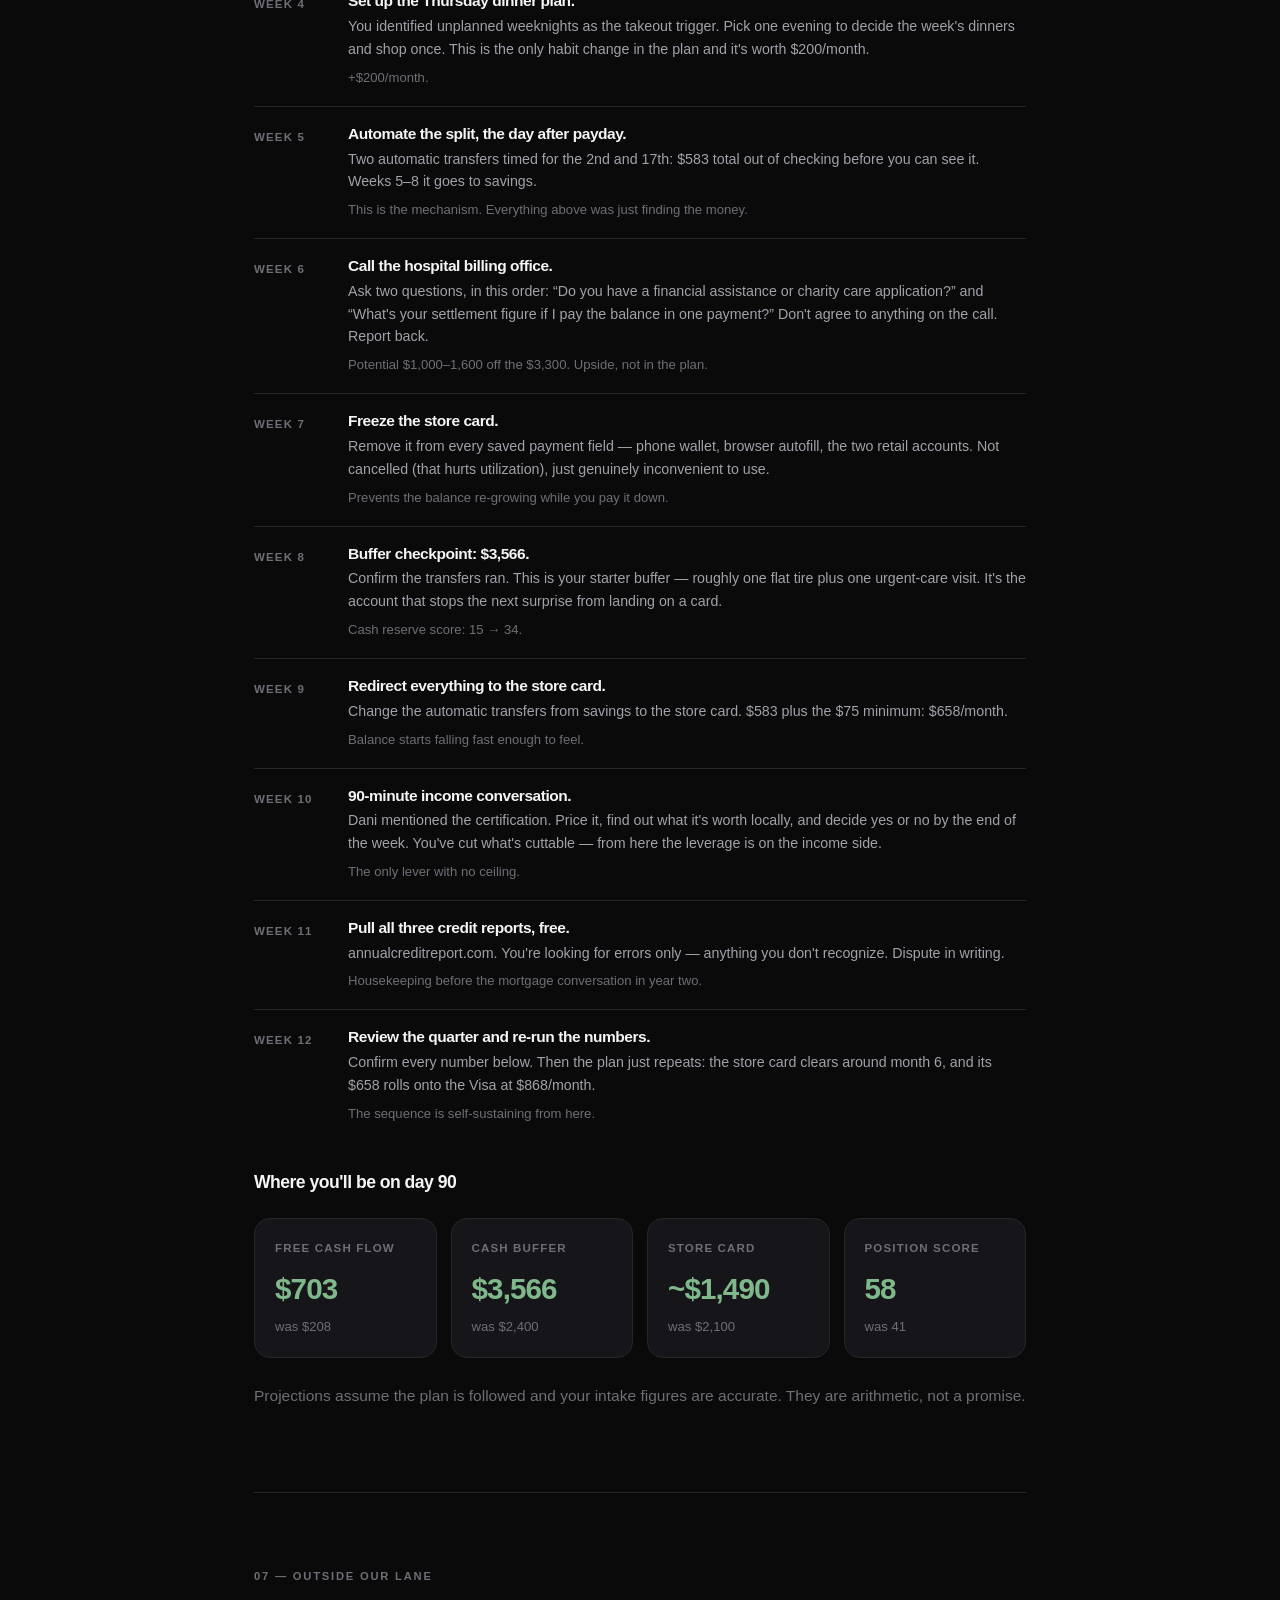
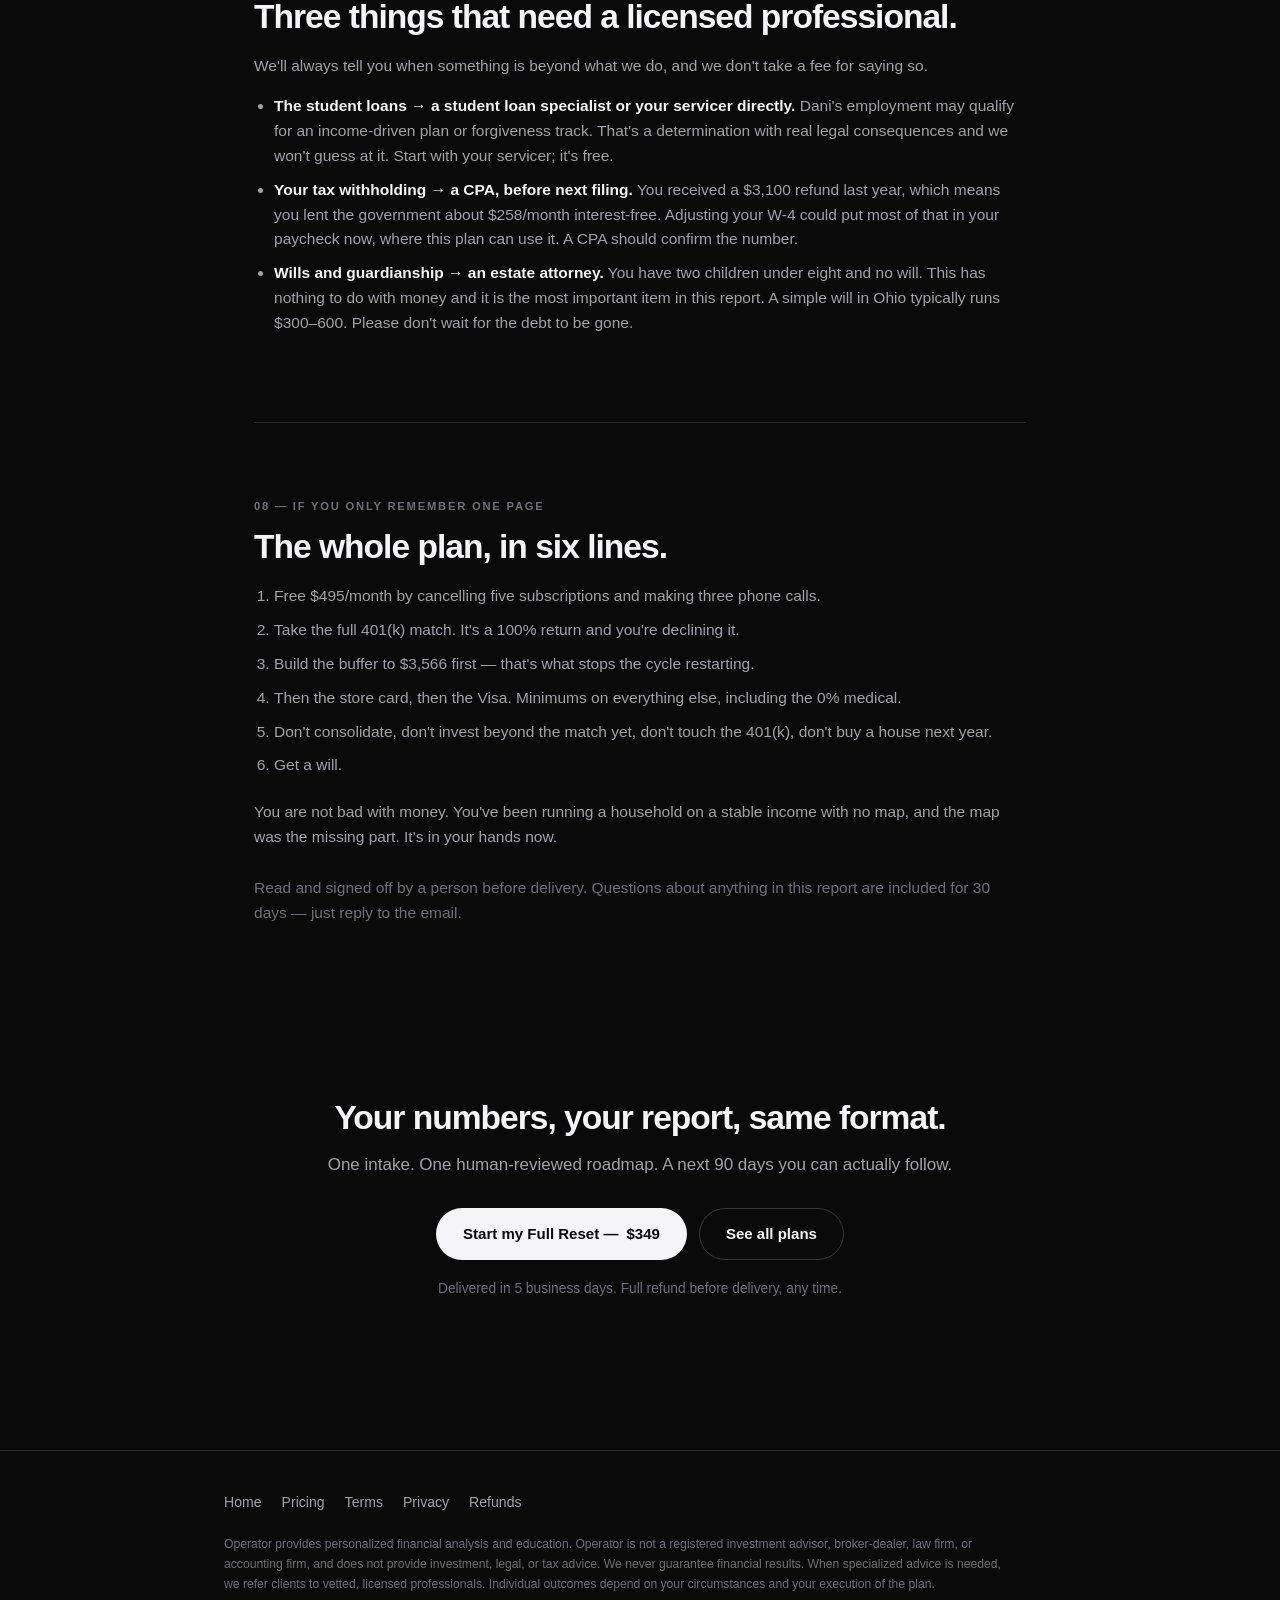
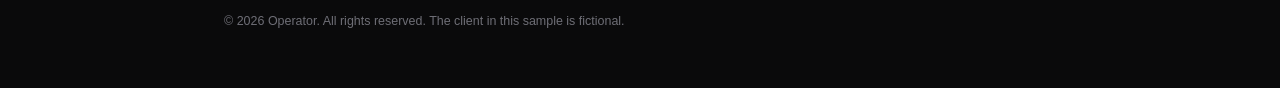
<file: sample-report.html>
<!DOCTYPE html>
<html lang="en">
<head>
<meta charset="UTF-8" />
<meta name="viewport" content="width=device-width, initial-scale=1.0" />
<title>Sample Report — Operator</title>
<meta name="description" content="A complete, real-format Operator report: position score, cash flow map, debt sequence, the answer to one big question, and a 90-day plan." />
<meta property="og:title" content="A full Operator report, start to finish" />
<meta property="og:description" content="Not a teaser. The whole thing — scores, sequence, and the exact 90 days." />
<link rel="stylesheet" href="assets/site.css" />
<script src="config.js"></script>
<!-- ---------------------------------------------------------------------
     THIS FILE IS TWO THINGS:
       1. Your best sales asset — a prospect reads it and knows what they get.
       2. Your FULFILLMENT TEMPLATE — copy it, replace the numbers and prose,
          print to PDF, send. Every client report starts as a copy of this.
     The client here is fictional. The numbers reconcile; keep it that way.
     --------------------------------------------------------------------- -->
<style>
  .banner { background: var(--bg-card); border-bottom: 1px solid var(--border); padding: 14px 0; }
  .banner-in { max-width: 1060px; margin: 0 auto; padding: 0 24px; display: flex; flex-wrap: wrap; gap: 14px; align-items: center; justify-content: space-between; }
  .banner p { font-size: 0.88rem; margin: 0; }

  .rpt { max-width: 820px; margin: 0 auto; padding: 0 24px; }
  .rpt-head { padding: clamp(40px,7vw,72px) 0 36px; border-bottom: 1px solid var(--border); }
  .meta-grid { display: grid; gap: 14px; grid-template-columns: repeat(auto-fit,minmax(150px,1fr)); margin-top: 32px; }
  .meta-grid div { font-size: 0.82rem; }
  .meta-grid dt { color: var(--text-tertiary); text-transform: uppercase; letter-spacing: 0.1em; font-size: 0.68rem; font-weight: 600; margin-bottom: 5px; }
  .meta-grid dd { color: var(--text); }

  .rpt section { padding: clamp(44px,7vw,68px) 0; border-bottom: 1px solid var(--border); }
  .rpt section:last-of-type { border-bottom: 0; }
  .sec-num { font-size: 0.7rem; letter-spacing: 0.16em; text-transform: uppercase; color: var(--text-tertiary); font-weight: 600; }
  .rpt h2 { margin: 10px 0 18px; }
  .rpt h3 { margin: 30px 0 10px; }
  .rpt p { margin-bottom: 15px; font-size: 0.97rem; }
  .rpt p strong, .rpt li strong { color: var(--text); }
  .rpt ul, .rpt ol { margin: 0 0 18px 20px; }
  .rpt li { color: var(--text-secondary); font-size: 0.97rem; margin-bottom: 9px; }
  .lede { font-size: 1.08rem; color: var(--text); line-height: 1.55; }

  .score-wrap { display: flex; gap: 28px; align-items: center; flex-wrap: wrap; }
  .ring { --v: 41; width: 132px; height: 132px; border-radius: 50%; flex-shrink: 0; display: grid; place-items: center; position: relative;
    background: conic-gradient(var(--accent) calc(var(--v)*1%), var(--border) 0); }
  .ring::after { content: ""; position: absolute; inset: 9px; border-radius: 50%; background: var(--bg); }
  .ring b { position: relative; z-index: 1; font-size: 2.1rem; font-weight: 650; letter-spacing: -0.03em; }
  .ring small { position: relative; z-index: 1; display: block; text-align: center; font-size: 0.68rem; color: var(--text-tertiary); letter-spacing: 0.1em; text-transform: uppercase; }

  .bars { display: grid; gap: 15px; margin-top: 26px; }
  .bar-row { display: grid; grid-template-columns: 1fr; gap: 6px; }
  .bar-top { display: flex; justify-content: space-between; font-size: 0.86rem; }
  .bar-top span:first-child { color: var(--text-secondary); }
  .bar-top span:last-child { color: var(--text); font-variant-numeric: tabular-nums; }
  .track { height: 6px; background: var(--border); border-radius: 3px; overflow: hidden; }
  .fill { height: 100%; background: var(--accent); border-radius: 3px; }
  .fill.dim { background: var(--text-tertiary); }

  .stat-grid { display: grid; gap: 14px; grid-template-columns: repeat(auto-fit,minmax(160px,1fr)); margin: 26px 0; }
  .stat { background: var(--bg-card); border: 1px solid var(--border); border-radius: var(--radius-md); padding: 20px; }
  .stat .k { font-size: 0.72rem; letter-spacing: 0.1em; text-transform: uppercase; color: var(--text-tertiary); font-weight: 600; }
  .stat .v { font-size: 1.85rem; font-weight: 650; letter-spacing: -0.03em; margin: 8px 0 3px; font-variant-numeric: tabular-nums; }
  .stat .s { font-size: 0.82rem; color: var(--text-tertiary); }
  .stat .v.good { color: var(--positive); }
  .stat .v.warn { color: var(--warn); }

  .finding { border-left: 2px solid var(--accent); padding: 2px 0 2px 20px; margin: 26px 0; }
  .finding .k { font-size: 0.7rem; letter-spacing: 0.14em; text-transform: uppercase; color: var(--accent); font-weight: 600; }
  .finding p:last-child { margin-bottom: 0; }

  .verdict { background: var(--bg-card); border: 1px solid var(--accent); border-radius: var(--radius-lg); padding: 28px; margin: 26px 0; }
  .verdict .k { font-size: 0.7rem; letter-spacing: 0.14em; text-transform: uppercase; color: var(--accent); font-weight: 600; }
  .verdict h3 { margin: 10px 0 12px; font-size: 1.3rem; }
  .verdict p:last-child { margin-bottom: 0; }

  td.n, th.n { text-align: right; font-variant-numeric: tabular-nums; }
  tr.target td { color: var(--text); background: rgba(232,228,220,0.045); }
  tr.target td:first-child { box-shadow: inset 2px 0 0 var(--accent); }

  .week { display: grid; grid-template-columns: 76px 1fr; gap: 18px; padding: 18px 0; border-bottom: 1px solid var(--border); }
  .week:last-child { border-bottom: 0; }
  .week-n { font-size: 0.72rem; letter-spacing: 0.1em; text-transform: uppercase; color: var(--text-tertiary); font-weight: 600; padding-top: 3px; }
  .week h4 { font-size: 0.97rem; font-weight: 600; margin-bottom: 5px; }
  .week p { font-size: 0.89rem; margin: 0; }
  .week .why { font-size: 0.82rem; color: var(--text-tertiary); margin-top: 6px; }

  .not { display: grid; gap: 18px; margin-top: 24px; }
  .not-item { padding-left: 20px; border-left: 1px solid var(--border-strong); }
  .not-item h4 { font-size: 0.95rem; margin-bottom: 5px; }
  .not-item p { font-size: 0.89rem; margin: 0; }

  .cta-block { text-align: center; padding: clamp(56px,9vw,90px) 0; }
</style>
</head>
<body>

<nav class="nav">
  <div class="nav-inner">
    <a class="logo" href="index.html"><span class="logo-mark">O</span> <span data-brand>Operator</span></a>
    <a href="#start" class="btn btn-primary btn-compact" data-checkout="fullReset">Start my Reset</a>
  </div>
</nav>

<div class="banner no-print">
  <div class="banner-in">
    <p><strong style="color:var(--text)">This is a complete sample report.</strong> Same format, same depth, fictional client. Yours is built from your numbers.</p>
    <button class="btn btn-secondary btn-compact" onclick="window.print()">Print / save PDF</button>
  </div>
</div>

<div class="rpt">

  <!-- ===================== COVER ===================== -->
  <div class="rpt-head">
    <span class="tag accent"><span class="dot"></span> Human reviewed</span>
    <h1 style="margin-top:20px">The Full Reset</h1>
    <p class="lede" style="margin-top:14px">Prepared for M. &amp; D. Reyes — Columbus, Ohio</p>
    <dl class="meta-grid">
      <div><dt>Report type</dt><dd>Full Reset</dd></div>
      <div><dt>Intake received</dt><dd>March 4</dd></div>
      <div><dt>Delivered</dt><dd>March 9</dd></div>
      <div><dt>Human review</dt><dd>Complete</dd></div>
    </dl>
  </div>

  <!-- ===================== 1. THE QUESTION ===================== -->
  <section>
    <span class="sec-num">01 — Your question</span>
    <h2>“Should we buy a house next year, or kill the credit cards first?”</h2>
    <p class="lede">Neither, exactly. You should spend the next 90 days fixing the thing underneath both of them — and then the house answers itself in about two years instead of never.</p>
    <p>Here's the honest version. You earn $6,800 a month after taxes, which is a real income. After everything goes out, you keep $208 of it. That's 3% of what you make. At that rate, a $20,000 down payment is eight years away and the credit cards never actually die, because every time you get ahead of them something breaks and they absorb it.</p>
    <p>The debt isn't your problem. The debt is a <em>symptom</em>. Your problem is that $495 a month is leaving the house through channels you'd close today if you could see them. Section 3 shows you exactly where. Once that's fixed, everything else — the cards, the buffer, the house — stops being a question of willpower and becomes a question of arithmetic.</p>
    <div class="verdict">
      <span class="k">The answer</span>
      <h3>Don't buy in 2027. Target month 22–26.</h3>
      <p>Buying next year would mean draining a savings account you don't have yet, at a debt-to-income ratio that will get you either denied or a rate you'd regret for thirty years. Follow the sequence in Section 6 and you arrive at a mortgage application with a $20,000 down payment, no credit card balances, a credit score roughly 40–60 points higher, and a payment you can actually carry. That's a genuinely different house and a genuinely different life. It's worth the extra year.</p>
    </div>
  </section>

  <!-- ===================== 2. POSITION ===================== -->
  <section>
    <span class="sec-num">02 — Where you stand</span>
    <h2>Position score: 41 out of 100.</h2>
    <div class="score-wrap">
      <div class="ring"><div><b>41</b><small>Position</small></div></div>
      <div style="flex:1; min-width:260px">
        <p style="margin:0">Not a grade. It's a measure of how much room you have to absorb a surprise and how fast your position is improving. Below 50 means a single unexpected $1,500 expense would go straight onto a credit card. That's the fragility we're fixing first.</p>
      </div>
    </div>
    <div class="bars">
      <div class="bar-row"><div class="bar-top"><span>Cash reserve</span><span>15 / 100</span></div><div class="track"><div class="fill" style="width:15%"></div></div></div>
      <div class="bar-row"><div class="bar-top"><span>Debt load</span><span>32 / 100</span></div><div class="track"><div class="fill" style="width:32%"></div></div></div>
      <div class="bar-row"><div class="bar-top"><span>Savings rate</span><span>22 / 100</span></div><div class="track"><div class="fill" style="width:22%"></div></div></div>
      <div class="bar-row"><div class="bar-top"><span>Credit health</span><span>68 / 100</span></div><div class="track"><div class="fill" style="width:68%"></div></div></div>
      <div class="bar-row"><div class="bar-top"><span>Income stability</span><span>80 / 100</span></div><div class="track"><div class="fill" style="width:80%"></div></div></div>
    </div>
    <div class="stat-grid">
      <div class="stat"><div class="k">Monthly take-home</div><div class="v">$6,800</div><div class="s">Combined, after tax</div></div>
      <div class="stat"><div class="k">Free cash flow</div><div class="v warn">$208</div><div class="s">3% of income</div></div>
      <div class="stat"><div class="k">Cash on hand</div><div class="v warn">$2,400</div><div class="s">0.4 months of expenses</div></div>
      <div class="stat"><div class="k">Total debt</div><div class="v">$49,600</div><div class="s">Across 5 obligations</div></div>
    </div>
    <p><strong>Two things are going right,</strong> and they're the reason this is fixable. Your income is stable and it's enough — plenty of people in your position are trying to solve an income problem with a spreadsheet, and that never works. And your credit is fine: 694 isn't a damaged score, it's a score being dragged down by card utilization. Pay the cards and it recovers on its own. There is nothing to "repair."</p>
  </section>

  <!-- ===================== 3. CASH FLOW ===================== -->
  <section>
    <span class="sec-num">03 — Where the money goes</span>
    <h2>$495 a month is leaving without a decision behind it.</h2>
    <div class="table-scroll">
      <table>
        <thead><tr><th>Category</th><th class="n">Now</th><th class="n">Target</th><th class="n">Freed</th></tr></thead>
        <tbody>
          <tr><td>Housing (rent)</td><td class="n">$1,750</td><td class="n">$1,750</td><td class="n">—</td></tr>
          <tr><td>Childcare</td><td class="n">$900</td><td class="n">$900</td><td class="n">—</td></tr>
          <tr class="target"><td>Groceries &amp; eating out</td><td class="n">$1,150</td><td class="n">$950</td><td class="n">$200</td></tr>
          <tr><td>Transport &amp; fuel</td><td class="n">$780</td><td class="n">$780</td><td class="n">—</td></tr>
          <tr class="target"><td>Car insurance</td><td class="n">$240</td><td class="n">$170</td><td class="n">$70</td></tr>
          <tr class="target"><td>Phone plan</td><td class="n">$185</td><td class="n">$140</td><td class="n">$45</td></tr>
          <tr class="target"><td>Subscriptions &amp; misc</td><td class="n">$420</td><td class="n">$240</td><td class="n">$180</td></tr>
          <tr><td>Utilities</td><td class="n">$125</td><td class="n">$125</td><td class="n">—</td></tr>
          <tr><td>Debt minimums</td><td class="n">$1,042</td><td class="n">$1,042</td><td class="n">—</td></tr>
          <tr><td><strong style="color:var(--text)">Total out</strong></td><td class="n"><strong style="color:var(--text)">$6,592</strong></td><td class="n"><strong style="color:var(--text)">$6,097</strong></td><td class="n"><strong style="color:var(--accent)">$495</strong></td></tr>
        </tbody>
      </table>
    </div>

    <div class="finding">
      <span class="k">Finding 01 — the subscriptions</span>
      <p>You're carrying <strong>$180/month in subscriptions you named as “I'm not sure what that is”</strong> in your intake: two streaming services nobody has opened since last summer, a gym membership from a January that has passed, an app trial that converted in 2024, and a second cloud storage plan duplicating one you already pay for. This is $2,160 a year. It is the cheapest money you will ever find.</p>
    </div>

    <div class="finding">
      <span class="k">Finding 02 — the $1,150 food line</span>
      <p>This is 17% of take-home, and roughly $430 of it is eating out. We are not asking you to stop eating out — plans that require sainthood fail in week three. We're asking for <strong>$200 back</strong>, which is about four fewer takeout nights a month. You told us the weeknight ordering happens when nobody planned dinner, which makes this a logistics problem, not a discipline problem. Section 6, week 3.</p>
    </div>

    <div class="finding">
      <span class="k">Finding 03 — the insurance and phone lines</span>
      <p>$240/month on car insurance for two vehicles, one of them nine years old, with no claims in six years. Market rate for your profile in Franklin County is closer to $170. You are also on a legacy unlimited phone plan at $185 for two lines. Both of these are one phone call each. <strong>$115/month, roughly 45 minutes of work, permanent.</strong></p>
    </div>

    <div class="finding">
      <span class="k">Finding 04 — the match you're not taking</span>
      <p>Marcus's employer matches 4% and he's contributing 2%. <strong>He is declining $1,440 a year in free money.</strong> Raising to 4% costs about $120/month in take-home (less, after the tax deduction) and returns $120/month immediately. There is no investment on earth that reliably returns 100% on day one. This is the single highest-return move in this report, and it is also the only place we'll tell you to send money somewhere other than your debt while you're carrying a 24.9% card — because the match beats the card.</p>
    </div>
  </section>

  <!-- ===================== 4. DEBT ===================== -->
  <section>
    <span class="sec-num">04 — What you owe, in order</span>
    <h2>Your payoff sequence.</h2>
    <p>Order matters more than effort here. Paying these in the wrong order costs you roughly $3,100 in interest and about seven months. Attack strictly top to bottom — everything else gets the minimum only.</p>
    <div class="table-scroll">
      <table>
        <thead><tr><th>Order</th><th>Debt</th><th class="n">Balance</th><th class="n">Rate</th><th class="n">Minimum</th></tr></thead>
        <tbody>
          <tr class="target"><td><strong style="color:var(--accent)">1st</strong></td><td>Store card</td><td class="n">$2,100</td><td class="n">27.9%</td><td class="n">$75</td></tr>
          <tr class="target"><td><strong style="color:var(--accent)">2nd</strong></td><td>Visa</td><td class="n">$8,400</td><td class="n">24.9%</td><td class="n">$210</td></tr>
          <tr><td>3rd</td><td>Auto loan</td><td class="n">$14,200</td><td class="n">7.4%</td><td class="n">$412</td></tr>
          <tr><td>4th</td><td>Student loans</td><td class="n">$21,600</td><td class="n">5.3%</td><td class="n">$245</td></tr>
          <tr><td>Last</td><td>Medical (0% plan)</td><td class="n">$3,300</td><td class="n">0%</td><td class="n">$100</td></tr>
        </tbody>
      </table>
    </div>
    <h3>Why this order</h3>
    <ul>
      <li><strong>The store card is first on both counts.</strong> It's the highest rate <em>and</em> the smallest balance, so the mathematically optimal choice and the psychologically satisfying one are the same debt. That's lucky, and we're taking it — you'll retire an entire account in about three months, which is the thing that makes people believe the plan.</li>
      <li><strong>The medical debt goes last on purpose.</strong> It's 0%. Every dollar you send there instead of the Visa costs you 24.9%. Pay the minimum and feel nothing about it. <em>Separately:</em> call the billing office and ask for their financial-assistance application and a settlement figure for paying the balance at once. Hospital balances of this size are frequently reduced 30–50%. We've flagged this as upside, not as part of the plan.</li>
      <li><strong>The car and student loans stay at minimum for now.</strong> Both are below what we'd consider urgent, and the student loans may qualify for an income-driven plan worth reviewing separately — see Section 7.</li>
      <li><strong>Don't consolidate.</strong> Section 5.</li>
    </ul>
    <div class="stat-grid">
      <div class="stat"><div class="k">Store card gone</div><div class="v">Month 6</div><div class="s">From today</div></div>
      <div class="stat"><div class="k">Visa gone</div><div class="v">Month 16</div><div class="s">Both cards clear</div></div>
      <div class="stat"><div class="k">Interest saved</div><div class="v good">$3,100</div><div class="s">vs. paying evenly</div></div>
    </div>
  </section>

  <!-- ===================== 5. NOT DOING ===================== -->
  <section>
    <span class="sec-num">05 — What we're not doing</span>
    <h2>And why not.</h2>
    <p>A plan is defined as much by what it refuses. Each of these is something you asked about or would likely be sold in the next six months.</p>
    <div class="not">
      <div class="not-item">
        <h4>Not consolidating the cards into a personal loan.</h4>
        <p>The offers you're seeing quote 14–18% with a 5% origination fee — about $525 up front to move $10,500 around. It lowers the payment, which feels like progress, while extending the term and leaving you with two empty credit cards and the same spending pattern that filled them. Fix the $495 leak first; the leak is what created the balance.</p>
      </div>
      <div class="not-item">
        <h4>Not investing beyond the employer match.</h4>
        <p>You asked about opening a brokerage account. Not yet. You're carrying 24.9% debt — paying it down is a guaranteed, tax-free 24.9% return, and no market projection beats a guarantee. The match is the one exception because it returns 100% instantly. Come back to this the month the Visa hits zero, and we'll mean it.</p>
      </div>
      <div class="not-item">
        <h4>Not buying a house in 2027.</h4>
        <p>At $1,042/month in debt payments against $6,800 take-home, your back-end DTI puts you in the range where you're either denied or approved at a rate that costs you tens of thousands over the loan. And a purchase next year would require spending a down payment you'd have to borrow, leaving zero buffer on the day you acquire a roof that can leak. This isn't "no." It's "in about 22 months, from a position of strength."</p>
      </div>
      <div class="not-item">
        <h4>Not hiring a credit repair service.</h4>
        <p>There is nothing on your report to repair — no collections, no late payments in four years. Your 694 is card utilization sitting at 71%. Get that under 30% and the score moves on its own, free. Anyone charging you $99/month to "fix" this is charging you to wait.</p>
      </div>
      <div class="not-item">
        <h4>Not touching the 401(k).</h4>
        <p>You mentioned the loan option. Borrowing from it to clear the cards converts unsecured debt into debt that becomes due in full if Marcus loses his job — which is precisely the moment you'd be least able to pay it. It also stops the compounding on the balance. The answer is no, and it stays no.</p>
      </div>
    </div>
  </section>

  <!-- ===================== 6. 90 DAYS ===================== -->
  <section>
    <span class="sec-num">06 — Your next 90 days</span>
    <h2>Twelve weeks, in order.</h2>
    <p>One thing per week. Do them in sequence — the early weeks fund the later ones. If a week slips, slide the rest down; don't skip.</p>
    <div style="margin-top:28px">
      <div class="week"><div class="week-n">Week 1</div><div><h4>Cancel the five subscriptions.</h4><p>The list is in Appendix A with the cancellation link for each. Sit down once, do all five, take about 25 minutes.</p><p class="why">+$180/month, permanent.</p></div></div>
      <div class="week"><div class="week-n">Week 2</div><div><h4>Two phone calls: insurance and phone plan.</h4><p>Scripts are in Appendix B. Get three insurance quotes before you switch; ask your current carrier to match. For the phone plan, ask specifically to be moved off the legacy unlimited tier.</p><p class="why">+$115/month, permanent. About 45 minutes.</p></div></div>
      <div class="week"><div class="week-n">Week 3</div><div><h4>Raise Marcus's 401(k) to 4%.</h4><p>One form through the benefits portal. Do it the same week the $295 above lands so the take-home change nets out invisibly.</p><p class="why">+$1,440/year in match. Costs ~$120/month in take-home.</p></div></div>
      <div class="week"><div class="week-n">Week 4</div><div><h4>Set up the Thursday dinner plan.</h4><p>You identified unplanned weeknights as the takeout trigger. Pick one evening to decide the week's dinners and shop once. This is the only habit change in the plan and it's worth $200/month.</p><p class="why">+$200/month.</p></div></div>
      <div class="week"><div class="week-n">Week 5</div><div><h4>Automate the split, the day after payday.</h4><p>Two automatic transfers timed for the 2nd and 17th: $583 total out of checking before you can see it. Weeks 5–8 it goes to savings.</p><p class="why">This is the mechanism. Everything above was just finding the money.</p></div></div>
      <div class="week"><div class="week-n">Week 6</div><div><h4>Call the hospital billing office.</h4><p>Ask two questions, in this order: “Do you have a financial assistance or charity care application?” and “What's your settlement figure if I pay the balance in one payment?” Don't agree to anything on the call. Report back.</p><p class="why">Potential $1,000–1,600 off the $3,300. Upside, not in the plan.</p></div></div>
      <div class="week"><div class="week-n">Week 7</div><div><h4>Freeze the store card.</h4><p>Remove it from every saved payment field — phone wallet, browser autofill, the two retail accounts. Not cancelled (that hurts utilization), just genuinely inconvenient to use.</p><p class="why">Prevents the balance re-growing while you pay it down.</p></div></div>
      <div class="week"><div class="week-n">Week 8</div><div><h4>Buffer checkpoint: $3,566.</h4><p>Confirm the transfers ran. This is your starter buffer — roughly one flat tire plus one urgent-care visit. It's the account that stops the next surprise from landing on a card.</p><p class="why">Cash reserve score: 15 → 34.</p></div></div>
      <div class="week"><div class="week-n">Week 9</div><div><h4>Redirect everything to the store card.</h4><p>Change the automatic transfers from savings to the store card. $583 plus the $75 minimum: $658/month.</p><p class="why">Balance starts falling fast enough to feel.</p></div></div>
      <div class="week"><div class="week-n">Week 10</div><div><h4>90-minute income conversation.</h4><p>Dani mentioned the certification. Price it, find out what it's worth locally, and decide yes or no by the end of the week. You've cut what's cuttable — from here the leverage is on the income side.</p><p class="why">The only lever with no ceiling.</p></div></div>
      <div class="week"><div class="week-n">Week 11</div><div><h4>Pull all three credit reports, free.</h4><p>annualcreditreport.com. You're looking for errors only — anything you don't recognize. Dispute in writing.</p><p class="why">Housekeeping before the mortgage conversation in year two.</p></div></div>
      <div class="week"><div class="week-n">Week 12</div><div><h4>Review the quarter and re-run the numbers.</h4><p>Confirm every number below. Then the plan just repeats: the store card clears around month 6, and its $658 rolls onto the Visa at $868/month.</p><p class="why">The sequence is self-sustaining from here.</p></div></div>
    </div>
    <h3>Where you'll be on day 90</h3>
    <div class="stat-grid">
      <div class="stat"><div class="k">Free cash flow</div><div class="v good">$703</div><div class="s">was $208</div></div>
      <div class="stat"><div class="k">Cash buffer</div><div class="v good">$3,566</div><div class="s">was $2,400</div></div>
      <div class="stat"><div class="k">Store card</div><div class="v good">~$1,490</div><div class="s">was $2,100</div></div>
      <div class="stat"><div class="k">Position score</div><div class="v good">58</div><div class="s">was 41</div></div>
    </div>
    <p class="muted">Projections assume the plan is followed and your intake figures are accurate. They are arithmetic, not a promise.</p>
  </section>

  <!-- ===================== 7. REFERRALS ===================== -->
  <section>
    <span class="sec-num">07 — Outside our lane</span>
    <h2>Three things that need a licensed professional.</h2>
    <p>We'll always tell you when something is beyond what we do, and we don't take a fee for saying so.</p>
    <ul>
      <li><strong>The student loans → a student loan specialist or your servicer directly.</strong> Dani's employment may qualify for an income-driven plan or forgiveness track. That's a determination with real legal consequences and we won't guess at it. Start with your servicer; it's free.</li>
      <li><strong>Your tax withholding → a CPA, before next filing.</strong> You received a $3,100 refund last year, which means you lent the government about $258/month interest-free. Adjusting your W-4 could put most of that in your paycheck now, where this plan can use it. A CPA should confirm the number.</li>
      <li><strong>Wills and guardianship → an estate attorney.</strong> You have two children under eight and no will. This has nothing to do with money and it is the most important item in this report. A simple will in Ohio typically runs $300–600. Please don't wait for the debt to be gone.</li>
    </ul>
  </section>

  <!-- ===================== 8. ONE PAGE ===================== -->
  <section>
    <span class="sec-num">08 — If you only remember one page</span>
    <h2>The whole plan, in six lines.</h2>
    <ol>
      <li>Free $495/month by cancelling five subscriptions and making three phone calls.</li>
      <li>Take the full 401(k) match. It's a 100% return and you're declining it.</li>
      <li>Build the buffer to $3,566 first — that's what stops the cycle restarting.</li>
      <li>Then the store card, then the Visa. Minimums on everything else, including the 0% medical.</li>
      <li>Don't consolidate, don't invest beyond the match yet, don't touch the 401(k), don't buy a house next year.</li>
      <li>Get a will.</li>
    </ol>
    <p style="margin-top:22px">You are not bad with money. You've been running a household on a stable income with no map, and the map was the missing part. It's in your hands now.</p>
    <p class="muted" style="margin-top:26px">Read and signed off by a person before delivery. Questions about anything in this report are included for 30 days — just reply to the email.</p>
  </section>

</div>

<!-- ===================== CTA ===================== -->
<div class="cta-block no-print" id="start">
  <div class="container narrow">
    <h2>Your numbers, your report, same format.</h2>
    <p style="margin-top:14px">One intake. One human-reviewed roadmap. A next 90 days you can actually follow.</p>
    <div style="display:flex; gap:12px; justify-content:center; flex-wrap:wrap; margin-top:30px">
      <a href="#" class="btn btn-primary" data-checkout="fullReset">Start my Full Reset — <span data-price="fullReset">$349</span></a>
      <a href="index.html#pricing" class="btn btn-secondary">See all plans</a>
    </div>
    <p class="muted" style="margin-top:18px">Delivered in <span data-turnaround="fullReset">5 business days</span>. Full refund before delivery, any time.</p>
  </div>
</div>

<footer class="no-print">
  <div class="container">
    <div class="foot-links">
      <a href="index.html">Home</a><a href="index.html#pricing">Pricing</a><a href="legal.html">Terms</a><a href="legal.html#privacy">Privacy</a><a href="legal.html#refunds">Refunds</a>
    </div>
    <p class="disclaimer" data-disclaimer></p>
    <p class="copyright">© <span data-year>2026</span> <span data-brand>Operator</span>. All rights reserved. The client in this sample is fictional.</p>
  </div>
</footer>

<script src="assets/site.js"></script>
</body>
</html>
</file>
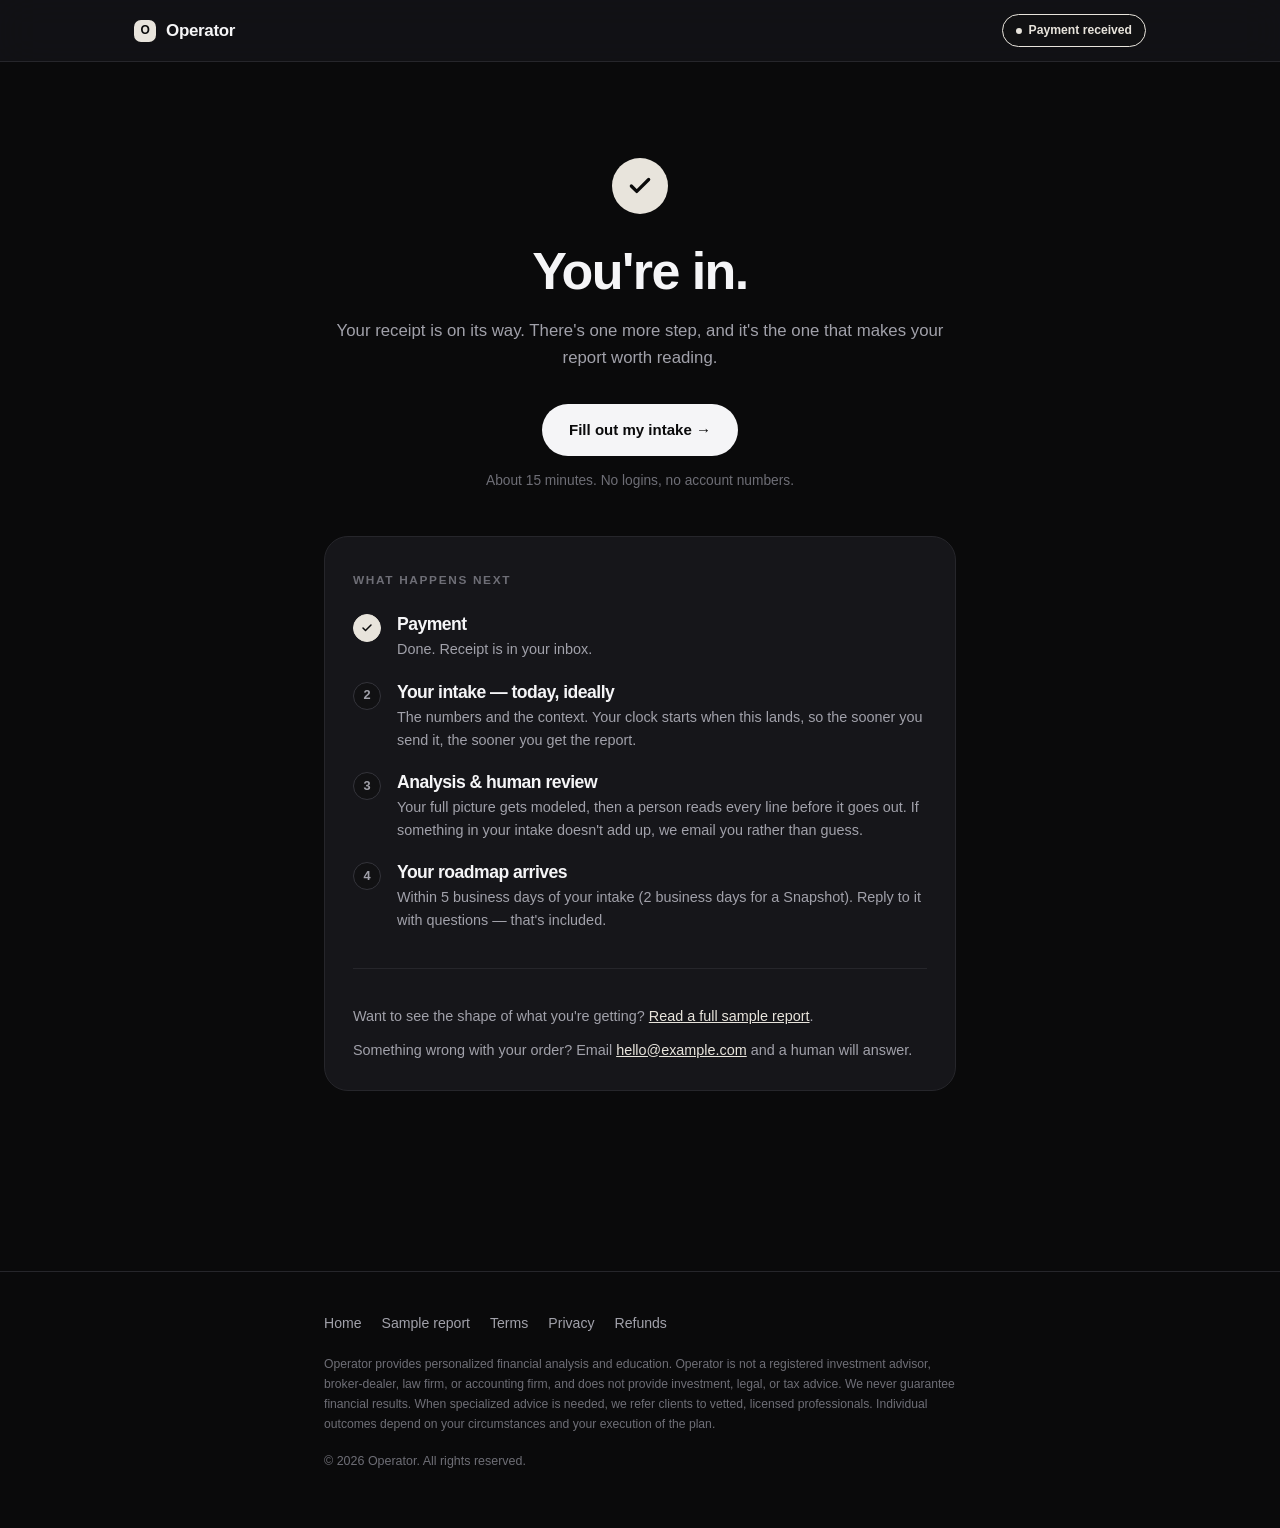
<file: thanks.html>
<!DOCTYPE html>
<html lang="en">
<head>
<meta charset="UTF-8" />
<meta name="viewport" content="width=device-width, initial-scale=1.0" />
<title>You're in — Operator</title>
<meta name="robots" content="noindex" />
<link rel="stylesheet" href="assets/site.css" />
<script src="config.js"></script>
<style>
  .hero-thanks { text-align: center; max-width: 620px; margin: 0 auto; }
  .seal { width: 56px; height: 56px; border-radius: 50%; background: var(--accent); color: var(--bg); display: grid; place-items: center; margin: 0 auto 28px; }
  .seal svg { width: 26px; height: 26px; }
  .next-card { margin-top: 44px; text-align: left; }
</style>
</head>
<body>

<nav class="nav">
  <div class="nav-inner">
    <a class="logo" href="index.html"><span class="logo-mark">O</span> <span data-brand>Operator</span></a>
    <span class="tag accent"><span class="dot"></span> Payment received</span>
  </div>
</nav>

<div class="page">
<div class="container narrow">

  <div class="hero-thanks">
    <div class="seal"><svg viewBox="0 0 24 24" fill="none" stroke="currentColor" stroke-width="3" stroke-linecap="round" stroke-linejoin="round"><polyline points="20 6 9 17 4 12"/></svg></div>
    <h1>You're in.</h1>
    <p style="margin-top:16px; font-size:1.05rem">Your receipt is on its way. There's one more step, and it's the one that makes your report worth reading.</p>
    <a href="intake.html" data-intake class="btn btn-primary" style="margin-top:32px">Fill out my intake →</a>
    <p class="muted" style="margin-top:14px">About 15 minutes. No logins, no account numbers.</p>
  </div>

  <div class="card next-card">
    <span class="eyebrow">What happens next</span>
    <div class="steps" style="margin-top:22px">
      <div class="step done">
        <div class="step-n"><svg viewBox="0 0 24 24" fill="none" stroke="currentColor" stroke-width="3" stroke-linecap="round" stroke-linejoin="round" style="width:12px;height:12px"><polyline points="20 6 9 17 4 12"/></svg></div>
        <div><h3>Payment</h3><p style="font-size:0.9rem; margin-top:4px">Done. Receipt is in your inbox.</p></div>
      </div>
      <div class="step">
        <div class="step-n">2</div>
        <div><h3>Your intake — today, ideally</h3><p style="font-size:0.9rem; margin-top:4px">The numbers and the context. Your clock starts when this lands, so the sooner you send it, the sooner you get the report.</p></div>
      </div>
      <div class="step">
        <div class="step-n">3</div>
        <div><h3>Analysis &amp; human review</h3><p style="font-size:0.9rem; margin-top:4px">Your full picture gets modeled, then a person reads every line before it goes out. If something in your intake doesn't add up, we email you rather than guess.</p></div>
      </div>
      <div class="step">
        <div class="step-n">4</div>
        <div><h3>Your roadmap arrives</h3><p style="font-size:0.9rem; margin-top:4px">Within <span data-turnaround="fullReset">5 business days</span> of your intake (<span data-turnaround="snapshot">2 business days</span> for a Snapshot). Reply to it with questions — that's included.</p></div>
      </div>
    </div>
    <hr class="divider" />
    <p style="font-size:0.9rem">Want to see the shape of what you're getting? <a href="sample-report.html" data-sample style="color:var(--accent)">Read a full sample report</a>.</p>
    <p style="font-size:0.9rem; margin-top:10px">Something wrong with your order? Email <a data-email href="#" style="color:var(--accent)"></a> and a human will answer.</p>
  </div>

</div>
</div>

<footer>
  <div class="container narrow">
    <div class="foot-links">
      <a href="index.html">Home</a><a href="sample-report.html">Sample report</a><a href="legal.html">Terms</a><a href="legal.html#privacy">Privacy</a><a href="legal.html#refunds">Refunds</a>
    </div>
    <p class="disclaimer" data-disclaimer></p>
    <p class="copyright">© <span data-year>2026</span> <span data-brand>Operator</span>. All rights reserved.</p>
  </div>
</footer>
<script src="assets/site.js"></script>
</body>
</html>
</file>
<file: assets/site.css>
/* ============================================================================
   OPERATOR — shared stylesheet for the sub-pages
   (index.html and mvp.html stay self-contained on purpose; these tokens are
   copied from them verbatim so every page reads as one product.)
   ========================================================================== */
:root {
  --bg: #0A0A0B;
  --bg-raised: #111113;
  --bg-card: #16161A;
  --border: #26262B;
  --border-strong: #34343B;
  --text: #F5F5F7;
  --text-secondary: #A1A1AA;
  --text-tertiary: #6E6E76;
  --accent: #E8E4DC;
  --positive: #7FB88A;
  --warn: #D9B86C;
  --radius-lg: 24px;
  --radius-md: 16px;
  --radius-sm: 10px;
  --radius-pill: 999px;
}
* { margin: 0; padding: 0; box-sizing: border-box; }
html { scroll-behavior: smooth; -webkit-text-size-adjust: 100%; }
body {
  background: var(--bg);
  color: var(--text);
  font-family: "Inter", -apple-system, BlinkMacSystemFont, "SF Pro Display", "Segoe UI", Roboto, sans-serif;
  font-size: 17px;
  line-height: 1.6;
  -webkit-font-smoothing: antialiased;
  overflow-x: hidden;
}
::selection { background: var(--accent); color: var(--bg); }
h1, h2, h3, h4 { font-weight: 600; letter-spacing: -0.03em; line-height: 1.15; }
h1 { font-size: clamp(2rem, 6vw, 3.25rem); }
h2 { font-size: clamp(1.5rem, 4vw, 2.1rem); }
h3 { font-size: 1.1rem; }
a { color: inherit; }
p { color: var(--text-secondary); }

.container { width: 100%; max-width: 880px; margin: 0 auto; padding: 0 24px; }
.container.narrow { max-width: 680px; }
.container.wide { max-width: 1060px; }

/* --- nav ------------------------------------------------------------------ */
.nav {
  position: sticky; top: 0; z-index: 50;
  background: rgba(22, 22, 26, 0.72);
  backdrop-filter: blur(20px); -webkit-backdrop-filter: blur(20px);
  border-bottom: 1px solid var(--border);
}
.nav-inner {
  max-width: 1060px; margin: 0 auto; padding: 14px 24px;
  display: flex; align-items: center; justify-content: space-between; gap: 16px;
}
.logo { display: flex; align-items: center; gap: 10px; font-weight: 600; letter-spacing: -0.02em; text-decoration: none; }
.logo-mark {
  width: 22px; height: 22px; border-radius: 7px;
  background: var(--accent); color: var(--bg);
  display: grid; place-items: center; font-size: 12px; font-weight: 700;
}

/* --- buttons -------------------------------------------------------------- */
.btn {
  display: inline-flex; align-items: center; justify-content: center; gap: 8px;
  padding: 13px 26px; border-radius: var(--radius-pill);
  font-size: 0.94rem; font-weight: 550; text-decoration: none;
  border: 1px solid transparent; cursor: pointer; font-family: inherit;
  transition: opacity 0.15s ease, transform 0.1s ease, background 0.15s ease;
}
.btn:active { transform: scale(0.98); }
.btn-primary { background: var(--text); color: var(--bg); }
.btn-primary:hover { opacity: 0.88; }
.btn-secondary { background: transparent; color: var(--text); border-color: var(--border-strong); }
.btn-secondary:hover { background: var(--bg-card); }
.btn-compact { padding: 9px 18px; font-size: 0.86rem; }
.btn:disabled { opacity: 0.45; cursor: not-allowed; }

/* --- surfaces ------------------------------------------------------------- */
.card {
  background: var(--bg-card); border: 1px solid var(--border);
  border-radius: var(--radius-lg); padding: 28px;
}
.card.flush { padding: 0; overflow: hidden; }
.eyebrow {
  display: inline-block; font-size: 0.74rem; font-weight: 600;
  letter-spacing: 0.14em; text-transform: uppercase; color: var(--text-tertiary);
}
.tag {
  display: inline-flex; align-items: center; gap: 7px;
  padding: 6px 13px; border-radius: var(--radius-pill);
  border: 1px solid var(--border-strong); background: var(--bg-raised);
  font-size: 0.76rem; font-weight: 550; color: var(--text-secondary);
}
.tag.accent { border-color: var(--accent); color: var(--accent); }
.tag .dot { width: 6px; height: 6px; border-radius: 50%; background: currentColor; }

.page { padding: clamp(48px, 9vw, 96px) 0 clamp(64px, 10vw, 120px); }
.stack { display: grid; gap: 18px; }
.stack-lg { display: grid; gap: 36px; }
.divider { height: 1px; background: var(--border); border: 0; margin: 36px 0; }
.muted { color: var(--text-tertiary); font-size: 0.86rem; }
.center { text-align: center; }

/* --- forms ---------------------------------------------------------------- */
label { display: block; font-size: 0.9rem; font-weight: 550; color: var(--text); margin-bottom: 7px; }
.hint { font-size: 0.82rem; color: var(--text-tertiary); margin: -2px 0 9px; line-height: 1.5; }
input[type="text"], input[type="email"], input[type="number"], input[type="tel"], select, textarea {
  width: 100%; padding: 13px 15px; font-family: inherit; font-size: 0.95rem;
  background: var(--bg-raised); color: var(--text);
  border: 1px solid var(--border-strong); border-radius: var(--radius-sm);
  transition: border-color 0.15s ease;
}
input:focus, select:focus, textarea:focus { outline: none; border-color: var(--accent); }
input::placeholder, textarea::placeholder { color: var(--text-tertiary); }
textarea { min-height: 96px; resize: vertical; line-height: 1.6; }
select { appearance: none; background-image: linear-gradient(45deg, transparent 50%, var(--text-tertiary) 50%), linear-gradient(135deg, var(--text-tertiary) 50%, transparent 50%); background-position: calc(100% - 19px) 21px, calc(100% - 14px) 21px; background-size: 5px 5px, 5px 5px; background-repeat: no-repeat; }
.field { margin-bottom: 20px; }
.field-row { display: grid; gap: 16px; }
@media (min-width: 620px) { .field-row.two { grid-template-columns: 1fr 1fr; } }
fieldset { border: 0; }
.choice { display: flex; align-items: flex-start; gap: 11px; padding: 12px 14px; border: 1px solid var(--border-strong); border-radius: var(--radius-sm); background: var(--bg-raised); cursor: pointer; margin-bottom: 9px; }
.choice:hover { border-color: var(--text-tertiary); }
.choice input { margin-top: 4px; accent-color: var(--accent); flex-shrink: 0; }
.choice span { font-size: 0.92rem; color: var(--text-secondary); }
.choice input:checked ~ span { color: var(--text); }

/* --- misc ----------------------------------------------------------------- */
.checklist { display: grid; gap: 13px; list-style: none; }
.checklist li { display: flex; gap: 12px; align-items: flex-start; font-size: 0.94rem; color: var(--text-secondary); }
.checklist svg { width: 15px; height: 15px; color: var(--accent); flex-shrink: 0; margin-top: 5px; }
.steps { counter-reset: s; display: grid; gap: 20px; }
.step { display: flex; gap: 16px; align-items: flex-start; }
.step-n {
  flex-shrink: 0; width: 28px; height: 28px; border-radius: 50%;
  border: 1px solid var(--border-strong); background: var(--bg-raised);
  display: grid; place-items: center; font-size: 0.8rem; font-weight: 600; color: var(--text-secondary);
}
.step.done .step-n { background: var(--accent); color: var(--bg); border-color: var(--accent); }

table { width: 100%; border-collapse: collapse; font-size: 0.92rem; }
th, td { text-align: left; padding: 13px 16px; border-bottom: 1px solid var(--border); }
th { font-size: 0.76rem; letter-spacing: 0.1em; text-transform: uppercase; color: var(--text-tertiary); font-weight: 600; }
td { color: var(--text-secondary); }
tr:last-child td { border-bottom: 0; }
.table-scroll { overflow-x: auto; -webkit-overflow-scrolling: touch; }

footer { border-top: 1px solid var(--border); padding: 40px 0 56px; margin-top: 60px; }
.foot-links { display: flex; flex-wrap: wrap; gap: 20px; font-size: 0.88rem; margin-bottom: 20px; }
.foot-links a { color: var(--text-secondary); text-decoration: none; }
.foot-links a:hover { color: var(--text); }
.disclaimer { font-size: 0.76rem; color: var(--text-tertiary); line-height: 1.65; max-width: 780px; }
.copyright { font-size: 0.78rem; color: var(--text-tertiary); margin-top: 18px; }

@media print {
  body { background: #fff; color: #111; }
  .nav, footer, .no-print { display: none !important; }
  .card { border-color: #ddd; background: #fff; page-break-inside: avoid; }
  p, td, .checklist li { color: #333; }
}
</file>
